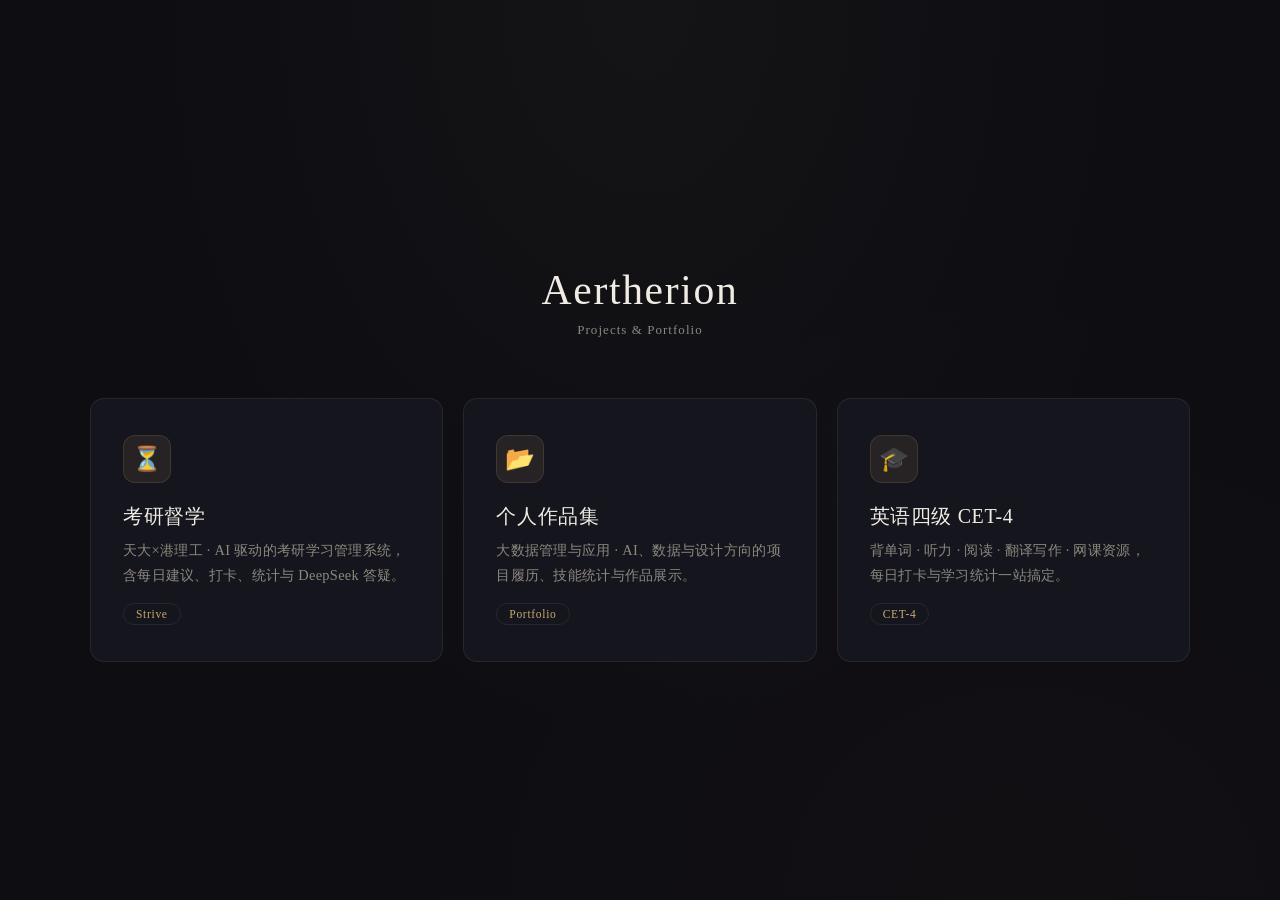
<file: index.html>
<!DOCTYPE html>
<html lang="zh-CN">
<head>
<meta charset="UTF-8">
<meta name="viewport" content="width=device-width, initial-scale=1.0, viewport-fit=cover">
<meta name="theme-color" content="#0d0d12">
<title>Aertherion · Projects</title>
<style>
:root {
  --ink: #f0ece4;
  --ink-dim: #8b887e;
  --paper: #0d0d12;
  --paper-lift: #15151d;
  --gold: #c9a96e;
  --gold-burn: #e8c97a;
  --line: rgba(240,236,228,0.08);
  --radius: 14px;
  --font: 'Georgia', 'Times New Roman', 'PingFang SC', 'Microsoft YaHei', 'Noto Serif SC', serif;
  --mono: 'SF Mono', 'Menlo', 'Monaco', 'Cascadia Code', monospace;
}
* { box-sizing: border-box; margin: 0; padding: 0; }

body {
  background: var(--paper);
  color: var(--ink);
  font-family: var(--font);
  min-height: 100vh;
  display: flex;
  flex-direction: column;
  align-items: center;
  justify-content: center;
  padding: 32px 24px;
  background-image:
    radial-gradient(ellipse at 50% 0%, rgba(201,169,110,0.04) 0%, transparent 60%),
    radial-gradient(ellipse at 80% 100%, rgba(177,85,51,0.03) 0%, transparent 50%);
  -webkit-tap-highlight-color: transparent;
}

.header {
  text-align: center;
  margin-bottom: 60px;
}
.header h1 {
  font-size: clamp(1.6rem, 5vw, 2.6rem);
  font-weight: 400;
  letter-spacing: 0.04em;
  color: var(--ink);
  margin-bottom: 8px;
}
.header .tagline {
  font-size: 13px;
  color: var(--ink-dim);
  letter-spacing: 0.08em;
}

.cards {
  display: grid;
  grid-template-columns: repeat(auto-fit, minmax(280px, 1fr));
  gap: 20px;
  width: min(1100px, 100%);
}

.card {
  position: relative;
  background: var(--paper-lift);
  border: 1px solid var(--line);
  border-radius: var(--radius);
  padding: 36px 32px;
  text-decoration: none;
  color: inherit;
  transition: all 0.32s cubic-bezier(0.22, 1, 0.36, 1);
  overflow: hidden;
  cursor: pointer;
  display: block;
}
.card::before {
  content: "";
  position: absolute;
  inset: 0;
  border-radius: inherit;
  background: radial-gradient(circle at 30% 20%, rgba(201,169,110,0.06), transparent 70%);
  opacity: 0;
  transition: opacity 0.4s ease;
}
.card:hover {
  transform: translateY(-4px);
  border-color: rgba(201,169,110,0.25);
  box-shadow: 0 24px 60px rgba(0,0,0,0.4);
}
.card:hover::before {
  opacity: 1;
}
.card:active {
  transform: scale(0.98);
}

.card-icon {
  width: 48px;
  height: 48px;
  display: flex;
  align-items: center;
  justify-content: center;
  border-radius: 12px;
  font-size: 1.5rem;
  margin-bottom: 20px;
  background: rgba(201,169,110,0.1);
  border: 1px solid rgba(201,169,110,0.15);
  transition: all 0.3s ease;
}
.card:hover .card-icon {
  background: rgba(201,169,110,0.18);
  border-color: rgba(201,169,110,0.35);
  transform: scale(1.05);
}

.card h2 {
  font-size: 1.25rem;
  font-weight: 400;
  letter-spacing: 0.03em;
  margin-bottom: 8px;
  color: var(--ink);
}
.card p {
  font-size: 0.9rem;
  color: var(--ink-dim);
  line-height: 1.7;
  letter-spacing: 0.02em;
}
.card .badge {
  display: inline-block;
  margin-top: 16px;
  padding: 4px 12px;
  border-radius: 999px;
  font-size: 0.72rem;
  letter-spacing: 0.06em;
  border: 1px solid var(--line);
  color: var(--gold);
  transition: all 0.3s ease;
}
.card:hover .badge {
  border-color: rgba(201,169,110,0.3);
  background: rgba(201,169,110,0.08);
}

@media (max-width: 620px) {
  body {
    justify-content: flex-start;
    padding-top: 60px;
  }
  .header {
    margin-bottom: 36px;
  }
  .cards {
    grid-template-columns: 1fr;
    width: 100%;
  }
  .card {
    padding: 28px 24px;
  }
}

@supports (padding: env(safe-area-inset-top)) {
  body {
    padding-top: calc(60px + env(safe-area-inset-top));
    padding-bottom: calc(32px + env(safe-area-inset-bottom));
  }
}

@media (prefers-reduced-motion: reduce) {
  .card, .card-icon, .card .badge {
    transition: none !important;
  }
}
</style>
</head>
<body>

<div class="header">
  <h1>Aertherion</h1>
  <p class="tagline">Projects &amp; Portfolio</p>
</div>

<div class="cards">
  <a class="card" href="./strive/">
    <div class="card-icon">⏳</div>
    <h2>考研督学</h2>
    <p>天大×港理工 · AI 驱动的考研学习管理系统，含每日建议、打卡、统计与 DeepSeek 答疑。</p>
    <span class="badge">Strive</span>
  </a>

  <a class="card" href="./portfolio/">
    <div class="card-icon">📂</div>
    <h2>个人作品集</h2>
    <p>大数据管理与应用 · AI、数据与设计方向的项目履历、技能统计与作品展示。</p>
    <span class="badge">Portfolio</span>
  </a>

  <a class="card" href="./cet4/">
    <div class="card-icon">🎓</div>
    <h2>英语四级 CET-4</h2>
    <p>背单词 · 听力 · 阅读 · 翻译写作 · 网课资源，每日打卡与学习统计一站搞定。</p>
    <span class="badge">CET-4</span>
  </a>
</div>

</body>
</html>
</file>
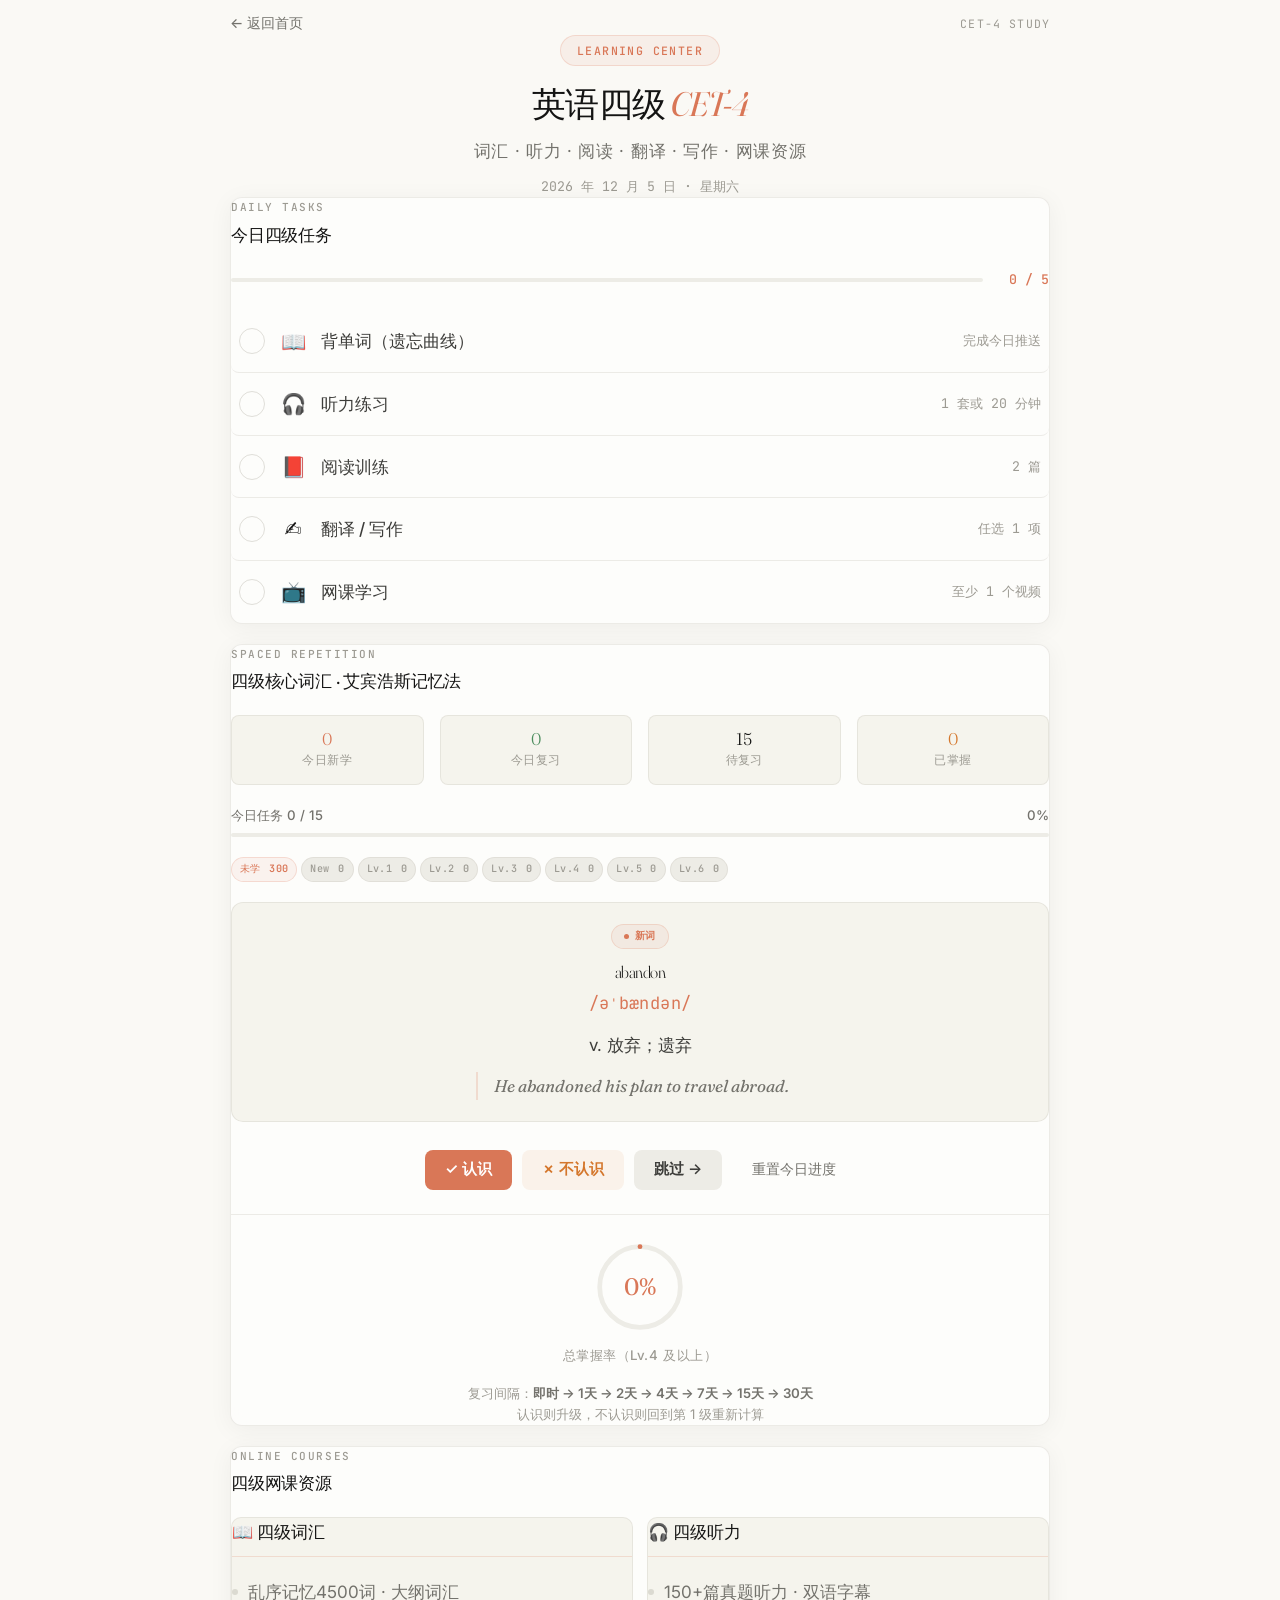
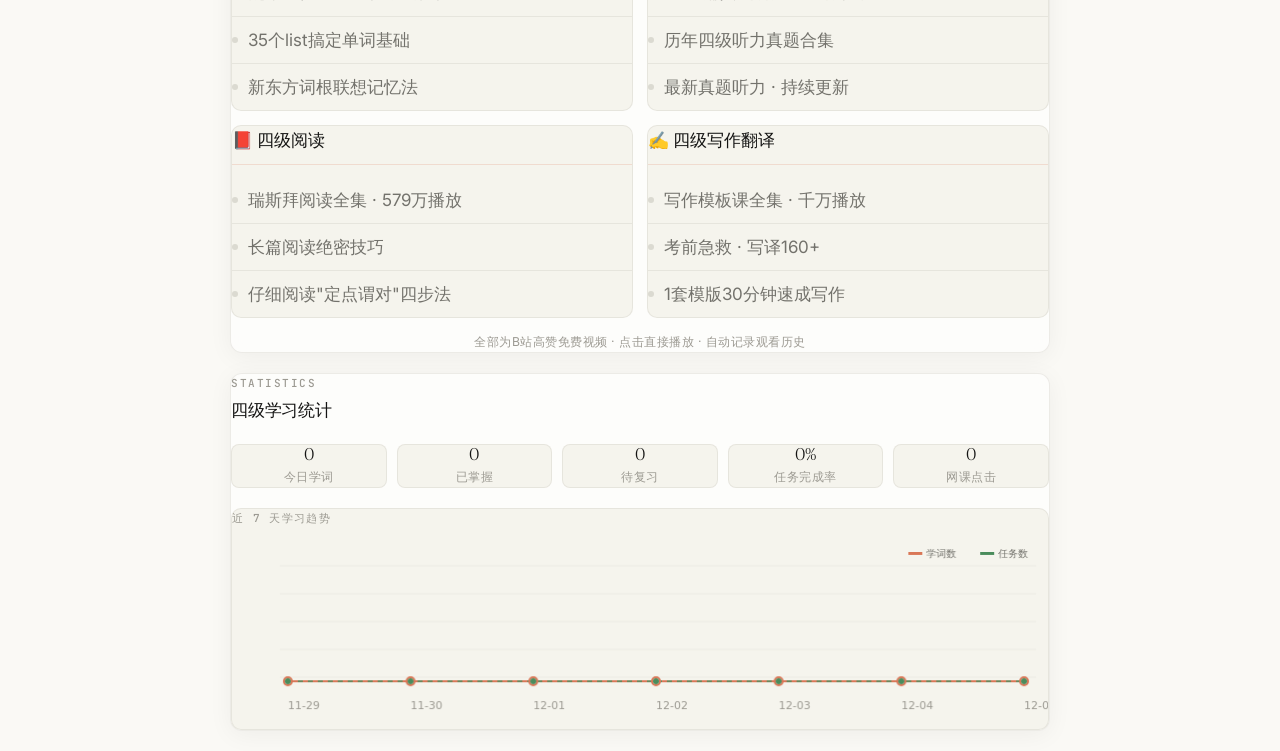
<file: cet4/index.html>
<!DOCTYPE html>
<html lang="zh-CN">
<head>
<meta charset="UTF-8">
<meta name="viewport" content="width=device-width, initial-scale=1.0, viewport-fit=cover">
<meta name="theme-color" content="#FAF9F5">
<meta name="color-scheme" content="light">
<title>英语四级 CET-4 · 学习中心</title>
<link rel="preconnect" href="https://fonts.googleapis.com">
<link rel="preconnect" href="https://fonts.gstatic.com" crossorigin>
<link href="https://fonts.googleapis.com/css2?family=Fraunces:ital,opsz,wght@0,9..144,300;0,9..144,400;0,9..144,500;0,9..144,600;1,9..144,400&family=Inter:wght@400;500;600&family=JetBrains+Mono:wght@400;500&display=swap" rel="stylesheet">
<style>
:root {
  --bg:#FAF9F5;--bg-warm:#F5F4ED;--bg-lift:#EDECE6;
  --surface:rgba(255,255,255,0.6);--ink:#141413;--ink-secondary:#3D3D3A;
  --ink-muted:#73726C;--ink-faint:#9C9A92;
  --accent:#d97757;--accent-hover:#c46849;
  --accent-light:rgba(217,119,87,0.08);--accent-border:rgba(217,119,87,0.2);
  --success:#4a8c5c;--success-light:rgba(74,140,92,0.08);
  --warn:#d4772c;--warn-light:rgba(212,119,44,0.08);
  --border:rgba(194,192,182,0.3);--border-strong:rgba(194,192,182,0.5);
  --radius-lg:12px;--radius:10px;--radius-sm:8px;--radius-xs:4px;--radius-pill:9999px;
  --shadow-card:0 4px 24px rgba(0,0,0,0.05);--shadow-hover:0 8px 32px rgba(0,0,0,0.08);
  --font-display:'Fraunces','Noto Serif SC','PingFang SC',Georgia,serif;
  --font-body:'Inter',-apple-system,'PingFang SC','Microsoft YaHei','Noto Sans SC',system-ui,sans-serif;
  --font-mono:'JetBrains Mono','SF Mono','Menlo',monospace;
  --ease:cubic-bezier(0.22,1,0.36,1);--duration:180ms;
}
*,*::before,*::after{box-sizing:border-box;margin:0;padding:0}
html{font-size:17px;-webkit-text-size-adjust:100%}
body{background:var(--bg);color:var(--ink);font-family:var(--font-body);font-size:1rem;line-height:1.65;min-height:100vh;-webkit-font-smoothing:antialiased}
.container{max-width:820px;margin:0 auto;padding:clamp(2rem,1.08rem+3.92vw,3.5rem) clamp(1.25rem,0.8rem+2vw,2.5rem) clamp(4rem,3rem+4vw,6rem)}
.topbar{display:flex;align-items:center;justify-content:space-between;padding:12px 0 0;margin-bottom:clamp(2rem,1.5rem+2vw,3.5rem)}
.topbar-back{font-size:.82rem;font-weight:500;color:var(--ink-muted);text-decoration:none;transition:color var(--duration) var(--ease)}
.topbar-back:hover{color:var(--accent)}
.topbar-label{font-family:var(--font-mono);font-size:.68rem;color:var(--ink-faint);letter-spacing:.1em;text-transform:uppercase}
.hero{text-align:center;padding:16px 0 clamp(2rem,1.5rem+2vw,3rem)}
.hero-badge{display:inline-block;font-family:var(--font-mono);font-size:.68rem;font-weight:500;letter-spacing:.12em;text-transform:uppercase;color:var(--accent);background:var(--accent-light);border:.5px solid var(--accent-border);padding:5px 16px;border-radius:var(--radius-pill);margin-bottom:20px}
.hero h1{font-family:var(--font-display);font-size:clamp(2.4rem,1.8rem+2.5vw,3.8rem);font-weight:300;letter-spacing:-0.025em;line-height:1.1;color:var(--ink);margin-bottom:14px;font-variation-settings:'opsz' 144}
.hero h1 em{font-style:italic;font-weight:400;color:var(--accent)}
.hero-sub{font-size:clamp(.95rem,.9rem+.2vw,1.1rem);color:var(--ink-muted);letter-spacing:.04em}
.hero-date{font-family:var(--font-mono);font-size:.78rem;color:var(--ink-faint);margin-top:10px}
.card{background:var(--surface);backdrop-filter:blur(8px);-webkit-backdrop-filter:blur(8px);border:.5px solid var(--border);border-radius:var(--radius-lg);padding:clamp(1.5rem,1.2rem+1.2vw,2.25rem);margin-bottom:20px;box-shadow:var(--shadow-card);transition:box-shadow var(--duration) ease-in-out;animation:cardIn .45s ease both}
.card:nth-child(1){animation-delay:.03s}.card:nth-child(2){animation-delay:.06s}.card:nth-child(3){animation-delay:.09s}.card:nth-child(4){animation-delay:.12s}.card:nth-child(5){animation-delay:.15s}
@keyframes cardIn{from{opacity:0;transform:translateY(12px)}to{opacity:1;transform:translateY(0)}}
.card:hover{box-shadow:var(--shadow-hover)}
.card-label{font-family:var(--font-mono);font-size:.65rem;font-weight:500;letter-spacing:.14em;text-transform:uppercase;color:var(--ink-faint);margin-bottom:4px}
.card-title{font-family:var(--font-display);font-size:clamp(1.3rem,1.15rem+.6vw,1.7rem);font-weight:400;color:var(--ink);letter-spacing:-.01em;margin-bottom:20px;font-variation-settings:'opsz' 48}
.task-progress{display:flex;align-items:center;gap:14px;margin-bottom:20px}
.task-progress-track{flex:1;height:4px;background:var(--bg-lift);border-radius:2px;overflow:hidden}
.task-progress-fill{height:100%;background:var(--accent);border-radius:2px;transition:width .5s var(--ease)}
.task-progress-text{font-family:var(--font-mono);font-size:.78rem;font-weight:500;color:var(--accent);min-width:52px;text-align:right;white-space:nowrap}
.task-row{display:flex;align-items:center;gap:14px;padding:14px 8px;border-bottom:.5px solid var(--border);cursor:pointer;transition:background var(--duration) var(--ease);border-radius:var(--radius-sm)}
.task-row:last-child{border-bottom:none}
.task-row:hover{background:rgba(245,244,237,.5)}
.task-row.done{opacity:.4}
.task-row.done .task-check{background:var(--accent);border-color:var(--accent);color:#fff}
.task-check{width:26px;height:26px;border-radius:50%;border:1.5px solid var(--border-strong);display:flex;align-items:center;justify-content:center;font-size:12px;flex-shrink:0;transition:all var(--duration) var(--ease)}
.task-icon{font-size:1.2rem;width:28px;text-align:center;flex-shrink:0}
.task-label{flex:1;font-size:clamp(.95rem,.9rem+.2vw,1.05rem);color:var(--ink-secondary);font-weight:500}
.task-target{font-size:.78rem;color:var(--ink-faint);font-family:var(--font-mono);white-space:nowrap}

/* ---- 单词卡 + 遗忘曲线 ---- */
.sr-summary{display:flex;gap:16px;margin-bottom:20px;flex-wrap:wrap}
.sr-stat{flex:1;min-width:80px;text-align:center;padding:14px 8px;background:var(--bg-warm);border:.5px solid var(--border);border-radius:var(--radius-sm)}
.sr-stat-num{font-family:var(--font-display);font-size:clamp(1.5rem,1.2rem+.8vw,2rem);font-weight:300;color:var(--ink);line-height:1;font-variation-settings:'opsz' 48}
.sr-stat-num.terra{color:var(--accent)}
.sr-stat-num.green{color:var(--success)}
.sr-stat-num.orange{color:var(--warn)}
.sr-stat-label{font-size:.68rem;font-weight:500;color:var(--ink-faint);letter-spacing:.04em;margin-top:4px}

.sr-progress{margin-bottom:20px}
.sr-progress-label{display:flex;justify-content:space-between;font-size:.78rem;color:var(--ink-muted);margin-bottom:6px;font-weight:500}
.sr-progress-track{height:4px;background:var(--bg-lift);border-radius:2px;overflow:hidden}
.sr-progress-fill{height:100%;background:var(--accent);border-radius:2px;transition:width .5s var(--ease)}

.sr-levels{display:flex;gap:4px;margin-bottom:20px;flex-wrap:wrap}
.sr-level-chip{font-family:var(--font-mono);font-size:.6rem;font-weight:500;letter-spacing:.04em;padding:3px 8px;border-radius:var(--radius-pill);background:var(--bg-lift);color:var(--ink-faint);border:.5px solid var(--border);white-space:nowrap}
.sr-level-chip.active{background:var(--accent-light);color:var(--accent);border-color:var(--accent-border)}
.sr-level-chip .chip-count{font-weight:600;margin-left:2px}

.vocab-wrapper{background:var(--bg-warm);border:.5px solid var(--border);border-radius:var(--radius-lg);padding:clamp(2rem,1.5rem+2vw,3rem) clamp(1.5rem,1rem+2vw,2.5rem);text-align:center;min-height:220px;display:flex;flex-direction:column;align-items:center;justify-content:center;position:relative;overflow:hidden;transition:box-shadow var(--duration) ease-in-out}
.vocab-wrapper:hover{box-shadow:var(--shadow-card)}
.vocab-badge{display:inline-flex;align-items:center;gap:6px;font-family:var(--font-mono);font-size:.6rem;font-weight:600;letter-spacing:.08em;text-transform:uppercase;color:var(--accent);background:var(--accent-light);border:.5px solid var(--accent-border);padding:3px 12px;border-radius:var(--radius-pill);margin-bottom:14px}
.vocab-badge .badge-dot{width:5px;height:5px;border-radius:50%;background:var(--accent)}
.vocab-word{font-family:var(--font-display);font-size:clamp(2.8rem,2.2rem+2.5vw,4rem);font-weight:300;color:var(--ink);letter-spacing:-.03em;line-height:1.05;margin-bottom:8px;font-variation-settings:'opsz' 144;transition:opacity .15s}
.vocab-phonetic{font-family:var(--font-mono);font-size:clamp(.85rem,.8rem+.2vw,1rem);color:var(--accent);margin-bottom:16px;letter-spacing:.02em}
.vocab-meaning{font-size:clamp(1.05rem,1rem+.2vw,1.2rem);color:var(--ink-secondary);margin-bottom:14px;line-height:1.5}
.vocab-example{font-family:var(--font-display);font-size:clamp(.9rem,.85rem+.2vw,1.05rem);font-style:italic;color:var(--ink-muted);line-height:1.6;max-width:440px;padding:0 16px;border-left:2px solid var(--accent-border);margin:0 auto;text-align:left}
.vocab-actions{display:flex;gap:10px;justify-content:center;flex-wrap:wrap;margin-top:28px}
.btn{padding:10px 20px;border-radius:var(--radius-sm);border:none;background:var(--bg-lift);color:var(--ink-secondary);font-size:.88rem;font-family:var(--font-body);font-weight:600;cursor:pointer;transition:box-shadow var(--duration) ease-in-out,background var(--duration) ease-in-out,color var(--duration) ease-in-out;white-space:nowrap;user-select:none;-webkit-user-select:none;min-height:40px}
.btn:hover{background:var(--bg-warm);color:var(--ink)}
.btn:active{transform:scale(.98)}
.btn-primary{background:var(--ink);color:var(--bg)}
.btn-primary:hover{background:#2a2a27;color:var(--bg);box-shadow:0 2px 8px rgba(0,0,0,.12)}
.btn-ghost{background:transparent;color:var(--ink-muted);font-size:.82rem;font-weight:500}
.btn-ghost:hover{background:var(--accent-light);color:var(--accent)}
.btn-success{background:var(--accent);color:#fff}
.btn-success:hover{background:var(--accent-hover);color:#fff;box-shadow:0 2px 12px rgba(217,119,87,.2)}
.btn-warn{background:var(--warn-light);color:var(--warn)}
.btn-warn:hover{background:rgba(212,119,44,.15);color:var(--warn)}

.vocab-mastery{text-align:center;margin-top:24px;padding-top:24px;border-top:.5px solid var(--border)}
.mastery-ring{width:96px;height:96px;margin:0 auto 10px;position:relative}
.mastery-ring svg{width:100%;height:100%;transform:rotate(-90deg)}
.mastery-ring-bg{fill:none;stroke:var(--bg-lift);stroke-width:5}
.mastery-ring-fill{fill:none;stroke:var(--accent);stroke-width:5;stroke-linecap:round;transition:stroke-dashoffset .8s var(--ease)}
.mastery-ring-text{position:absolute;inset:0;display:flex;align-items:center;justify-content:center;font-family:var(--font-display);font-size:1.4rem;font-weight:400;color:var(--accent)}
.mastery-label{font-size:.78rem;font-weight:500;color:var(--ink-faint);letter-spacing:.04em}

.sr-hint{text-align:center;margin-top:16px;font-size:.78rem;color:var(--ink-faint);line-height:1.6}
.sr-hint strong{color:var(--ink-muted);font-weight:600}

/* ---- 网课 ---- */
.course-grid{display:grid;grid-template-columns:1fr 1fr;gap:14px}
.course-cat{background:var(--bg-warm);border:.5px solid var(--border);border-radius:var(--radius);padding:clamp(1.2rem,1rem+.8vw,1.6rem);transition:box-shadow var(--duration) ease-in-out}
.course-cat:hover{box-shadow:var(--shadow-card)}
.course-cat-title{font-family:var(--font-display);font-size:clamp(.95rem,.9rem+.2vw,1.1rem);font-weight:400;color:var(--ink);margin-bottom:12px;padding-bottom:10px;border-bottom:1px solid var(--accent-border);font-variation-settings:'opsz' 24}
.course-link{display:flex;align-items:center;gap:10px;padding:9px 0;font-size:clamp(.85rem,.82rem+.12vw,.95rem);color:var(--ink-muted);text-decoration:none;border-bottom:.5px solid var(--border);transition:color var(--duration) ease-in-out;cursor:pointer}
.course-link:last-child{border-bottom:none}
.course-link:hover{color:var(--accent)}
.course-dot{width:6px;height:6px;border-radius:50%;background:var(--border-strong);flex-shrink:0;transition:background var(--duration) ease-in-out}
.course-link:hover .course-dot{background:var(--accent)}
.course-views{font-size:.68rem;color:var(--ink-faint);margin-left:auto;font-family:var(--font-mono);white-space:nowrap}
.course-footer{text-align:center;margin-top:14px;font-size:.72rem;color:var(--ink-faint);letter-spacing:.04em}

/* ---- 统计 ---- */
.stat-grid{display:grid;grid-template-columns:repeat(5,1fr);gap:10px;margin-bottom:20px}
.stat-item{background:var(--bg-warm);border:.5px solid var(--border);border-radius:var(--radius-sm);padding:clamp(1rem,.8rem+.8vw,1.4rem) 10px;text-align:center;transition:box-shadow var(--duration) ease-in-out}
.stat-item:hover{box-shadow:var(--shadow-card)}
.stat-num{font-family:var(--font-display);font-size:clamp(1.4rem,1.2rem+.8vw,2rem);font-weight:300;color:var(--ink);line-height:1;font-variation-settings:'opsz' 48}
.stat-label{font-size:.68rem;font-weight:500;color:var(--ink-faint);letter-spacing:.04em;margin-top:6px}
.chart-box{background:var(--bg-warm);border:.5px solid var(--border);border-radius:var(--radius);padding:clamp(1.2rem,1rem+.8vw,1.6rem)}
.chart-title{font-family:var(--font-mono);font-size:.65rem;font-weight:500;letter-spacing:.12em;text-transform:uppercase;color:var(--ink-faint);margin-bottom:14px}
.chart-box canvas{width:100%!important;height:auto!important}

.toast{position:fixed;top:24px;left:50%;transform:translateX(-50%);background:var(--ink);color:var(--bg);padding:10px 24px;border-radius:var(--radius-pill);font-size:.82rem;font-weight:500;z-index:999;animation:toastAnim 2.2s forwards;pointer-events:none}
@keyframes toastAnim{0%{opacity:0;transform:translateX(-50%) translateY(-8px)}12%{opacity:1;transform:translateX(-50%) translateY(0)}80%{opacity:1}100%{opacity:0;transform:translateX(-50%) translateY(-4px)}}

@media(max-width:640px){html{font-size:16px}.topbar{margin-bottom:28px}.hero{padding:8px 0 28px}.course-grid{grid-template-columns:1fr}.stat-grid{grid-template-columns:repeat(3,1fr)}.btn{padding:9px 16px;font-size:.82rem;min-height:44px}.task-row{min-height:48px}.course-link{min-height:44px}.sr-summary{gap:8px}.sr-levels{gap:3px}}
@media(pointer:coarse){.btn{min-height:44px}.task-row{min-height:48px}.course-link{min-height:44px}.card:hover{box-shadow:var(--shadow-card)}}
@media(prefers-reduced-motion:reduce){*,*::before,*::after{animation-duration:.01ms!important;transition-duration:.01ms!important}}
@media print{body{background:#fff}.topbar,.btn,.vocab-actions{display:none}.card{box-shadow:none;border:1px solid #ddd;break-inside:avoid}}
::-webkit-scrollbar{width:6px}::-webkit-scrollbar-track{background:transparent}::-webkit-scrollbar-thumb{background:rgba(194,192,182,.4);border-radius:3px}
</style>
</head>
<body>
<div class="container">
  <nav class="topbar"><a class="topbar-back" href="../">← 返回首页</a><span class="topbar-label">CET-4 Study</span></nav>
  <header class="hero">
    <div class="hero-badge">Learning Center</div>
    <h1>英语四级 <em>CET-4</em></h1>
    <div class="hero-sub">词汇 · 听力 · 阅读 · 翻译 · 写作 · 网课资源</div>
    <div class="hero-date" id="hero-date"></div>
  </header>

  <!-- 今日任务 -->
  <div class="card">
    <div class="card-label">Daily Tasks</div>
    <div class="card-title">今日四级任务</div>
    <div class="task-progress"><div class="task-progress-track"><div class="task-progress-fill" id="task-progress-fill" style="width:0%"></div></div><div class="task-progress-text" id="task-progress-text">0 / 5</div></div>
    <div id="task-checklist"></div>
  </div>

  <!-- 背单词 · 遗忘曲线 -->
  <div class="card">
    <div class="card-label">Spaced Repetition</div>
    <div class="card-title">四级核心词汇 · 艾宾浩斯记忆法</div>

    <!-- 每日统计 -->
    <div class="sr-summary">
      <div class="sr-stat"><div class="sr-stat-num terra" id="sr-new">0</div><div class="sr-stat-label">今日新学</div></div>
      <div class="sr-stat"><div class="sr-stat-num green" id="sr-reviewed">0</div><div class="sr-stat-label">今日复习</div></div>
      <div class="sr-stat"><div class="sr-stat-num" id="sr-due">0</div><div class="sr-stat-label">待复习</div></div>
      <div class="sr-stat"><div class="sr-stat-num orange" id="sr-mastered">0</div><div class="sr-stat-label">已掌握</div></div>
    </div>

    <!-- 今日进度 -->
    <div class="sr-progress">
      <div class="sr-progress-label"><span id="sr-progress-text">今日任务 0 / 0</span><span id="sr-progress-pct">0%</span></div>
      <div class="sr-progress-track"><div class="sr-progress-fill" id="sr-progress-fill" style="width:0%"></div></div>
    </div>

    <!-- 等级分布 -->
    <div class="sr-levels" id="sr-levels"></div>

    <!-- 单词卡 -->
    <div class="vocab-wrapper" id="vocab-wrapper">
      <div class="vocab-badge" id="vocab-badge"><span class="badge-dot"></span>新词</div>
      <div class="vocab-word" id="vocab-word">--</div>
      <div class="vocab-phonetic" id="vocab-phonetic"></div>
      <div class="vocab-meaning" id="vocab-meaning"></div>
      <div class="vocab-example" id="vocab-example"></div>
    </div>

    <div class="vocab-actions">
      <button class="btn btn-success" onclick="srReview(true)">✓ 认识</button>
      <button class="btn btn-warn" onclick="srReview(false)">✗ 不认识</button>
      <button class="btn" onclick="srSkip()">跳过 →</button>
      <button class="btn btn-ghost" onclick="srReset()">重置今日进度</button>
    </div>

    <div class="vocab-mastery">
      <div class="mastery-ring">
        <svg viewBox="0 0 100 100"><circle class="mastery-ring-bg" cx="50" cy="50" r="42"/><circle class="mastery-ring-fill" id="mastery-ring-fill" cx="50" cy="50" r="42" stroke-dasharray="263.9" stroke-dashoffset="263.9"/></svg>
        <div class="mastery-ring-text" id="mastery-rate">0%</div>
      </div>
      <div class="mastery-label">总掌握率（Lv.4 及以上）</div>
    </div>

    <div class="sr-hint">
      复习间隔：<strong>即时 → 1天 → 2天 → 4天 → 7天 → 15天 → 30天</strong><br>
      认识则升级，不认识则回到第 1 级重新计算
    </div>
  </div>

  <!-- 网课资源 -->
  <div class="card">
    <div class="card-label">Online Courses</div>
    <div class="card-title">四级网课资源</div>
    <div class="course-grid">
      <div class="course-cat">
        <div class="course-cat-title">📖 四级词汇</div>
        <a class="course-link" href="https://www.bilibili.com/video/BV1kq4y1V7gm" target="_blank" data-res="cet4_vocab_high" onclick="trackCourse(this)"><span class="course-dot"></span>乱序记忆4500词 · 大纲词汇<span class="course-views" id="cv-cet4_vocab_high"></span></a>
        <a class="course-link" href="https://www.bilibili.com/video/BV1La2mYnEzu" target="_blank" data-res="cet4_vocab_root" onclick="trackCourse(this)"><span class="course-dot"></span>35个list搞定单词基础<span class="course-views" id="cv-cet4_vocab_root"></span></a>
        <a class="course-link" href="https://www.bilibili.com/video/BV1Tm4y1z79i" target="_blank" data-res="cet4_vocab_quick" onclick="trackCourse(this)"><span class="course-dot"></span>新东方词根联想记忆法<span class="course-views" id="cv-cet4_vocab_quick"></span></a>
      </div>
      <div class="course-cat">
        <div class="course-cat-title">🎧 四级听力</div>
        <a class="course-link" href="https://www.bilibili.com/video/BV1oP4y1V7U6" target="_blank" data-res="cet4_listen_skill" onclick="trackCourse(this)"><span class="course-dot"></span>150+篇真题听力 · 双语字幕<span class="course-views" id="cv-cet4_listen_skill"></span></a>
        <a class="course-link" href="https://www.bilibili.com/video/BV1kdz3YkEET" target="_blank" data-res="cet4_listen_real" onclick="trackCourse(this)"><span class="course-dot"></span>历年四级听力真题合集<span class="course-views" id="cv-cet4_listen_real"></span></a>
        <a class="course-link" href="https://www.bilibili.com/video/BV1N2RDBxE14" target="_blank" data-res="cet4_listen_news" onclick="trackCourse(this)"><span class="course-dot"></span>最新真题听力 · 持续更新<span class="course-views" id="cv-cet4_listen_news"></span></a>
      </div>
      <div class="course-cat">
        <div class="course-cat-title">📕 四级阅读</div>
        <a class="course-link" href="https://www.bilibili.com/video/BV1yr4y1n7cU" target="_blank" data-res="cet4_read_method" onclick="trackCourse(this)"><span class="course-dot"></span>瑞斯拜阅读全集 · 579万播放<span class="course-views" id="cv-cet4_read_method"></span></a>
        <a class="course-link" href="https://www.bilibili.com/video/BV1KiVtz6EMr" target="_blank" data-res="cet4_read_careful" onclick="trackCourse(this)"><span class="course-dot"></span>长篇阅读绝密技巧<span class="course-views" id="cv-cet4_read_careful"></span></a>
        <a class="course-link" href="https://www.bilibili.com/video/BV1HkVA6EEvy" target="_blank" data-res="cet4_read_match" onclick="trackCourse(this)"><span class="course-dot"></span>仔细阅读"定点谓对"四步法<span class="course-views" id="cv-cet4_read_match"></span></a>
      </div>
      <div class="course-cat">
        <div class="course-cat-title">✍️ 四级写作翻译</div>
        <a class="course-link" href="https://www.bilibili.com/video/BV1vK4y1e7A6" target="_blank" data-res="cet4_write_template" onclick="trackCourse(this)"><span class="course-dot"></span>写作模板课全集 · 千万播放<span class="course-views" id="cv-cet4_write_template"></span></a>
        <a class="course-link" href="https://www.bilibili.com/video/BV1coVu6AEA9" target="_blank" data-res="cet4_trans_expr" onclick="trackCourse(this)"><span class="course-dot"></span>考前急救 · 写译160+<span class="course-views" id="cv-cet4_trans_expr"></span></a>
        <a class="course-link" href="https://www.bilibili.com/video/BV1Y8Gv6XEdA" target="_blank" data-res="cet4_write_sprint" onclick="trackCourse(this)"><span class="course-dot"></span>1套模版30分钟速成写作<span class="course-views" id="cv-cet4_write_sprint"></span></a>
      </div>
    </div>
    <div class="course-footer">全部为B站高赞免费视频 · 点击直接播放 · 自动记录观看历史</div>
  </div>

  <!-- 学习统计 -->
  <div class="card">
    <div class="card-label">Statistics</div>
    <div class="card-title">四级学习统计</div>
    <div class="stat-grid">
      <div class="stat-item"><div class="stat-num" id="st-today">0</div><div class="stat-label">今日学词</div></div>
      <div class="stat-item"><div class="stat-num" id="st-mastered">0</div><div class="stat-label">已掌握</div></div>
      <div class="stat-item"><div class="stat-num" id="st-review">0</div><div class="stat-label">待复习</div></div>
      <div class="stat-item"><div class="stat-num" id="st-task-rate">0%</div><div class="stat-label">任务完成率</div></div>
      <div class="stat-item"><div class="stat-num" id="st-clicks">0</div><div class="stat-label">网课点击</div></div>
    </div>
    <div class="chart-box"><div class="chart-title">近 7 天学习趋势</div><canvas id="chart-weekly" height="180"></canvas></div>
  </div>
</div>
<div id="toasts"></div>

<script>
// ═══════════════════════════════════════════
// CET-4 四级常用词库 (200 高频词)
// ═══════════════════════════════════════════
const WORDS=[
{w:'abandon',p:'/əˈbændən/',m:'v. 放弃；遗弃',e:'He abandoned his plan to travel abroad.'},
{w:'ability',p:'/əˈbɪləti/',m:'n. 能力；才能',e:'She has the ability to solve complex problems.'},
{w:'able',p:'/ˈeɪbl/',m:'adj. 能够的；有能力的',e:'Will you be able to come tomorrow?'},
{w:'abnormal',p:'/æbˈnɔːrml/',m:'adj. 不正常的；反常的',e:'The doctor found nothing abnormal in the test results.'},
{w:'abolish',p:'/əˈbɒlɪʃ/',m:'v. 废除；废止',e:'The government voted to abolish the old law.'},
{w:'absorb',p:'/əbˈzɔːrb/',m:'v. 吸收；使全神贯注',e:'Plants absorb water through their roots.'},
{w:'abstract',p:'/ˈæbstrækt/',m:'adj. 抽象的',e:'The painting is very abstract and hard to understand.'},
{w:'abundant',p:'/əˈbʌndənt/',m:'adj. 丰富的；充裕的',e:'The region has abundant natural resources.'},
{w:'abuse',p:'/əˈbjuːz/',m:'v./n. 滥用；虐待',e:'Don\'t abuse your power as a manager.'},
{w:'academic',p:'/ˌækəˈdemɪk/',m:'adj. 学术的；学业的',e:'Her academic performance has improved greatly.'},
{w:'accelerate',p:'/əkˈseləreɪt/',m:'v. 加速；促进',e:'The car accelerated to 100 mph.'},
{w:'access',p:'/ˈækses/',m:'n./v. 通道；访问；获取',e:'Students have access to the library 24 hours a day.'},
{w:'accident',p:'/ˈæksɪdənt/',m:'n. 事故；意外',e:'There was a serious traffic accident this morning.'},
{w:'accommodate',p:'/əˈkɒmədeɪt/',m:'v. 容纳；适应',e:'The hotel can accommodate up to 500 guests.'},
{w:'accompany',p:'/əˈkʌmpəni/',m:'v. 陪伴；伴随',e:'She accompanied her mother to the hospital.'},
{w:'accomplish',p:'/əˈkʌmplɪʃ/',m:'v. 完成；实现',e:'She accomplished all her goals this year.'},
{w:'account',p:'/əˈkaʊnt/',m:'n. 账户；描述',e:'Please deposit money into my bank account.'},
{w:'accumulate',p:'/əˈkjuːmjəleɪt/',m:'v. 积累；积聚',e:'He accumulated wealth over many years.'},
{w:'accurate',p:'/ˈækjərət/',m:'adj. 精确的；准确的',e:'The report is not entirely accurate.'},
{w:'achieve',p:'/əˈtʃiːv/',m:'v. 达到；取得',e:'She achieved her dream of becoming a doctor.'},
{w:'acknowledge',p:'/əkˈnɒlɪdʒ/',m:'v. 承认；确认',e:'He acknowledged his mistake immediately.'},
{w:'acquire',p:'/əˈkwaɪər/',m:'v. 获得；学到',e:'She acquired a taste for classical music.'},
{w:'adapt',p:'/əˈdæpt/',m:'v. 适应；改编',e:'It took him a while to adapt to the new environment.'},
{w:'adequate',p:'/ˈædɪkwət/',m:'adj. 足够的；适当的',e:'We need adequate preparation for the exam.'},
{w:'adjust',p:'/əˈdʒʌst/',m:'v. 调整；适应',e:'Please adjust the volume of the TV.'},
{w:'administration',p:'/ədˌmɪnɪˈstreɪʃn/',m:'n. 管理；行政',e:'The administration announced new policies.'},
{w:'admire',p:'/ədˈmaɪər/',m:'v. 钦佩；赞赏',e:'I really admire your courage.'},
{w:'adopt',p:'/əˈdɒpt/',m:'v. 采纳；收养',e:'They decided to adopt a child.'},
{w:'advance',p:'/ədˈvɑːns/',m:'v./n. 前进；进步',e:'Technology continues to advance rapidly.'},
{w:'advantage',p:'/ədˈvɑːntɪdʒ/',m:'n. 优势；有利条件',e:'What is the main advantage of this plan?'},
{w:'advertise',p:'/ˈædvərtaɪz/',m:'v. 做广告；宣传',e:'They advertised the product on TV.'},
{w:'advocate',p:'/ˈædvəkeɪt/',m:'v./n. 提倡；拥护者',e:'She advocates for environmental protection.'},
{w:'affair',p:'/əˈfeər/',m:'n. 事件；事务',e:'Foreign affairs are handled carefully.'},
{w:'affect',p:'/əˈfekt/',m:'v. 影响；感动',e:'Smoking can seriously affect your health.'},
{w:'afford',p:'/əˈfɔːrd/',m:'v. 负担得起；提供',e:'I can\'t afford to buy a new car.'},
{w:'agency',p:'/ˈeɪdʒənsi/',m:'n. 代理机构；机构',e:'The travel agency arranged our trip.'},
{w:'aggressive',p:'/əˈɡresɪv/',m:'adj. 好斗的；积极的',e:'His aggressive attitude made people uncomfortable.'},
{w:'agriculture',p:'/ˈæɡrɪkʌltʃər/',m:'n. 农业',e:'Agriculture is the main industry in this region.'},
{w:'aircraft',p:'/ˈeəkrɑːft/',m:'n. 飞机；飞行器',e:'The aircraft landed safely at the airport.'},
{w:'alcohol',p:'/ˈælkəhɒl/',m:'n. 酒精；酒',e:'He doesn\'t drink alcohol at all.'},
{w:'alternative',p:'/ɔːlˈtɜːrnətɪv/',m:'n./adj. 替代选择；替代的',e:'We need to find an alternative solution.'},
{w:'amaze',p:'/əˈmeɪz/',m:'v. 使惊奇；使惊叹',e:'The magic show amazed the audience.'},
{w:'ambition',p:'/æmˈbɪʃn/',m:'n. 抱负；野心',e:'His ambition is to become a scientist.'},
{w:'ambitious',p:'/æmˈbɪʃəs/',m:'adj. 有抱负的；有野心的',e:'She is very ambitious about her career.'},
{w:'analyze',p:'/ˈænəlaɪz/',m:'v. 分析',e:'We need to analyze the data carefully.'},
{w:'ancient',p:'/ˈeɪnʃənt/',m:'adj. 古代的；古老的',e:'They visited an ancient temple in the mountains.'},
{w:'annual',p:'/ˈænjuəl/',m:'adj. 每年的；年度的',e:'The company holds an annual meeting every December.'},
{w:'anxiety',p:'/æŋˈzaɪəti/',m:'n. 焦虑；不安',e:'She felt a lot of anxiety before the interview.'},
{w:'apparent',p:'/əˈpærənt/',m:'adj. 明显的；表面上的',e:'It was apparent that she was unhappy.'},
{w:'appeal',p:'/əˈpiːl/',m:'v./n. 呼吁；吸引力',e:'The idea doesn\'t appeal to me at all.'},
{w:'appetite',p:'/ˈæpɪtaɪt/',m:'n. 食欲；欲望',e:'Exercise gives you a good appetite.'},
{w:'apply',p:'/əˈplaɪ/',m:'v. 申请；应用',e:'She applied for the job last week.'},
{w:'appoint',p:'/əˈpɔɪnt/',m:'v. 任命；指定',e:'They appointed her as the new director.'},
{w:'appreciate',p:'/əˈpriːʃieɪt/',m:'v. 欣赏；感激',e:'I really appreciate your help.'},
{w:'approach',p:'/əˈprəʊtʃ/',m:'v./n. 接近；方法',e:'We need a different approach to this problem.'},
{w:'appropriate',p:'/əˈprəʊpriət/',m:'adj. 适当的',e:'Choose an appropriate time to discuss this.'},
{w:'approve',p:'/əˈpruːv/',m:'v. 批准；赞成',e:'The committee approved the new plan.'},
{w:'arise',p:'/əˈraɪz/',m:'v. 出现；产生',e:'A new problem has arisen during the project.'},
{w:'arrange',p:'/əˈreɪndʒ/',m:'v. 安排；整理',e:'I\'ll arrange a meeting for next week.'},
{w:'artificial',p:'/ˌɑːrtɪˈfɪʃl/',m:'adj. 人工的；人造的',e:'Artificial intelligence is changing our world.'},
{w:'assemble',p:'/əˈsembl/',m:'v. 集合；组装',e:'The students assembled in the hall.'},
{w:'assess',p:'/əˈses/',m:'v. 评估；评价',e:'The teacher assessed the students\' progress.'},
{w:'assign',p:'/əˈsaɪn/',m:'v. 分配；指派',e:'The manager assigned the task to her team.'},
{w:'assist',p:'/əˈsɪst/',m:'v. 协助；帮助',e:'Can you assist me with this project?'},
{w:'associate',p:'/əˈsəʊʃieɪt/',m:'v. 联系；联想',e:'Most people associate summer with vacation.'},
{w:'assume',p:'/əˈsjuːm/',m:'v. 假设；承担',e:'Don\'t assume anything without evidence.'},
{w:'atmosphere',p:'/ˈætməsfɪər/',m:'n. 气氛；大气层',e:'The atmosphere in the room was very tense.'},
{w:'attach',p:'/əˈtætʃ/',m:'v. 附上；附上；依附',e:'Please attach your resume to the email.'},
{w:'attempt',p:'/əˈtempt/',m:'v./n. 尝试；企图',e:'He attempted to climb the mountain.'},
{w:'attend',p:'/əˈtend/',m:'v. 参加；出席；照料',e:'All students must attend the meeting.'},
{w:'attitude',p:'/ˈætɪtjuːd/',m:'n. 态度；看法',e:'Your attitude determines your success.'},
{w:'attract',p:'/əˈtrækt/',m:'v. 吸引',e:'The park attracts thousands of visitors each year.'},
{w:'audience',p:'/ˈɔːdiəns/',m:'n. 观众；听众',e:'The audience gave a standing ovation.'},
{w:'authority',p:'/ɔːˈθɒrəti/',m:'n. 权威；当局',e:'The local authorities launched an investigation.'},
{w:'automatic',p:'/ˌɔːtəˈmætɪk/',m:'adj. 自动的',e:'The door opens automatically.'},
{w:'available',p:'/əˈveɪləbl/',m:'adj. 可获得的；有空的',e:'Is this seat available?'},
{w:'average',p:'/ˈævərɪdʒ/',m:'n./adj. 平均；平均的',e:'The average age of the students is 20.'},
{w:'avoid',p:'/əˈvɔɪd/',m:'v. 避免；回避',e:'Try to avoid making the same mistake twice.'},
{w:'award',p:'/əˈwɔːrd/',m:'n./v. 奖；授予',e:'She was awarded a scholarship.'},
{w:'aware',p:'/əˈweər/',m:'adj. 意识到的；知道的',e:'Are you aware of the risks involved?'},
{w:'barrier',p:'/ˈbæriər/',m:'n. 障碍；屏障',e:'Language can be a barrier to communication.'},
{w:'benefit',p:'/ˈbenɪfɪt/',m:'n./v. 利益；受益',e:'Exercise benefits both body and mind.'},
{w:'blame',p:'/bleɪm/',m:'v./n. 责备；归咎于',e:'Don\'t blame others for your mistakes.'},
{w:'budget',p:'/ˈbʌdʒɪt/',m:'n./v. 预算',e:'We need to plan our monthly budget carefully.'},
{w:'burden',p:'/ˈbɜːrdn/',m:'n./v. 负担；重担',e:'The tax burden is heavy on small businesses.'},
{w:'campaign',p:'/kæmˈpeɪn/',m:'n. 运动；活动',e:'The government launched a health awareness campaign.'},
{w:'capable',p:'/ˈkeɪpəbl/',m:'adj. 有能力的；能干的',e:'She is capable of handling any challenge.'},
{w:'capture',p:'/ˈkæptʃər/',m:'v. 捕获；俘获',e:'The photographer captured a beautiful sunset.'},
{w:'career',p:'/kəˈrɪər/',m:'n. 职业；事业',e:'She has a successful career in marketing.'},
{w:'celebrate',p:'/ˈselɪbreɪt/',m:'v. 庆祝',e:'We celebrated her birthday with a big party.'},
{w:'challenge',p:'/ˈtʃælɪndʒ/',m:'n./v. 挑战',e:'Learning a new language is always a challenge.'},
{w:'character',p:'/ˈkærəktər/',m:'n. 性格；角色；特征',e:'He has a very strong character.'},
{w:'circumstance',p:'/ˈsɜːrkəmstæns/',m:'n. 环境；情况',e:'Under no circumstances should you give up.'},
{w:'collapse',p:'/kəˈlæps/',m:'v./n. 倒塌；崩溃',e:'The old building could collapse at any time.'},
{w:'colleague',p:'/ˈkɒliːɡ/',m:'n. 同事',e:'My colleague helped me finish the report.'},
{w:'commercial',p:'/kəˈmɜːʃl/',m:'adj./n. 商业的；广告',e:'The commercial district is very busy on weekends.'},
{w:'commit',p:'/kəˈmɪt/',m:'v. 承诺；犯（罪）',e:'He committed himself to the project.'},
{w:'communicate',p:'/kəˈmjuːnɪkeɪt/',m:'v. 沟通；传达',e:'It is important to communicate clearly.'},
{w:'community',p:'/kəˈmjuːnəti/',m:'n. 社区；共同体',e:'The local community organized a charity event.'},
{w:'companion',p:'/kəmˈpæniən/',m:'n. 同伴；伙伴',e:'The dog was her loyal companion for years.'},
{w:'compare',p:'/kəmˈpeər/',m:'v. 比较；对比',e:'Compare the two products before buying.'},
{w:'compensate',p:'/ˈkɒmpenseɪt/',m:'v. 补偿；赔偿',e:'Nothing can compensate for the loss of health.'},
{w:'compete',p:'/kəmˈpiːt/',m:'v. 竞争；比赛',e:'Several companies compete for the contract.'},
{w:'complex',p:'/ˈkɒmpleks/',m:'adj./n. 复杂的；综合体',e:'The situation is more complex than it seems.'},
{w:'component',p:'/kəmˈpəʊnənt/',m:'n. 组成部分；元件',e:'Each component of the machine has a function.'},
{w:'comprehension',p:'/ˌkɒmprɪˈhenʃn/',m:'n. 理解；理解力',e:'Reading comprehension is an important skill.'},
{w:'compromise',p:'/ˈkɒmprəmaɪz/',m:'n./v. 妥协；折中',e:'Both sides need to compromise to reach an agreement.'},
{w:'concentrate',p:'/ˈkɒnsntreɪt/',m:'v. 集中；专注',e:'I can\'t concentrate with all this noise.'},
{w:'concept',p:'/ˈkɒnsept/',m:'n. 概念；观念',e:'This is a new concept in education.'},
{w:'concern',p:'/kənˈsɜːrn/',m:'v./n. 涉及；关心；担忧',e:'This issue concerns everyone in the company.'},
{w:'conclude',p:'/kənˈkluːd/',m:'v. 得出结论；结束',e:'The meeting concluded at 5 p.m.'},
{w:'concrete',p:'/ˈkɒnkriːt/',m:'adj./n. 具体的；混凝土',e:'Can you give me a concrete example?'},
{w:'conduct',p:'/kənˈdʌkt/',m:'v./n. 进行；行为',e:'The scientist conducted several experiments.'},
{w:'confident',p:'/ˈkɒnfɪdənt/',m:'adj. 自信的；确信的',e:'She feels confident about the exam.'},
{w:'confirm',p:'/kənˈfɜːrm/',m:'v. 确认；证实',e:'Please confirm your reservation by email.'},
{w:'conflict',p:'/ˈkɒnflɪkt/',m:'n./v. 冲突；矛盾',e:'There was a conflict between the two groups.'},
{w:'confuse',p:'/kənˈfjuːz/',m:'v. 使困惑；混淆',e:'The instructions confused everyone.'},
{w:'conscious',p:'/ˈkɒnʃəs/',m:'adj. 有意识的；自觉的',e:'He was conscious of the danger.'},
{w:'consequence',p:'/ˈkɒnsɪkwəns/',m:'n. 结果；后果',e:'Every action has its consequences.'},
{w:'conservation',p:'/ˌkɒnsərˈveɪʃn/',m:'n. 保护；保存',e:'Wildlife conservation is very important.'},
{w:'consider',p:'/kənˈsɪdər/',m:'v. 考虑；认为',e:'Please consider my suggestion carefully.'},
{w:'considerable',p:'/kənˈsɪdərəbl/',m:'adj. 相当大的；重要的',e:'There has been a considerable improvement.'},
{w:'consist',p:'/kənˈsɪst/',m:'v. 由…组成',e:'The team consists of ten members.'},
{w:'constant',p:'/ˈkɒnstənt/',m:'adj./n. 恒定的；常数',e:'The temperature remained constant throughout the day.'},
{w:'construct',p:'/kənˈstrʌkt/',m:'v. 建造；构建',e:'They constructed a new bridge across the river.'},
{w:'consult',p:'/kənˈsʌlt/',m:'v. 咨询；查阅',e:'You should consult a doctor about this problem.'},
{w:'consume',p:'/kənˈsjuːm/',m:'v. 消耗；消费',e:'The factory consumes a lot of energy.'},
{w:'contact',p:'/ˈkɒntækt/',m:'n./v. 接触；联系',e:'Please contact me if you have any questions.'},
{w:'contain',p:'/kənˈteɪn/',m:'v. 包含；容纳',e:'This box contains 50 items.'},
{w:'contemporary',p:'/kənˈtemprəri/',m:'adj./n. 当代的；同时代的人',e:'Contemporary art is displayed in the gallery.'},
{w:'content',p:'/ˈkɒntent/',m:'n./adj. 内容；满足的',e:'Are you content with the results?'},
{w:'context',p:'/ˈkɒntekst/',m:'n. 语境；背景',e:'You need to understand the word in context.'},
{w:'contract',p:'/ˈkɒntrækt/',m:'n./v. 合同；收缩',e:'They signed a three-year contract.'},
{w:'contribute',p:'/kənˈtrɪbjuːt/',m:'v. 贡献；导致',e:'Everyone should contribute to the team effort.'},
{w:'controversial',p:'/ˌkɒntrəˈvɜːʃl/',m:'adj. 有争议的',e:'The new policy is highly controversial.'},
{w:'conventional',p:'/kənˈvenʃənl/',m:'adj. 传统的；常规的',e:'They prefer conventional teaching methods.'},
{w:'convince',p:'/kənˈvɪns/',m:'v. 说服；使确信',e:'I convinced her to join the team.'},
{w:'cooperate',p:'/kəʊˈɒpəreɪt/',m:'v. 合作；协作',e:'The two companies decided to cooperate on the project.'},
{w:'cope',p:'/kəʊp/',m:'v. 应付；处理',e:'How do you cope with stress at work?'},
{w:'correspond',p:'/ˌkɒrɪˈspɒnd/',m:'v. 相符；通信',e:'The results correspond with our predictions.'},
{w:'creative',p:'/kriˈeɪtɪv/',m:'adj. 有创造力的',e:'She has a very creative approach to teaching.'},
{w:'critical',p:'/ˈkrɪtɪkl/',m:'adj. 批评的；关键的；危急的',e:'Critical thinking is an essential skill.'},
{w:'cultivate',p:'/ˈkʌltɪveɪt/',m:'v. 培养；耕种',e:'We should cultivate good habits early.'},
{w:'curiosity',p:'/ˌkjʊəriˈɒsəti/',m:'n. 好奇心',e:'Children are full of curiosity about the world.'},
{w:'current',p:'/ˈkʌrənt/',m:'adj./n. 当前的；水流；电流',e:'The current situation is quite serious.'},
{w:'debate',p:'/dɪˈbeɪt/',m:'n./v. 辩论；争论',e:'There was a heated debate about the new law.'},
{w:'decade',p:'/ˈdekeɪd/',m:'n. 十年',e:'Great changes have taken place in the last decade.'},
{w:'decline',p:'/dɪˈklaɪn/',m:'v./n. 下降；拒绝',e:'Sales have declined by 10% this year.'},
{w:'definite',p:'/ˈdefɪnət/',m:'adj. 明确的；确定的',e:'We need a definite answer by Friday.'},
{w:'deliberate',p:'/dɪˈlɪbərət/',m:'adj. 故意的；深思熟虑的',e:'It was a deliberate decision, not an accident.'},
{w:'deliver',p:'/dɪˈlɪvər/',m:'v. 递送；发表',e:'The package was delivered yesterday.'},
{w:'demand',p:'/dɪˈmɑːnd/',m:'v./n. 要求；需求',e:'The workers demanded higher wages.'},
{w:'demonstrate',p:'/ˈdemənstreɪt/',m:'v. 展示；证明；示威',e:'The experiment demonstrates the theory.'},
{w:'depart',p:'/dɪˈpɑːrt/',m:'v. 出发；离开',e:'The train departs at 9 a.m.'},
{w:'deserve',p:'/dɪˈzɜːrv/',m:'v. 值得；应得',e:'You deserve a rest after all that hard work.'},
{w:'desperate',p:'/ˈdespərət/',m:'adj. 绝望的；拼命的',e:'She was desperate for help.'},
{w:'despite',p:'/dɪˈspaɪt/',m:'prep. 尽管；不管',e:'Despite the rain, we went for a walk.'},
{w:'destruction',p:'/dɪˈstrʌkʃn/',m:'n. 破坏；毁灭',e:'The earthquake caused massive destruction.'},
{w:'detect',p:'/dɪˈtekt/',m:'v. 探测；察觉',e:'The sensor can detect even the smallest changes.'},
{w:'determine',p:'/dɪˈtɜːrmɪn/',m:'v. 决定；确定',e:'We need to determine the cause of the problem.'},
{w:'device',p:'/dɪˈvaɪs/',m:'n. 设备；装置',e:'This device can measure temperature accurately.'},
{w:'devote',p:'/dɪˈvəʊt/',m:'v. 奉献；致力于',e:'She devoted her life to education.'},
{w:'dignity',p:'/ˈdɪɡnəti/',m:'n. 尊严；庄重',e:'Everyone should be treated with dignity.'},
{w:'diminish',p:'/dɪˈmɪnɪʃ/',m:'v. 减少；降低',e:'The pain gradually diminished over time.'},
{w:'discipline',p:'/ˈdɪsɪplɪn/',m:'n./v. 纪律；学科；惩罚',e:'Self-discipline is the key to success.'},
{w:'distinguish',p:'/dɪˈstɪŋɡwɪʃ/',m:'v. 区分；辨别',e:'Can you distinguish between the two colors?'},
{w:'domestic',p:'/dəˈmestɪk/',m:'adj. 国内的；家庭的',e:'Domestic flights are cheaper than international ones.'},
{w:'dominate',p:'/ˈdɒmɪneɪt/',m:'v. 支配；占优势',e:'One company dominates the market.'},
{w:'dramatic',p:'/drəˈmætɪk/',m:'adj. 戏剧性的；显著的',e:'There has been a dramatic increase in prices.'},
{w:'efficient',p:'/ɪˈfɪʃnt/',m:'adj. 高效的；有效率的',e:'She is a very efficient worker.'},
{w:'elaborate',p:'/ɪˈlæbərət/',m:'adj./v. 精心的；详细阐述',e:'Could you elaborate on your idea?'},
{w:'eliminate',p:'/ɪˈlɪmɪneɪt/',m:'v. 消除；淘汰',e:'We must eliminate all errors in the report.'},
{w:'embrace',p:'/ɪmˈbreɪs/',m:'v./n. 拥抱；接受',e:'We should embrace new technology.'},
{w:'emerge',p:'/ɪˈmɜːrdʒ/',m:'v. 出现；浮现',e:'New evidence emerged during the trial.'},
{w:'emphasis',p:'/ˈemfəsɪs/',m:'n. 强调；重点',e:'The emphasis is on quality, not quantity.'},
{w:'encounter',p:'/ɪnˈkaʊntər/',m:'v./n. 遭遇；邂逅',e:'We encountered many difficulties along the way.'},
{w:'encourage',p:'/ɪnˈkʌrɪdʒ/',m:'v. 鼓励；激励',e:'My teacher encouraged me to study harder.'},
{w:'endure',p:'/ɪnˈdjʊər/',m:'v. 忍受；持续',e:'She endured the pain without complaining.'},
{w:'enormous',p:'/ɪˈnɔːrməs/',m:'adj. 巨大的；庞大的',e:'The project requires an enormous amount of work.'},
{w:'ensure',p:'/ɪnˈʃʊər/',m:'v. 确保；保证',e:'Please ensure that all doors are locked.'},
{w:'enthusiasm',p:'/ɪnˈθjuːziæzəm/',m:'n. 热情；热忱',e:'She shows great enthusiasm for her work.'},
{w:'environment',p:'/ɪnˈvaɪrənmənt/',m:'n. 环境',e:'We must protect the environment.'},
{w:'essential',p:'/ɪˈsenʃl/',m:'adj. 必要的；本质的',e:'Sleep is essential for good health.'},
{w:'establish',p:'/ɪˈstæblɪʃ/',m:'v. 建立；确立',e:'The company was established in 1990.'},
{w:'evaluate',p:'/ɪˈvæljueɪt/',m:'v. 评估；评价',e:'We need to evaluate the risks carefully.'},
{w:'evident',p:'/ˈevɪdənt/',m:'adj. 明显的；明白的',e:'It is evident that the plan is working.'},
{w:'evolve',p:'/ɪˈvɒlv/',m:'v. 进化；演变',e:'The company has evolved over the years.'},
{w:'exaggerate',p:'/ɪɡˈzædʒəreɪt/',m:'v. 夸张；夸大',e:'Don\'t exaggerate the problem.'},
{w:'exceed',p:'/ɪkˈsiːd/',m:'v. 超过；超出',e:'Sales exceeded our expectations.'},
{w:'exclude',p:'/ɪkˈskluːd/',m:'v. 排除；排斥',e:'We cannot exclude the possibility of error.'},
{w:'exhibit',p:'/ɪɡˈzɪbɪt/',m:'v./n. 展览；展示',e:'The museum exhibits artifacts from ancient times.'},
{w:'expand',p:'/ɪkˈspænd/',m:'v. 扩展；膨胀',e:'The company plans to expand into new markets.'},
{w:'exploit',p:'/ɪkˈsplɔɪt/',m:'v. 利用；开发；剥削',e:'We should exploit renewable energy sources.'},
{w:'expose',p:'/ɪkˈspəʊz/',m:'v. 暴露；揭露',e:'The report exposed widespread corruption.'},
{w:'extend',p:'/ɪkˈstend/',m:'v. 延伸；扩展；延长',e:'They extended the deadline by one week.'},
{w:'extreme',p:'/ɪkˈstriːm/',m:'adj./n. 极端的；极端',e:'The weather has been extremely hot this summer.'},
{w:'facilitate',p:'/fəˈsɪlɪteɪt/',m:'v. 促进；使便利',e:'Technology can facilitate communication.'},
{w:'fascinate',p:'/ˈfæsɪneɪt/',m:'v. 迷住；使着迷',e:'The story fascinated me from beginning to end.'},
{w:'feature',p:'/ˈfiːtʃər/',m:'n./v. 特征；以…为特色',e:'The phone has many useful features.'},
{w:'flexible',p:'/ˈfleksəbl/',m:'adj. 灵活的；柔韧的',e:'We need a more flexible approach.'},
{w:'fluent',p:'/ˈfluːənt/',m:'adj. 流利的；流畅的',e:'She is fluent in three languages.'},
{w:'fundamental',p:'/ˌfʌndəˈmentl/',m:'adj. 基本的；根本的',e:'Reading is a fundamental skill.'},
{w:'generate',p:'/ˈdʒenəreɪt/',m:'v. 产生；生成',e:'Solar panels generate electricity from sunlight.'},
{w:'genuine',p:'/ˈdʒenjuɪn/',m:'adj. 真正的；真诚的',e:'Is this a genuine diamond?'},
{w:'guarantee',p:'/ˌɡærənˈtiː/',m:'v./n. 保证；担保',e:'We guarantee the quality of our products.'},
{w:'harmony',p:'/ˈhɑːrməni/',m:'n. 和谐；协调',e:'They lived in harmony with nature.'},
{w:'harsh',p:'/hɑːrʃ/',m:'adj. 严酷的；刺耳的',e:'The harsh winter made survival difficult.'},
{w:'hesitate',p:'/ˈhezɪteɪt/',m:'v. 犹豫；迟疑',e:'Don\'t hesitate to ask for help.'},
{w:'highlight',p:'/ˈhaɪlaɪt/',m:'v./n. 强调；亮点',e:'Let me highlight the main points of the report.'},
{w:'horizon',p:'/həˈraɪzn/',m:'n. 地平线；视野',e:'The sun disappeared below the horizon.'},
{w:'identical',p:'/aɪˈdentɪkl/',m:'adj. 相同的；同一的',e:'The twins look almost identical.'},
{w:'identify',p:'/aɪˈdentɪfaɪ/',m:'v. 识别；确认',e:'Can you identify the problem?'},
{w:'ignore',p:'/ɪɡˈnɔːr/',m:'v. 忽视；不理',e:'You shouldn\'t ignore the warning signs.'},
{w:'illustrate',p:'/ˈɪləstreɪt/',m:'v. 说明；举例',e:'Let me illustrate my point with an example.'},
{w:'impact',p:'/ˈɪmpækt/',m:'n./v. 影响；冲击',e:'Climate change has a huge impact on agriculture.'},
{w:'implement',p:'/ˈɪmplɪment/',m:'v./n. 实施；工具',e:'We need to implement the new policy soon.'},
{w:'implication',p:'/ˌɪmplɪˈkeɪʃn/',m:'n. 含义；暗示；牵连',e:'The findings have important implications for policy.'},
{w:'impose',p:'/ɪmˈpəʊz/',m:'v. 强加；征收',e:'The government imposed a new tax on imports.'},
{w:'inevitable',p:'/ɪnˈevɪtəbl/',m:'adj. 不可避免的',e:'Change is inevitable in life.'},
{w:'influence',p:'/ˈɪnfluəns/',m:'n./v. 影响',e:'Social media has a great influence on young people.'},
{w:'initial',p:'/ɪˈnɪʃl/',m:'adj./n. 最初的；首字母',e:'The initial results were very promising.'},
{w:'insight',p:'/ˈɪnsaɪt/',m:'n. 洞察力；见解',e:'The research provides valuable insights into consumer behavior.'},
{w:'inspect',p:'/ɪnˈspekt/',m:'v. 检查；视察',e:'The officer inspected the building for safety violations.'},
{w:'instance',p:'/ˈɪnstəns/',m:'n. 例子；实例',e:'For instance, you could try studying in the library.'},
{w:'institute',p:'/ˈɪnstɪtjuːt/',m:'n./v. 机构；建立',e:'The research institute published a new report.'},
{w:'integrate',p:'/ˈɪntɪɡreɪt/',m:'v. 整合；融合',e:'We need to integrate technology into the classroom.'},
{w:'intellectual',p:'/ˌɪntəˈlektʃuəl/',m:'adj./n. 智力的；知识分子',e:'She enjoys intellectual discussions about philosophy.'},
{w:'intense',p:'/ɪnˈtens/',m:'adj. 强烈的；紧张的',e:'The competition was very intense this year.'},
{w:'interact',p:'/ˌɪntərˈækt/',m:'v. 互动；相互作用',e:'Students should interact more in class.'},
{w:'interpret',p:'/ɪnˈtɜːrprɪt/',m:'v. 解释；口译',e:'How do you interpret this data?'},
{w:'invest',p:'/ɪnˈvest/',m:'v. 投资',e:'He invested all his savings in the stock market.'},
{w:'involve',p:'/ɪnˈvɒlv/',m:'v. 涉及；包含',e:'The project involves a lot of teamwork.'},
{w:'isolate',p:'/ˈaɪsəleɪt/',m:'v. 隔离；孤立',e:'The patient was isolated to prevent infection.'},
{w:'justify',p:'/ˈdʒʌstɪfaɪ/',m:'v. 证明…正当',e:'How can you justify such behavior?'},
{w:'maintain',p:'/meɪnˈteɪn/',m:'v. 维持；保养',e:'It is important to maintain good health.'},
{w:'majority',p:'/məˈdʒɒrəti/',m:'n. 多数；大多数',e:'The majority of students passed the exam.'},
{w:'massive',p:'/ˈmæsɪv/',m:'adj. 大量的；巨大的',e:'There was a massive increase in sales.'},
{w:'mature',p:'/məˈtjʊər/',m:'adj./v. 成熟的；使成熟',e:'She is very mature for her age.'},
{w:'mechanism',p:'/ˈmekənɪzəm/',m:'n. 机制；机械装置',e:'We need to understand the mechanism behind this.'},
{w:'moderate',p:'/ˈmɒdərət/',m:'adj./v. 适度的；缓和',e:'Moderate exercise is good for your health.'},
{w:'motivate',p:'/ˈməʊtɪveɪt/',m:'v. 激励；激发',e:'Good teachers know how to motivate their students.'},
{w:'negotiate',p:'/nɪˈɡəʊʃieɪt/',m:'v. 谈判；协商',e:'They negotiated a better deal.'},
{w:'obstacle',p:'/ˈɒbstəkl/',m:'n. 障碍；阻碍',e:'Lack of funding is the main obstacle.'},
{w:'obtain',p:'/əbˈteɪn/',m:'v. 获得；取得',e:'She obtained her degree last year.'},
{w:'obvious',p:'/ˈɒbviəs/',m:'adj. 明显的；显而易见的',e:'The answer is obvious to everyone.'},
{w:'occasion',p:'/əˈkeɪʒn/',m:'n. 场合；时机',e:'This is a very special occasion.'},
{w:'occupy',p:'/ˈɒkjupaɪ/',m:'v. 占用；占据',e:'The meeting occupied the entire afternoon.'},
{w:'offend',p:'/əˈfend/',m:'v. 冒犯；得罪',e:'I didn\'t mean to offend anyone.'},
{w:'operate',p:'/ˈɒpəreɪt/',m:'v. 操作；运营；手术',e:'She operates her own business.'},
{w:'oppose',p:'/əˈpəʊz/',m:'v. 反对；抵抗',e:'Many people oppose the new highway project.'},
{w:'overwhelm',p:'/ˌəʊvərˈwelm/',m:'v. 压倒；使不知所措',e:'She was overwhelmed by the workload.'},
{w:'permanent',p:'/ˈpɜːrmənənt/',m:'adj. 永久的；持久的',e:'This is not a permanent solution.'},
{w:'perspective',p:'/pərˈspektɪv/',m:'n. 观点；视角',e:'Try to see things from a different perspective.'},
{w:'phenomenon',p:'/fɪˈnɒmɪnən/',m:'n. 现象',e:'Global warming is a serious phenomenon.'},
{w:'potential',p:'/pəˈtenʃl/',m:'adj./n. 潜在的；潜力',e:'She has great potential as a leader.'},
{w:'preserve',p:'/prɪˈzɜːrv/',m:'v. 保存；保护',e:'We must preserve the environment.'},
{w:'previous',p:'/ˈpriːviəs/',m:'adj. 以前的；先前的',e:'She had no previous experience in this field.'},
{w:'primitive',p:'/ˈprɪmɪtɪv/',m:'adj. 原始的；简陋的',e:'The tools used by early humans were quite primitive.'},
{w:'priority',p:'/praɪˈɒrəti/',m:'n. 优先权；优先事项',e:'Education should be a top priority.'},
{w:'privilege',p:'/ˈprɪvəlɪdʒ/',m:'n. 特权；荣幸',e:'Education is a privilege, not a right.'},
{w:'prohibit',p:'/prəˈhɪbɪt/',m:'v. 禁止；阻止',e:'Smoking is prohibited in public places.'},
{w:'promote',p:'/prəˈməʊt/',m:'v. 促进；晋升；宣传',e:'The company promoted her to manager.'},
{w:'proportion',p:'/prəˈpɔːrʃn/',m:'n. 比例；部分',e:'A large proportion of students come from rural areas.'},
{w:'propose',p:'/prəˈpəʊz/',m:'v. 提议；求婚',e:'He proposed a new plan at the meeting.'},
{w:'prospect',p:'/ˈprɒspekt/',m:'n. 前景；可能性',e:'The job prospects for graduates are improving.'},
{w:'prosper',p:'/ˈprɒspər/',m:'v. 繁荣；兴旺',e:'The local economy began to prosper.'},
{w:'pursue',p:'/pərˈsjuː/',m:'v. 追求；追赶',e:'She decided to pursue a career in medicine.'},
{w:'radical',p:'/ˈrædɪkl/',m:'adj./n. 根本的；激进的',e:'We need radical changes in our education system.'},
{w:'random',p:'/ˈrændəm/',m:'adj./n. 随机的；任意的',e:'The samples were selected at random.'},
{w:'rational',p:'/ˈræʃnəl/',m:'adj. 理性的；合理的',e:'We need to make a rational decision.'},
{w:'recognize',p:'/ˈrekəɡnaɪz/',m:'v. 认出；承认',e:'I didn\'t recognize her at first.'},
{w:'recommend',p:'/ˌrekəˈmend/',m:'v. 推荐；建议',e:'I highly recommend this book.'},
{w:'reform',p:'/rɪˈfɔːrm/',m:'n./v. 改革；改良',e:'The government introduced education reforms.'},
{w:'relevant',p:'/ˈreləvənt/',m:'adj. 相关的；切题的',e:'Only include relevant information in the essay.'},
{w:'reluctant',p:'/rɪˈlʌktənt/',m:'adj. 不情愿的；勉强的',e:'She was reluctant to leave her hometown.'},
{w:'remark',p:'/rɪˈmɑːrk/',m:'v./n. 评论； remark',e:'He made a rude remark about her appearance.'},
{w:'resolve',p:'/rɪˈzɒlv/',m:'v. 解决；决心',e:'We must resolve this conflict quickly.'},
{w:'resist',p:'/rɪˈzɪst/',m:'v. 抵抗；抵制',e:'It is hard to resist temptation.'},
{w:'restore',p:'/rɪˈstɔːr/',m:'v. 恢复；修复',e:'They restored the old building to its original state.'},
{w:'restrict',p:'/rɪˈstrɪkt/',m:'v. 限制；约束',e:'Access to the website is restricted.'},
{w:'retain',p:'/rɪˈteɪn/',m:'v. 保留；保持',e:'It\'s hard to retain information without practice.'},
{w:'reveal',p:'/rɪˈviːl/',m:'v. 揭示；显示',e:'The study revealed some surprising findings.'},
{w:'sacrifice',p:'/ˈsækrɪfaɪs/',m:'n./v. 牺牲；献祭',e:'Parents often sacrifice for their children.'},
{w:'schedule',p:'/ˈʃedjuːl/',m:'n./v. 日程；安排',e:'The meeting is scheduled for Monday.'},
{w:'secure',p:'/sɪˈkjʊər/',m:'adj./v. 安全的；获得',e:'She secured a good job after graduation.'},
{w:'significant',p:'/sɪɡˈnɪfɪkənt/',m:'adj. 重要的；显著的',e:'There has been a significant improvement.'},
{w:'sufficient',p:'/səˈfɪʃnt/',m:'adj. 足够的；充分的',e:'Is there sufficient evidence to support this claim?'},
{w:'supplement',p:'/ˈsʌplɪmənt/',m:'n./v. 补充；增补',e:'Many people take vitamin supplements.'},
{w:'sustain',p:'/səˈsteɪn/',m:'v. 维持；支撑',e:'It is hard to sustain economic growth.'},
{w:'temporary',p:'/ˈtemprəri/',m:'adj. 临时的；暂时的',e:'This is only a temporary solution.'},
{w:'transfer',p:'/trænsˈfɜːr/',m:'v./n. 转移；调动',e:'She transferred to a different department.'},
{w:'transmit',p:'/trænsˈmɪt/',m:'v. 传送；传播',e:'The disease is transmitted through water.'},
{w:'ultimate',p:'/ˈʌltɪmət/',m:'adj. 最终的；根本的',e:'Our ultimate goal is world peace.'},
{w:'undertake',p:'/ˌʌndərˈteɪk/',m:'v. 承担；从事',e:'She undertook the responsibility of organizing the event.'},
{w:'unique',p:'/juˈniːk/',m:'adj. 独特的；唯一的',e:'Every snowflake is unique.'},
{w:'vital',p:'/ˈvaɪtl/',m:'adj. 至关重要的；生命的',e:'Water is vital for survival.'},
{w:'vivid',p:'/ˈvɪvɪd/',m:'adj. 生动的；鲜明的',e:'She gave a vivid description of her travels.'},
{w:'vulnerable',p:'/ˈvʌlnərəbl/',m:'adj. 脆弱的；易受伤的',e:'Children are vulnerable to infections.'},
{w:'welfare',p:'/ˈwelfeər/',m:'n. 福利；幸福',e:'The government provides welfare for low-income families.'},
{w:'yield',p:'/jiːld/',m:'v./n. 产出；屈服；收益',e:'The investment yielded good returns.'}
];

// ═══════════════════════════════════════════
// 遗忘曲线 · Leitner Spaced Repetition
// ═══════════════════════════════════════════
const SR_INTERVALS = [0, 1, 2, 4, 7, 15, 30]; // days per level (0-6)
const SR_LEVEL_NAMES = ['新词','第1级','第2级','第3级','第4级','第5级','第6级'];
const SR_LEVEL_SHORT = ['New','Lv.1','Lv.2','Lv.3','Lv.4','Lv.5','Lv.6'];
const SR_LEVEL_HINTS = ['即时复习','1 天后','2 天后','4 天后','7 天后','15 天后','30 天后'];
const DAILY_NEW_LIMIT = 15; // 每日最多推荐新词数

function S(k,v){const key='cet4_'+k;if(v!==undefined){localStorage.setItem(key,JSON.stringify(v));return v}try{return JSON.parse(localStorage.getItem(key))}catch{return undefined}}
function today(){return new Date().toISOString().slice(0,10)}
function addDays(dateStr,n){const d=new Date(dateStr);d.setDate(d.getDate()+n);return d.toISOString().slice(0,10)}
function toast(msg){const el=document.createElement('div');el.className='toast';el.textContent=msg;document.getElementById('toasts').appendChild(el);setTimeout(()=>el.remove(),2300)}

// 获取所有单词的 SR 状态
function getSRAll(){return S('sr_all')||{}}
function saveSRAll(all){S('sr_all',all)}
function getSRState(wordKey){const all=getSRAll();return all[wordKey]||{level:0,nextReview:today(),lastReview:null,seenCount:0,correctCount:0}}
function saveSRState(wordKey,state){const all=getSRAll();all[wordKey]=state;saveSRAll(all)}

// 获取今日学习记录
function getTodayLog(){return S('sr_log_'+today())||{newWords:[],reviewed:[],skipped:[]}}
function saveTodayLog(log){S('sr_log_'+today(),log)}

// 判断单词今日是否已处理
function isProcessedToday(wordKey){
  const log=getTodayLog();
  return log.newWords.includes(wordKey)||log.reviewed.includes(wordKey)||log.skipped.includes(wordKey);
}

// 获取当前队列：到期复习的 + 新词
function getReviewQueue(){
  const all=getSRAll();
  const log=getTodayLog();
  const t=today();
  const due=[],newWords=[];

  // 到期复习的词（level > 0 且 nextReview <= today 且今日未处理）
  for(const[key,state] of Object.entries(all)){
    if(state.level>0 && state.nextReview<=t && !isProcessedToday(key)){
      due.push({key,state,isNew:false});
    }
  }
  // 按 nextReview 升序排（最紧急的先复习）
  due.sort((a,b)=>a.state.nextReview.localeCompare(b.state.nextReview));

  // 新词（还没进入 SR 系统的词）
  const newLimit=DAILY_NEW_LIMIT-log.newWords.length;
  if(newLimit>0){
    const unlearned=WORDS.filter(w=>!all[w.w] && !isProcessedToday(w.w));
    for(let i=0;i<Math.min(newLimit,unlearned.length);i++){
      newWords.push({key:unlearned[i].w,state:{level:0,nextReview:t,lastReview:null,seenCount:0,correctCount:0},isNew:true});
    }
  }

  // 到期词优先，然后新词
  return [...due,...newWords];
}

// 当前队列和索引
let srQueue=[];
let srIdx=0;

function refreshQueue(){
  srQueue=getReviewQueue();
  srIdx=0;
}

// 复习操作：认识 / 不认识
function srReview(known){
  if(srIdx>=srQueue.length){toast('今日任务已完成！');return}
  const item=srQueue[srIdx];
  const state={...item.state};
  const wordKey=item.key;
  const log=getTodayLog();

  state.seenCount=(state.seenCount||0)+1;

  if(known){
    state.correctCount=(state.correctCount||0)+1;
    state.level=Math.min((state.level||0)+1, SR_INTERVALS.length-1);
    state.lastReview=today();
    state.nextReview=addDays(today(),SR_INTERVALS[state.level]);
  } else {
    state.level=0;
    state.lastReview=today();
    state.nextReview=addDays(today(),SR_INTERVALS[0]); // 明天重新来
  }

  saveSRState(wordKey,state);

  if(item.isNew){
    if(!log.newWords.includes(wordKey)) log.newWords.push(wordKey);
  } else {
    if(!log.reviewed.includes(wordKey)) log.reviewed.push(wordKey);
  }
  saveTodayLog(log);

  srIdx++;
  renderVocab();
  renderSRSummary();
  renderStats();
  saveSnapshot();
}

function srSkip(){
  if(srIdx>=srQueue.length){toast('今日任务已完成！');return}
  const item=srQueue[srIdx];
  const log=getTodayLog();
  if(!log.skipped.includes(item.key)) log.skipped.push(item.key);
  saveTodayLog(log);
  srIdx++;
  renderVocab();
  renderSRSummary();
}

function srReset(){
  S('sr_log_'+today(),null);
  refreshQueue();
  renderVocab();
  renderSRSummary();
  renderStats();
  toast('今日进度已重置');
}

// ═══════════════════════════════════════════
// 渲染
// ═══════════════════════════════════════════
function renderVocab(){
  const badge=document.getElementById('vocab-badge');
  const wordEl=document.getElementById('vocab-word');
  const phonEl=document.getElementById('vocab-phonetic');
  const meanEl=document.getElementById('vocab-meaning');
  const exEl=document.getElementById('vocab-example');

  if(srIdx>=srQueue.length){
    badge.innerHTML='<span class="badge-dot"></span>完成';
    wordEl.textContent='🎉';
    phonEl.textContent='';
    meanEl.textContent='今日学习任务已全部完成！';
    exEl.textContent='明天再来复习吧，坚持就是胜利';
    return;
  }

  const item=srQueue[srIdx];
  const w=WORDS.find(x=>x.w===item.key);
  if(!w){srIdx++;renderVocab();return}

  const lvl=item.state.level||0;
  const isNew=item.isNew;
  const levelLabel=isNew?'新词':SR_LEVEL_NAMES[lvl]+' · '+SR_LEVEL_HINTS[lvl]+'复习';
  badge.innerHTML='<span class="badge-dot"></span>'+levelLabel;

  wordEl.textContent=w.w;
  phonEl.textContent=w.p;
  meanEl.textContent=w.m;
  exEl.textContent=w.e;
}

function renderSRSummary(){
  const log=getTodayLog();
  const all=getSRAll();
  const queue=getReviewQueue();
  const mastered=Object.values(all).filter(s=>s.level>=4).length;

  document.getElementById('sr-new').textContent=log.newWords.length;
  document.getElementById('sr-reviewed').textContent=log.reviewed.length;
  document.getElementById('sr-due').textContent=queue.length;
  document.getElementById('sr-mastered').textContent=mastered;

  // 进度条
  const totalDone=log.newWords.length+log.reviewed.length;
  const totalPlan=DAILY_NEW_LIMIT+Object.values(all).filter(s=>s.level>0&&s.nextReview<=today()).length;
  const pct=totalPlan>0?Math.min(100,Math.round(totalDone/totalPlan*100)):0;
  document.getElementById('sr-progress-text').textContent='今日任务 '+totalDone+' / '+totalPlan;
  document.getElementById('sr-progress-pct').textContent=pct+'%';
  document.getElementById('sr-progress-fill').style.width=pct+'%';

  // 等级分布
  const levels=document.getElementById('sr-levels');
  const counts=[0,0,0,0,0,0,0];
  Object.values(all).forEach(s=>{const l=Math.min(s.level||0,6);counts[l]++});
  const unlearned=WORDS.length-Object.keys(all).length;
  levels.innerHTML=
    '<div class="sr-level-chip'+(unlearned>0?' active':'')+'">未学 <span class="chip-count">'+unlearned+'</span></div>'+
    counts.map((c,i)=>'<div class="sr-level-chip'+(c>0?' active':'')+'">'+SR_LEVEL_SHORT[i]+' <span class="chip-count">'+c+'</span></div>').join('');

  // 掌握率环
  const rate=WORDS.length>0?Math.round(mastered/WORDS.length*100):0;
  document.getElementById('mastery-rate').textContent=rate+'%';
  const circ=2*Math.PI*42;
  document.getElementById('mastery-ring-fill').setAttribute('stroke-dashoffset',circ-(rate/100)*circ);
}

// ═══════════════════════════════════════════
// 每日任务
// ═══════════════════════════════════════════
const TASKS=[
  {id:'vocab',icon:'📖',label:'背单词（遗忘曲线）',target:'完成今日推送'},
  {id:'listen',icon:'🎧',label:'听力练习',target:'1 套或 20 分钟'},
  {id:'read',icon:'📕',label:'阅读训练',target:'2 篇'},
  {id:'write',icon:'✍️',label:'翻译 / 写作',target:'任选 1 项'},
  {id:'course',icon:'📺',label:'网课学习',target:'至少 1 个视频'},
];
function getTasks(){return S('tasks_'+today())||{}}
function saveTask(id,v){const c=getTasks();c[id]=v;S('tasks_'+today(),c)}
function toggleTask(id){saveTask(id,!getTasks()[id]);renderTasks();renderStats();saveSnapshot()}
function renderTasks(){
  const checks=getTasks();const done=TASKS.filter(t=>checks[t.id]).length;
  document.getElementById('task-checklist').innerHTML=TASKS.map(item=>{
    const d=checks[item.id];
    return `<div class="task-row ${d?'done':''}" onclick="toggleTask('${item.id}')"><div class="task-check">${d?'✓':''}</div><div class="task-icon">${item.icon}</div><div class="task-label">${item.label}</div><div class="task-target">${item.target}</div></div>`;
  }).join('');
  const pct=Math.round(done/TASKS.length*100);
  document.getElementById('task-progress-fill').style.width=pct+'%';
  document.getElementById('task-progress-text').textContent=done+' / '+TASKS.length;
}

// ═══════════════════════════════════════════
// 网课追踪
// ═══════════════════════════════════════════
function trackCourse(el){
  const id=el.getAttribute('data-res');if(!id)return;
  const clicks=S('course_clicks')||{};
  clicks[id]={count:(clicks[id]?.count||0)+1,last:today()};
  S('course_clicks',clicks);renderCourseViews();renderStats();saveSnapshot();
}
function renderCourseViews(){
  const clicks=S('course_clicks')||{};
  document.querySelectorAll('[id^="cv-"]').forEach(el=>{
    const id=el.id.replace('cv-','');const d=clicks[id];
    if(d)el.textContent=d.count+'次 · '+d.last;
  });
}

// ═══════════════════════════════════════════
// 快照 & 统计
// ═══════════════════════════════════════════
function saveSnapshot(){
  const log=getTodayLog();
  const all=getSRAll();
  const tasks=getTasks();const done=TASKS.filter(t=>tasks[t.id]).length;
  const clicks=S('course_clicks')||{};let tc=0;Object.values(clicks).forEach(v=>{tc+=v.count});
  const mastered=Object.values(all).filter(s=>s.level>=4).length;
  const due=Object.values(all).filter(s=>s.level>0&&s.nextReview<=today()).length;
  const snaps=S('daily_snaps')||{};
  snaps[today()]={
    vocabNew:log.newWords.length,vocabReviewed:log.reviewed.length,
    mastered,due,taskDone:done,taskTotal:TASKS.length,courseClicks:tc
  };
  S('daily_snaps',snaps);
}

function renderStats(){
  const log=getTodayLog();const all=getSRAll();
  const tasks=getTasks();const done=TASKS.filter(t=>tasks[t.id]).length;
  const clicks=S('course_clicks')||{};let tc=0;Object.values(clicks).forEach(v=>{tc+=v.count});
  const mastered=Object.values(all).filter(s=>s.level>=4).length;
  const due=Object.values(all).filter(s=>s.level>0&&s.nextReview<=today()).length;
  const $=id=>document.getElementById(id);
  $('st-today').textContent=log.newWords.length+log.reviewed.length;
  $('st-mastered').textContent=mastered;
  $('st-review').textContent=due;
  $('st-task-rate').textContent=Math.round(done/TASKS.length*100)+'%';
  $('st-clicks').textContent=tc;
  drawChart();
}

function drawChart(){
  const canvas=document.getElementById('chart-weekly');if(!canvas)return;
  const ctx=canvas.getContext('2d');const dpr=window.devicePixelRatio||1;
  const rect=canvas.parentElement.getBoundingClientRect();
  canvas.width=rect.width*dpr;canvas.height=180*dpr;ctx.scale(dpr,dpr);
  const w=rect.width,h=180;ctx.clearRect(0,0,w,h);
  const snaps=S('daily_snaps')||{};const days=[];
  for(let i=6;i>=0;i--){const d=new Date();d.setDate(d.getDate()-i);days.push(d.toISOString().slice(0,10))}
  const vocabData=days.map(d=>(snaps[d]?.vocabNew||0)+(snaps[d]?.vocabReviewed||0));
  const taskData=days.map(d=>snaps[d]?.taskDone||0);

  ctx.strokeStyle='rgba(194,192,182,0.3)';ctx.lineWidth=0.5;
  for(let i=0;i<=4;i++){const y=24+i*28;ctx.beginPath();ctx.moveTo(48,y);ctx.lineTo(w-12,y);ctx.stroke()}

  const px=i=>56+(w-80)*i/6;
  const maxV=Math.max(30,...vocabData,1);
  const py1=v=>140-(v/maxV)*108;

  const grad=ctx.createLinearGradient(0,24,0,140);
  grad.addColorStop(0,'rgba(217,119,87,0.12)');grad.addColorStop(1,'rgba(217,119,87,0)');
  ctx.fillStyle=grad;ctx.beginPath();ctx.moveTo(px(0),140);
  vocabData.forEach((v,i)=>ctx.lineTo(px(i),py1(v)));
  ctx.lineTo(px(6),140);ctx.closePath();ctx.fill();

  ctx.strokeStyle='#d97757';ctx.lineWidth=2;ctx.lineJoin='round';ctx.beginPath();
  vocabData.forEach((v,i)=>{i===0?ctx.moveTo(px(i),py1(v)):ctx.lineTo(px(i),py1(v))});ctx.stroke();

  const maxT=Math.max(5,...taskData,1);
  const py2=v=>140-(v/maxT)*108;
  ctx.strokeStyle='#4a8c5c';ctx.lineWidth=1.5;ctx.setLineDash([5,5]);ctx.beginPath();
  taskData.forEach((v,i)=>{i===0?ctx.moveTo(px(i),py2(v)):ctx.lineTo(px(i),py2(v))});ctx.stroke();ctx.setLineDash([]);

  vocabData.forEach((v,i)=>{
    const x=px(i),y=py1(v);
    ctx.fillStyle='#FAF9F5';ctx.beginPath();ctx.arc(x,y,4,0,Math.PI*2);ctx.fill();
    ctx.strokeStyle='#d97757';ctx.lineWidth=2;ctx.stroke();
    if(v>0){ctx.fillStyle='#d97757';ctx.font='500 10px "JetBrains Mono",monospace';ctx.textAlign='center';ctx.fillText(v+'词',x,y-12)}
  });
  taskData.forEach((v,i)=>{
    const x=px(i),y=py2(v);
    ctx.fillStyle='#4a8c5c';ctx.beginPath();ctx.arc(x,y,3,0,Math.PI*2);ctx.fill();
    if(v>0){ctx.fillStyle='#4a8c5c';ctx.font='500 9px "JetBrains Mono",monospace';ctx.textAlign='center';ctx.fillText(v+'/5',x,y-9)}
  });
  ctx.fillStyle='#9C9A92';ctx.font='11px "Inter",system-ui,sans-serif';
  days.forEach((d,i)=>ctx.fillText(d.slice(5),px(i),168));
  ctx.fillStyle='#d97757';ctx.fillRect(w-140,10,14,3);
  ctx.fillStyle='#73726C';ctx.font='10px "Inter",system-ui,sans-serif';ctx.textAlign='left';ctx.fillText('学词数',w-122,15);
  ctx.fillStyle='#4a8c5c';ctx.fillRect(w-68,10,14,3);
  ctx.fillStyle='#73726C';ctx.fillText('任务数',w-50,15);
}

// ═══════════════════════════════════════════
// 初始化
// ═══════════════════════════════════════════
function init(){
  const d=new Date();const days=['日','一','二','三','四','五','六'];
  document.getElementById('hero-date').textContent=d.getFullYear()+' 年 '+(d.getMonth()+1)+' 月 '+d.getDate()+' 日 · 星期'+days[d.getDay()];
  renderTasks();
  refreshQueue();
  renderVocab();
  renderSRSummary();
  renderCourseViews();
  renderStats();
  saveSnapshot();
}
init();
</script>
</body>
</html>
</file>
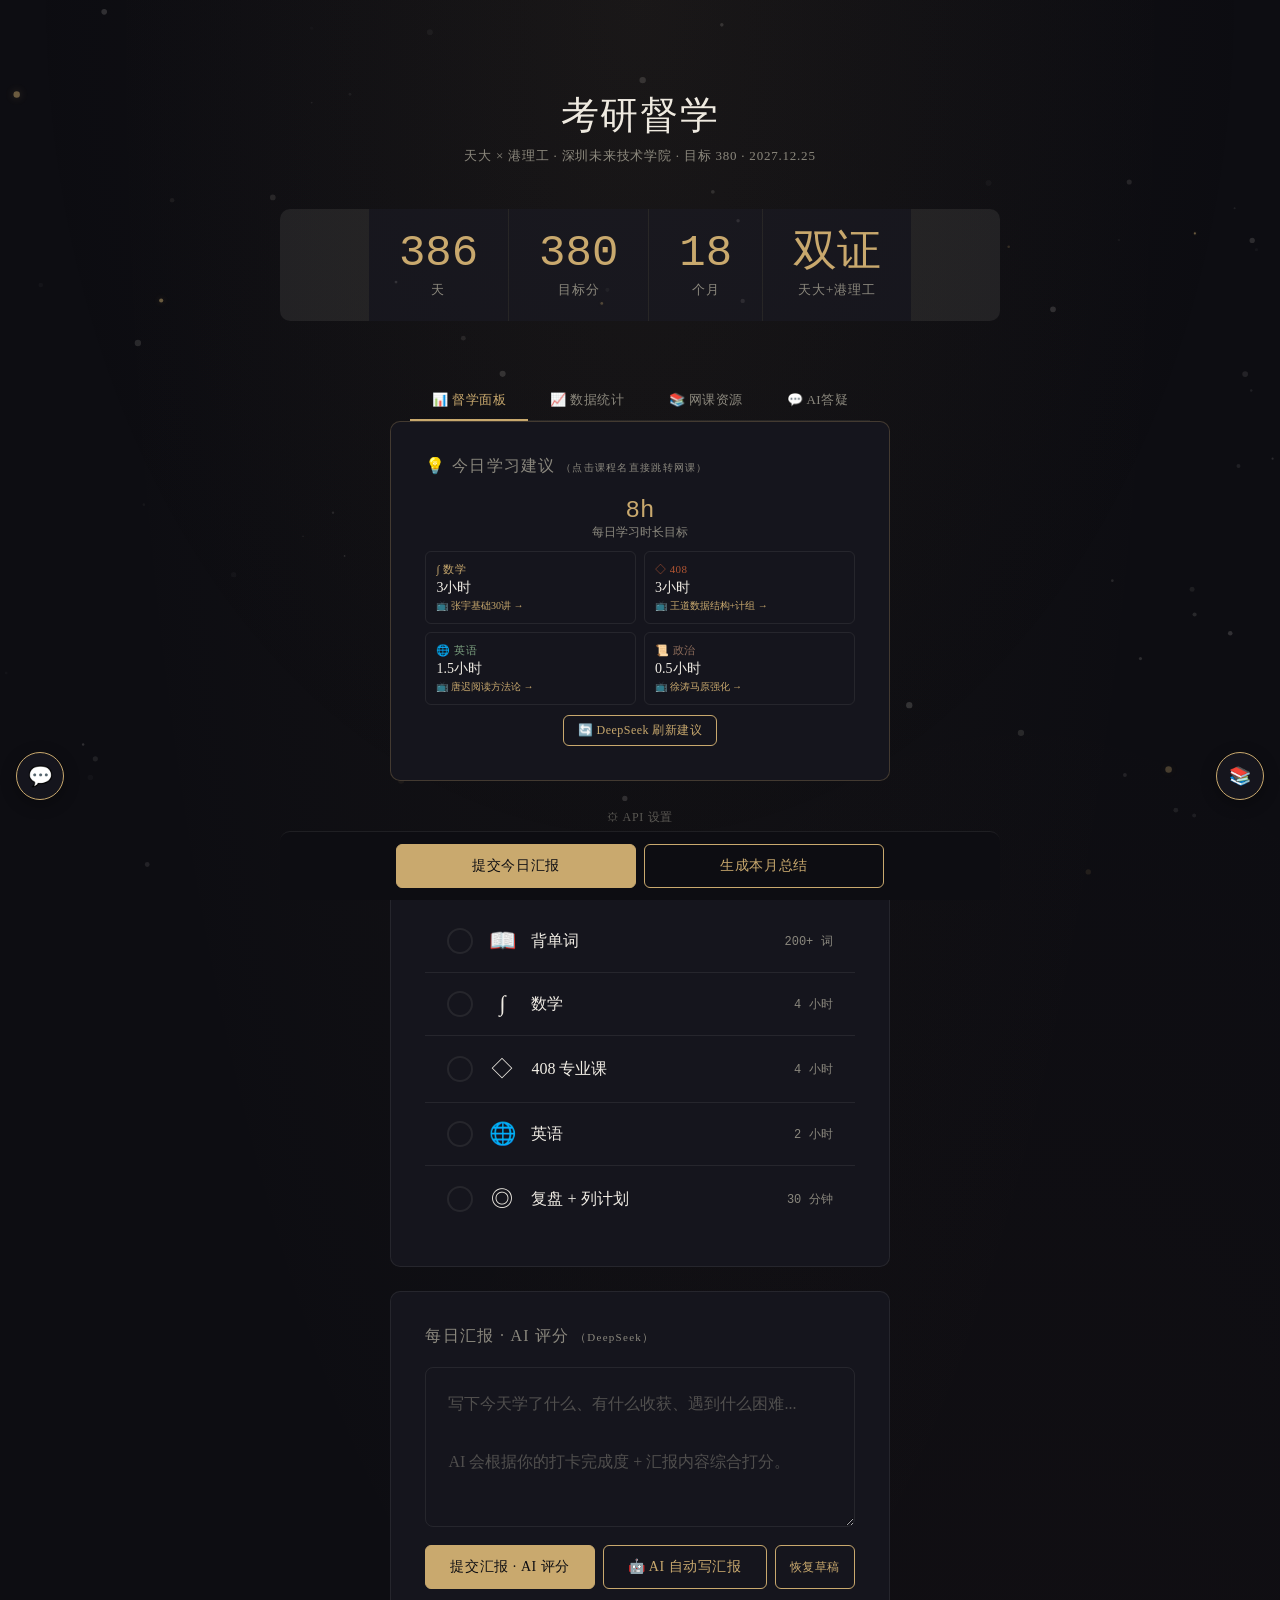
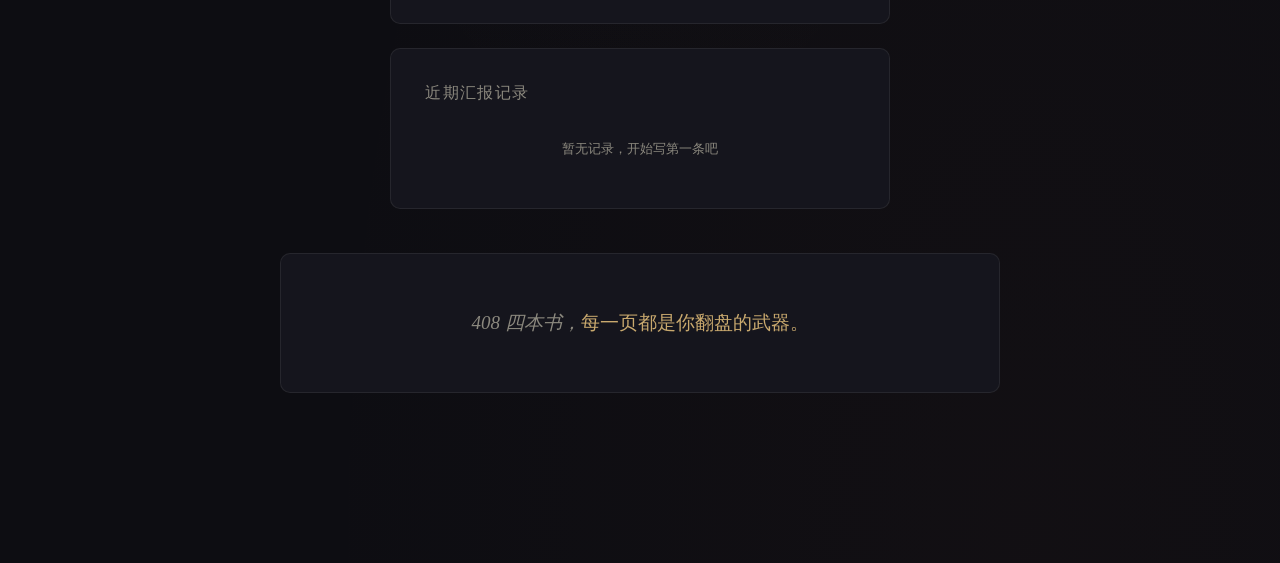
<file: strive/index.html>
<!DOCTYPE html>
<html lang="zh-CN">
<head>
<meta charset="UTF-8">
<meta name="viewport" content="width=device-width, initial-scale=1.0, viewport-fit=cover, maximum-scale=5.0, user-scalable=yes">
<meta name="apple-mobile-web-app-capable" content="yes">
<meta name="apple-mobile-web-app-status-bar-style" content="black-translucent">
<meta name="apple-mobile-web-app-title" content="考研督学">
<meta name="mobile-web-app-capable" content="yes">
<meta name="theme-color" content="#0d0d12">
<meta name="color-scheme" content="dark">
<link rel="apple-touch-icon" href="data:image/svg+xml,<svg xmlns='http://www.w3.org/2000/svg' viewBox='0 0 100 100'><rect width='100' height='100' rx='22' fill='%230a0a0f'/><text x='50' y='68' font-size='58' text-anchor='middle'>⏳</text></svg>">
<link rel="icon" type="image/svg+xml" href="data:image/svg+xml,<svg xmlns='http://www.w3.org/2000/svg' viewBox='0 0 100 100'><rect width='100' height='100' rx='22' fill='%230a0a0f'/><text x='50' y='68' font-size='58' text-anchor='middle'>⏳</text></svg>">
<title>考研督学 · 天大×港理工 · 380+</title>
<style>
/* ============================================================
   Strive · Art Direction · 暗金墨色
   后续所有网页设计按此风格执行（永久锁定）
   ============================================================ */
:root {
  --ink: #f0ece4;
  --ink-dim: #8b887e;
  --paper: #0d0d12;
  --paper-lift: #15151d;
  --gold: #c9a96e;
  --gold-burn: #e8c97a;
  --rust: #b15533;
  --line: rgba(240,236,228,0.08);
  --radius: 10px;
  --font: 'Georgia', 'Times New Roman', 'PingFang SC', 'Microsoft YaHei', 'Noto Serif SC', 'Hiragino Sans GB', 'WenQuanYi Micro Hei', serif;
  --mono: 'SF Mono', 'Menlo', 'Monaco', 'Cascadia Code', 'Consolas', 'Courier New', monospace;
}
* { box-sizing: border-box; margin: 0; padding: 0; }

/* ---- 粒子画布 ---- */
#particles {
  position: fixed; inset: 0; z-index: 0; pointer-events: none;
  opacity: 0.7;
}

body {
  background: var(--paper);
  color: var(--ink);
  font-family: var(--font);
  min-height: 100vh;
  padding: 32px 24px 140px;
  -webkit-tap-highlight-color: transparent;
  user-select: none; -webkit-user-select: none;
  background-image:
    radial-gradient(ellipse at 50% 0%, rgba(201,169,110,0.04) 0%, transparent 60%),
    radial-gradient(ellipse at 80% 100%, rgba(177,85,51,0.03) 0%, transparent 50%);
}

h1 { font-size: 34px; font-weight: 400; letter-spacing: 0.04em; color: var(--ink); }
h2 { font-size: 15px; font-weight: 400; letter-spacing: 0.08em; color: var(--ink-dim); margin-bottom: 20px; }
.numeral { font-family: var(--mono); font-feature-settings: "tnum"; }

.header { text-align: center; padding: 50px 0 16px; }
.header h1 { margin-bottom: 6px; }
.header .tagline { font-size: 13px; color: var(--ink-dim); letter-spacing: 0.06em; }

.countdown-strip {
  display: flex; gap: 1px; justify-content: center; margin: 28px 0 36px;
  background: var(--line); border-radius: var(--radius); overflow: hidden;
}
.countdown-strip .cell {
  background: var(--paper-lift); padding: 20px 24px; text-align: center; min-width: 76px;
}
.countdown-strip .num { font-size: 40px; font-weight: 400; color: var(--gold); font-family: var(--mono); line-height: 1; }
.countdown-strip .lbl { font-size: 12px; color: var(--ink-dim); letter-spacing: 0.08em; margin-top: 6px; }

.card {
  background: var(--paper-lift); border: 1px solid var(--line); border-radius: var(--radius);
  padding: 28px; margin-bottom: 20px;
}

/* ---- 打卡 ---- */
.check-row {
  display: flex; align-items: center; gap: 14px; padding: 16px 18px;
  border-bottom: 1px solid var(--line); cursor: pointer; transition: all 0.2s;
}
.check-row:last-child { border-bottom: none; }
.check-row.done { opacity: 0.4; }
.check-row.done .check-mark { border-color: var(--gold); background: var(--gold); }
.check-mark {
  width: 26px; height: 26px; border-radius: 50%; border: 2px solid var(--line);
  flex-shrink: 0; display: flex; align-items: center; justify-content: center;
  font-size: 12px; transition: all 0.2s;
}
.check-icon { font-size: 22px; width: 30px; text-align: center; flex-shrink: 0; }
.check-label { flex: 1; font-size: 15px; }
.check-target { font-size: 12px; color: var(--ink-dim); font-family: var(--mono); }

/* ---- 汇报 + 评分 ---- */
.report-area {
  width: 100%; min-height: 140px; background: transparent;
  border: 1px solid var(--line); border-radius: 8px;
  padding: 18px; color: var(--ink); font-size: 15px;
  font-family: var(--font); resize: vertical; outline: none;
  line-height: 1.8; margin-bottom: 14px;
}
.report-area:focus { border-color: var(--gold); }
.report-area::placeholder { color: var(--ink-dim); opacity: 0.5; }

.score-card {
  margin-top: 18px; padding: 24px; border-radius: 8px;
  border: 1px solid var(--line); display: none;
}
.score-card.show { display: block; animation: fadeUp 0.4s ease; }
@keyframes fadeUp { from { opacity: 0; transform: translateY(8px); } }

.score-header {
  display: flex; align-items: center; gap: 18px; margin-bottom: 16px;
}
.score-circle {
  width: 64px; height: 64px; border-radius: 50%; border: 2px solid var(--gold);
  display: flex; align-items: center; justify-content: center;
  font-size: 26px; font-family: var(--mono); color: var(--gold); flex-shrink: 0;
}
.score-circle.high { border-color: #7a9e7e; color: #7a9e7e; }
.score-circle.mid { border-color: var(--gold); color: var(--gold); }
.score-circle.low { border-color: var(--rust); color: var(--rust); }
.score-meta { flex: 1; }
.score-grade { font-size: 18px; font-family: var(--mono); }
.score-comment { font-size: 14px; color: var(--ink-dim); margin-top: 4px; line-height: 1.6; }

.score-detail { font-size: 13px; color: var(--ink-dim); line-height: 1.8; }
.score-detail .hl { color: #7a9e7e; }
.score-detail .prob { color: var(--rust); }
.score-detail .prio { color: var(--gold-burn); }
.score-detail .subject-tag {
  display: inline-block; padding: 2px 8px; border-radius: 4px;
  font-size: 12px; margin: 3px 6px 3px 0;
  border: 1px solid var(--line); color: var(--ink-dim);
}

/* ---- 按钮 ---- */
.btn {
  padding: 10px 20px; border: 1px solid var(--gold); border-radius: 6px;
  background: transparent; color: var(--gold); font-size: 13px;
  font-family: var(--font); cursor: pointer; letter-spacing: 0.04em;
  transition: all 0.2s; white-space: nowrap;
}
.btn:hover, .btn:active { background: var(--gold); color: var(--paper); }
.btn.primary { background: var(--gold); color: var(--paper); border-color: var(--gold); }
.btn.primary:hover { background: var(--gold-burn); }
.btn.small { padding: 6px 14px; font-size: 12px; }
.btn:disabled { opacity: 0.4; pointer-events: none; }
.btn.loading {
  position: relative; color: transparent;
}
.btn.loading::after {
  content: ''; position: absolute; inset: 0;
  margin: auto; width: 14px; height: 14px;
  border: 2px solid var(--gold); border-top-color: transparent;
  border-radius: 50%; animation: spin 0.6s linear infinite;
}
@keyframes spin { to { transform: rotate(360deg); } }

/* ---- 月度总结 ---- */
.monthly-summary {
  display: none; margin-top: 12px; padding: 16px;
  border-radius: 8px; border: 1px solid var(--line);
  animation: fadeUp 0.4s ease;
}
.monthly-summary.show { display: block; }
.monthly-summary h3 {
  font-size: 15px; font-weight: 400; color: var(--gold);
  letter-spacing: 0.04em; margin-bottom: 14px;
}
.monthly-summary .summary-text {
  font-size: 14px; line-height: 1.9; color: var(--ink-dim);
}
.monthly-summary .stat-grid {
  display: grid; grid-template-columns: 1fr 1fr; gap: 8px; margin: 12px 0;
}
.monthly-summary .stat-item {
  padding: 10px; border: 1px solid var(--line); border-radius: 6px; text-align: center;
}
.monthly-summary .stat-num { font-size: 26px; font-family: var(--mono); color: var(--gold); }
.monthly-summary .stat-lbl { font-size: 11px; color: var(--ink-dim); letter-spacing: 0.06em; margin-top: 4px; }

/* ---- 历史 ---- */
/* ---- 学习资源抽屉 ---- */
.drawer-overlay {
  position: fixed; inset: 0; background: rgba(0,0,0,0.55); z-index: 500;
  opacity: 0; pointer-events: none; transition: opacity 0.3s;
}
.drawer-overlay.open { opacity: 1; pointer-events: auto; }
.drawer {
  position: fixed; top: 0; right: 0; bottom: 0; width: 380px; max-width: 92vw;
  background: var(--paper); z-index: 501;
  transform: translateX(100%); transition: transform 0.3s cubic-bezier(0.25, 0.1, 0.25, 1);
  display: flex; flex-direction: column;
  border-left: 1px solid var(--line);
}
.drawer.open { transform: translateX(0); }
.drawer-header {
  display: flex; align-items: center; justify-content: space-between;
  padding: 18px 20px; border-bottom: 1px solid var(--line); flex-shrink: 0;
}
.drawer-header h2 { margin-bottom: 0; font-size: 15px; color: var(--gold); }
.drawer-close {
  background: none; border: 1px solid var(--line); color: var(--ink-dim);
  width: 30px; height: 30px; border-radius: 50%; cursor: pointer;
  font-size: 14px; display: flex; align-items: center; justify-content: center;
  transition: all 0.2s;
}
.drawer-close:hover { border-color: var(--gold); color: var(--gold); }
.drawer-body { flex: 1; overflow-y: auto; padding: 16px 20px; -webkit-overflow-scrolling: touch; }
.drawer-footer {
  padding: 10px 20px; border-top: 1px solid var(--line);
  text-align: center; flex-shrink: 0;
}

/* 抽屉触发按钮 */
.drawer-toggle {
  position: fixed; right: 16px; bottom: 100px; z-index: 499;
  width: 48px; height: 48px; border-radius: 50%;
  background: var(--paper-lift); border: 1px solid var(--gold);
  color: var(--gold); font-size: 18px; cursor: pointer;
  display: flex; align-items: center; justify-content: center;
  box-shadow: 0 4px 16px rgba(0,0,0,0.3);
  transition: all 0.25s cubic-bezier(0.25, 0.1, 0.25, 1);
}
.drawer-toggle:hover { background: var(--gold); color: var(--paper); transform: scale(1.05); }
.drawer-toggle:active { transform: scale(0.94); }
.drawer-badge {
  position: absolute; top: -4px; right: -4px;
  width: 18px; height: 18px; border-radius: 50%;
  background: var(--rust); color: #fff; font-size: 10px;
  display: flex; align-items: center; justify-content: center;
  font-family: var(--mono);
}

/* 资源链接 (抽屉内) */
.resource-subject { margin-bottom: 16px; }
.resource-subject-label {
  font-size: 14px; font-weight: 400; letter-spacing: 0.04em;
  color: var(--gold); padding: 8px 0 6px;
  border-bottom: 1px solid var(--line); margin-bottom: 4px;
}
.resource-link {
  display: flex; align-items: center; gap: 8px; padding: 8px 0 8px 10px;
  font-size: 12px; color: var(--ink-dim); text-decoration: none;
  border-bottom: 1px solid rgba(240,236,228,0.03); transition: all 0.2s;
  cursor: pointer;
}
.resource-link:hover { color: var(--gold); transform: translateX(3px); }
.resource-link.stale { opacity: 0.45; }
.resource-link.stale::after {
  content: '久未观看'; font-size: 9px; color: var(--rust);
  margin-left: auto; padding: 1px 5px; border: 1px solid var(--rust);
  border-radius: 3px; opacity: 0.7;
}
.resource-link .r-num {
  width: 18px; height: 18px; border-radius: 50%; border: 1px solid var(--line);
  display: flex; align-items: center; justify-content: center;
  font-size: 10px; flex-shrink: 0; font-family: var(--mono);
}
.resource-link:hover .r-num { border-color: var(--gold); color: var(--gold); }
.resource-link .r-tag {
  font-size: 9px; padding: 1px 5px; border-radius: 3px;
  border: 1px solid var(--line); flex-shrink: 0;
}
.resource-link .r-tag.bilibili { border-color: #fb7299; color: #fb7299; }
.resource-link .r-tag.mooc { border-color: #5cb85c; color: #5cb85c; }
.resource-link .r-views {
  font-size: 9px; color: var(--ink-dim); margin-left: auto; opacity: 0.6;
  white-space: nowrap;
}

/* 抽屉响应式 */
@media (max-width: 479px) {
  .drawer { width: 100vw; max-width: 100vw; }
  .drawer-toggle { right: 10px; bottom: 90px; width: 42px; height: 42px; font-size: 16px; }
  .resource-link { font-size: 11px; padding: 6px 0 6px 6px; }
  .resource-subject-label { font-size: 13px; }
}
@media (min-width: 480px) and (max-width: 768px) {
  .drawer { width: 340px; }
  .resource-link { font-size: 11px; }
}

.history-list { max-height: 200px; overflow-y: auto; }
.history-row {
  display: flex; align-items: center; gap: 12px; padding: 10px 0;
  border-bottom: 1px solid var(--line); font-size: 13px; cursor: pointer;
}
.history-row:last-child { border-bottom: none; }
.history-row .h-date { color: var(--ink-dim); font-family: var(--mono); min-width: 90px; }
.history-row .h-score { font-family: var(--mono); color: var(--gold); min-width: 40px; }
.history-row .h-preview { flex: 1; color: var(--ink-dim); overflow: hidden; text-overflow: ellipsis; white-space: nowrap; }

/* ---- 设置 ---- */
.settings-toggle {
  font-size: 12px; color: var(--ink-dim); cursor: pointer;
  text-align: center; padding: 8px; letter-spacing: 0.06em; opacity: 0.6;
  transition: opacity 0.2s;
}
.settings-toggle:hover { opacity: 1; }
.settings-panel {
  display: none; padding: 14px; border: 1px solid var(--line);
  border-radius: var(--radius); margin-bottom: 10px;
}
.settings-panel.show { display: block; }
.settings-panel input {
  width: 100%; background: transparent; border: 1px solid var(--line);
  border-radius: 6px; padding: 10px 14px; color: var(--ink); font-size: 14px;
  font-family: var(--mono); outline: none; margin-bottom: 10px;
}
.settings-panel input:focus { border-color: var(--gold); }

/* ---- 进度条 ---- */
.progress-row { display: flex; align-items: center; gap: 10px; padding: 8px 0; }
.progress-label { font-size: 12px; min-width: 80px; letter-spacing: 0.06em; color: var(--ink-dim); }
.progress-track { flex: 1; height: 2px; background: var(--line); position: relative; }
.progress-fill { height: 100%; position: absolute; left: 0; top: 0; transition: width 0.5s; }
.progress-fill.math { background: var(--gold); }
.progress-fill.cs { background: var(--rust); }
.progress-fill.eng { background: #7a9e7e; }
.progress-fill.pol { background: #8b6b5a; }
.progress-val { font-size: 12px; font-family: var(--mono); color: var(--ink-dim); min-width: 36px; text-align: right; }

/* ---- 底部 ---- */
.bottom-bar {
  position: fixed; bottom: 0; left: 0; right: 0;
  background: var(--paper); border-top: 1px solid var(--line);
  padding: 12px 20px calc(12px + env(safe-area-inset-bottom, 12px));
  display: flex; gap: 8px; justify-content: center; z-index: 100;
}
.bottom-bar .btn { flex: 1; max-width: 240px; text-align: center; }

/* ---- Toast ---- */
.toast {
  position: fixed; top: 20px; left: 50%; transform: translateX(-50%);
  background: var(--gold); color: var(--paper); padding: 8px 18px;
  border-radius: 20px; font-size: 13px; letter-spacing: 0.04em; z-index: 999;
  animation: toastAnim 2s forwards; pointer-events: none;
}
@keyframes toastAnim {
  0% { opacity: 0; transform: translateX(-50%) translateY(-8px); }
  15% { opacity: 1; transform: translateX(-50%) translateY(0); }
  75% { opacity: 1; }
  100% { opacity: 0; }
}

/* ---- 页面入场 ---- */
.card {
  animation: cardIn 0.5s ease both;
}
.card:nth-child(1) { animation-delay: 0.05s; }
.card:nth-child(2) { animation-delay: 0.10s; }
.card:nth-child(3) { animation-delay: 0.15s; }
.card:nth-child(4) { animation-delay: 0.20s; }
.card:nth-child(5) { animation-delay: 0.25s; }
.card:nth-child(6) { animation-delay: 0.30s; }
.card:nth-child(7) { animation-delay: 0.35s; }
.card:nth-child(8) { animation-delay: 0.40s; }
@keyframes cardIn {
  from { opacity: 0; transform: translateY(12px); }
  to   { opacity: 1; transform: translateY(0); }
}

/* ---- 卡片悬浮 ---- */
@media (hover: hover) {
  .card:hover {
    transform: translateY(-1px);
    box-shadow: 0 2px 20px rgba(201,169,110,0.04);
  }
}

/* ---- 倒计时微动 ---- */
.countdown-strip .num {
  animation: numPulse 3s ease-in-out infinite;
}
@keyframes numPulse {
  0%, 100% { opacity: 1; }
  50% { opacity: 0.78; }
}

/* ---- 按钮触感 ---- */
.btn {
  transition: all 0.2s cubic-bezier(0.25, 0.1, 0.25, 1);
}
.btn:active { transform: scale(0.96); }

/* ---- 资源链接滑入 ---- */
.resource-link {
  transition: all 0.2s ease;
}
.resource-link:hover {
  transform: translateX(4px);
}

/* ---- 评分圈弹入 ---- */
.score-card.show {
  animation: scoreReveal 0.5s cubic-bezier(0.25, 0.1, 0.25, 1);
}
@keyframes scoreReveal {
  from { opacity: 0; transform: translateY(16px) scale(0.97); }
  to   { opacity: 1; transform: translateY(0) scale(1); }
}

/* ---- 月度总结淡入 ---- */
.monthly-summary.show {
  animation: fadeIn 0.5s ease;
}
@keyframes fadeIn {
  from { opacity: 0; transform: translateY(10px); }
  to   { opacity: 1; transform: translateY(0); }
}

/* ---- 进度条缓动 ---- */
.progress-fill {
  transition: width 0.6s cubic-bezier(0.25, 0.1, 0.25, 1);
}

/* ---- 背景呼吸 ---- */
body::before {
  content: ''; position: fixed; inset: 0; pointer-events: none; z-index: 0;
  background: radial-gradient(ellipse at 50% 0%, rgba(201,169,110,0.03) 0%, transparent 70%);
  animation: bgBreathe 8s ease-in-out infinite;
}
@keyframes bgBreathe {
  0%, 100% { opacity: 0.6; }
  50% { opacity: 1; }
}

.quote-block { text-align: center; padding: 16px 0; }
.quote-block .quote { font-size: 17px; font-style: italic; color: var(--ink-dim); line-height: 2.0; }
.quote-block .quote em { color: var(--gold); font-style: normal; }

/* ---- AI答疑聊天 ---- */
.chat-container {
  display: flex; flex-direction: column; height: calc(100vh - 280px); min-height: 400px;
}
.chat-messages {
  flex: 1; overflow-y: auto; padding: 8px 0; -webkit-overflow-scrolling: touch;
}
.chat-msg {
  margin-bottom: 12px; max-width: 88%; animation: fadeUp 0.3s ease;
}
.chat-msg.user { margin-left: auto; }
.chat-msg.user .chat-bubble {
  background: rgba(201,169,110,0.15); border: 1px solid rgba(201,169,110,0.25);
  border-radius: 14px 14px 4px 14px; padding: 10px 14px;
  color: var(--ink); font-size: 13px; line-height: 1.6;
}
.chat-msg.ai .chat-bubble {
  background: var(--paper-lift); border: 1px solid var(--line);
  border-radius: 14px 14px 14px 4px; padding: 10px 14px;
  color: var(--ink-dim); font-size: 13px; line-height: 1.7;
}
.chat-msg.ai .chat-bubble code {
  background: rgba(0,0,0,0.3); padding: 1px 5px; border-radius: 3px;
  font-family: var(--mono); font-size: 11px; color: var(--gold);
}
.chat-msg.ai .chat-bubble pre {
  background: rgba(0,0,0,0.3); padding: 8px 12px; border-radius: 6px;
  overflow-x: auto; font-size: 11px; margin: 6px 0;
}
.chat-msg-label {
  font-size: 10px; color: var(--ink-dim); margin-bottom: 3px; letter-spacing: 0.06em;
}
.chat-msg.user .chat-msg-label { text-align: right; }
.chat-input-row {
  display: flex; gap: 8px; padding: 10px 0; border-top: 1px solid var(--line);
  flex-shrink: 0;
}
.chat-input {
  flex: 1; background: transparent; border: 1px solid var(--line);
  border-radius: 8px; padding: 10px 14px; color: var(--ink);
  font-size: 13px; font-family: var(--font); outline: none; resize: none;
  min-height: 42px; max-height: 100px; line-height: 1.5;
}
.chat-input:focus { border-color: var(--gold); }
.chat-input::placeholder { color: var(--ink-dim); opacity: 0.4; }
.chat-send {
  padding: 10px 16px; background: var(--gold); color: var(--paper);
  border: none; border-radius: 8px; font-size: 13px; font-family: var(--font);
  cursor: pointer; transition: all 0.2s; flex-shrink: 0;
}
.chat-send:hover { background: var(--gold-burn); }
.chat-send:disabled { opacity: 0.4; pointer-events: none; }
.chat-send.loading {
  position: relative; color: transparent;
}
.chat-send.loading::after {
  content: ''; position: absolute; inset: 0; margin: auto;
  width: 14px; height: 14px; border: 2px solid var(--paper);
  border-top-color: transparent; border-radius: 50%;
  animation: spin 0.6s linear infinite;
}
.chat-typing {
  display: none; padding: 8px 14px; color: var(--ink-dim); font-size: 11px;
}
.chat-typing.show { display: block; animation: fadeUp 0.3s ease; }
.chat-clear {
  text-align: center; padding: 6px;
}
.chat-clear button {
  background: none; border: none; color: var(--ink-dim); font-size: 10px;
  cursor: pointer; opacity: 0.5; letter-spacing: 0.04em;
}
.chat-clear button:hover { opacity: 1; color: var(--rust); }

@media (max-width: 479px) {
  .chat-container { height: calc(100vh - 240px); min-height: 300px; }
  .chat-msg { max-width: 94%; }
  .chat-msg .chat-bubble { font-size: 12px; padding: 8px 12px; }
}

/* ---- AI答疑浮动窗口 ---- */
.chat-float-btn {
  position: fixed; left: 16px; bottom: 100px; z-index: 498;
  width: 48px; height: 48px; border-radius: 50%;
  background: var(--paper-lift); border: 1px solid var(--gold);
  color: var(--gold); font-size: 20px; cursor: pointer;
  display: flex; align-items: center; justify-content: center;
  box-shadow: 0 4px 16px rgba(0,0,0,0.3);
  transition: all 0.25s cubic-bezier(0.25, 0.1, 0.25, 1);
}
.chat-float-btn:hover { background: var(--gold); color: var(--paper); transform: scale(1.05); }
.chat-float-btn:active { transform: scale(0.94); }

.chat-popup {
  position: fixed; left: 20px; bottom: 160px; z-index: 502;
  width: 380px; max-width: calc(100vw - 32px); height: 480px; max-height: 60vh;
  background: var(--paper); border: 1px solid var(--line); border-radius: 14px;
  display: none; flex-direction: column;
  box-shadow: 0 8px 40px rgba(0,0,0,0.5);
  animation: fadeUp 0.25s ease;
}
.chat-popup.open { display: flex; }
.chat-popup-header {
  display: flex; align-items: center; justify-content: space-between;
  padding: 12px 16px; border-bottom: 1px solid var(--line); flex-shrink: 0;
}
.chat-popup-header span { font-size: 13px; color: var(--gold); letter-spacing: 0.04em; }
.chat-popup-close {
  background: none; border: 1px solid var(--line); color: var(--ink-dim);
  width: 26px; height: 26px; border-radius: 50%; cursor: pointer;
  font-size: 12px; display: flex; align-items: center; justify-content: center;
}
.chat-popup-close:hover { border-color: var(--gold); color: var(--gold); }
.chat-popup .chat-messages { flex: 1; overflow-y: auto; padding: 12px 14px; }
.chat-popup .chat-msg { max-width: 95%; margin-bottom: 8px; }
.chat-popup .chat-bubble { font-size: 12px; padding: 8px 12px; }
.chat-popup .chat-input-row { padding: 8px 12px; }
.chat-popup .chat-input { font-size: 12px; padding: 8px 10px; }
.chat-popup .chat-send { font-size: 12px; padding: 8px 12px; }
.chat-popup .chat-typing { padding: 4px 14px; font-size: 10px; }
.chat-popup .chat-clear { padding: 4px; }
.chat-popup .chat-clear button { font-size: 9px; }

@media (max-width: 479px) {
  .chat-popup { left: 8px; right: 8px; bottom: 140px; width: auto; max-width: none; height: 400px; }
  .chat-float-btn { left: 10px; bottom: 90px; width: 42px; height: 42px; font-size: 18px; }
}

.section { margin-top: 20px; }

/* ---- 顶部标签导航 ---- */
.tab-nav {
  display: flex; gap: 0; justify-content: center; margin: 24px 0 0;
  border-bottom: 1px solid var(--line);
}
.tab-btn {
  padding: 10px 22px; font-size: 13px; font-family: var(--font);
  background: none; border: none; color: var(--ink-dim);
  cursor: pointer; letter-spacing: 0.04em;
  border-bottom: 2px solid transparent; margin-bottom: -1px;
  transition: all 0.2s; white-space: nowrap;
}
.tab-btn:hover { color: var(--ink); }
.tab-btn.active { color: var(--gold); border-bottom-color: var(--gold); }

.tab-panel { display: none; }
.tab-panel.active { display: block; }

/* ---- 统计图表 ---- */
.chart-row { display: flex; gap: 16px; flex-wrap: wrap; margin-bottom: 16px; }
.chart-box {
  flex: 1; min-width: 200px; background: var(--paper-lift);
  border: 1px solid var(--line); border-radius: var(--radius); padding: 18px;
}
.chart-box h3 { font-size: 13px; color: var(--ink-dim); letter-spacing: 0.06em; margin-bottom: 12px; font-weight: 400; }
.chart-box canvas { width: 100% !important; height: auto !important; }
.stat-big-num { font-size: 42px; font-family: var(--mono); color: var(--gold); text-align: center; }
.stat-big-label { font-size: 11px; color: var(--ink-dim); text-align: center; letter-spacing: 0.06em; margin-top: 4px; }
.stat-line { display: flex; justify-content: space-between; padding: 6px 0; font-size: 12px; border-bottom: 1px solid rgba(240,236,228,0.03); }
.stat-line .sl-label { color: var(--ink-dim); }
.stat-line .sl-val { font-family: var(--mono); color: var(--ink); }

@media (max-width: 479px) {
  .tab-btn { padding: 8px 14px; font-size: 12px; }
  .chart-row { flex-direction: column; gap: 10px; }
  .chart-box { min-width: auto; }
  .stat-big-num { font-size: 34px; }
}

/* ═══════════════════════════════════════════
   响应式 · 自动适配设备
   ═══════════════════════════════════════════ */

/* ── 手机竖屏 < 480px ── */
@media (max-width: 479px) {
  body { padding: 16px 12px 110px; }
  h1 { font-size: 24px; }
  h2 { font-size: 13px; margin-bottom: 14px; }
  .header { padding: 30px 0 10px; }
  .header .tagline { font-size: 11px; }
  .card { padding: 16px; margin-bottom: 12px; }
  .countdown-strip {
    display: grid; grid-template-columns: 1fr 1fr; gap: 1px;
    margin: 16px 0 20px;
  }
  .countdown-strip .cell { padding: 12px 10px; min-width: auto; }
  .countdown-strip .num { font-size: 28px; }
  .countdown-strip .lbl { font-size: 10px; }
  .check-row { padding: 12px 10px; gap: 10px; }
  .check-mark { width: 22px; height: 22px; font-size: 10px; }
  .check-icon { font-size: 18px; width: 24px; }
  .check-label { font-size: 13px; }
  .check-target { font-size: 10px; }
  .report-area { min-height: 110px; padding: 12px; font-size: 13px; line-height: 1.7; }
  .btn { padding: 8px 14px; font-size: 11px; }
  .btn.small { padding: 5px 10px; font-size: 10px; }
  .score-header { gap: 12px; }
  .score-circle { width: 48px; height: 48px; font-size: 20px; }
  .score-grade { font-size: 15px; }
  .score-comment { font-size: 12px; }
  .score-detail { font-size: 11px; }
  .score-card { padding: 16px; margin-top: 12px; }
  .monthly-summary .stat-grid { grid-template-columns: 1fr 1fr; gap: 6px; }
  .monthly-summary .stat-num { font-size: 22px; }
  .monthly-summary .stat-lbl { font-size: 10px; }
  .resource-subject-label { font-size: 13px; }
  .resource-link { font-size: 11px; padding: 7px 0 7px 8px; }
  .resource-link .r-num { width: 18px; height: 18px; font-size: 9px; }
  .resource-link .r-tag { font-size: 9px; padding: 1px 4px; }
  .history-row { font-size: 11px; }
  .history-row .h-date { min-width: 70px; }
  .bottom-bar {
    padding: 8px 12px calc(8px + env(safe-area-inset-bottom, 10px));
    gap: 6px;
  }
  .bottom-bar .btn { max-width: none; font-size: 11px; padding: 8px 12px; }
  .quote-block .quote { font-size: 14px; line-height: 1.8; }
  .progress-label { font-size: 10px; min-width: 60px; }
  .progress-val { font-size: 10px; min-width: 28px; }
  .settings-panel { padding: 10px; }
  .settings-panel input { padding: 8px 10px; font-size: 12px; }
  .section { margin-top: 12px; }
  /* 减少粒子数 */
  #particles { opacity: 0.4; }
}

/* ── 平板 480px-768px ── */
@media (min-width: 480px) and (max-width: 768px) {
  body { padding: 24px 20px 130px; }
  h1 { font-size: 30px; }
  h2 { font-size: 14px; }
  .header { padding: 40px 0 12px; }
  .card { padding: 22px; margin-bottom: 16px; }
  .countdown-strip { margin: 22px 0 28px; }
  .countdown-strip .cell { padding: 16px 18px; min-width: 68px; }
  .countdown-strip .num { font-size: 34px; }
  .countdown-strip .lbl { font-size: 11px; }
  .report-area { min-height: 120px; padding: 15px; font-size: 14px; }
  .btn { padding: 9px 17px; font-size: 12px; }
  .score-circle { width: 56px; height: 56px; font-size: 23px; }
  .score-grade { font-size: 16px; }
  .score-comment { font-size: 13px; }
  .score-detail { font-size: 12px; }
  .quote-block .quote { font-size: 16px; }
  .resource-link { font-size: 12px; }
  .resource-link .r-num { width: 20px; height: 20px; font-size: 10px; }
  .section { margin-top: 16px; }
}

/* ── 小屏笔记本 768px-1024px ── */
@media (min-width: 769px) and (max-width: 1024px) {
  body { padding: 28px 40px 140px; }
  .card { padding: 26px; }
}

/* ── 桌面大屏 > 1024px ── */
@media (min-width: 1025px) {
  body {
    padding: 40px 0 150px;
    display: flex; flex-direction: column; align-items: center;
  }
  .header, .countdown-strip, .card, .settings-panel, .bottom-bar {
    width: 100%; max-width: 720px;
  }
  .card { padding: 34px; }
  h1 { font-size: 38px; }
  h2 { font-size: 16px; }
  .report-area { min-height: 160px; font-size: 16px; padding: 22px; }
  .countdown-strip .cell { padding: 22px 30px; min-width: 84px; }
  .countdown-strip .num { font-size: 44px; }
  .countdown-strip .lbl { font-size: 13px; }
  .check-row { padding: 18px 22px; }
  .check-label { font-size: 16px; }
  .btn { padding: 12px 24px; font-size: 14px; }
  .score-circle { width: 72px; height: 72px; font-size: 30px; }
  .score-grade { font-size: 20px; }
  .score-comment { font-size: 15px; }
  .score-detail { font-size: 14px; }
  .quote-block .quote { font-size: 19px; }
  .resource-link { font-size: 14px; padding: 10px 0 10px 14px; }
  .resource-link .r-num { width: 24px; height: 24px; font-size: 12px; }
  .resource-subject-label { font-size: 16px; }
  .history-row { font-size: 14px; }
  .monthly-summary .stat-num { font-size: 30px; }
  .monthly-summary .stat-lbl { font-size: 12px; }
  .monthly-summary .summary-text { font-size: 15px; }
  .progress-label { font-size: 13px; }
  .progress-val { font-size: 13px; }
  .settings-panel input { font-size: 15px; padding: 12px 16px; }
  .section { margin-top: 24px; }
  /* 底部栏跟随居中 */
  .bottom-bar {
    left: 50%; transform: translateX(-50%);
    max-width: 720px; border-radius: var(--radius) var(--radius) 0 0;
  }
}

/* ── 横屏手机 / 短屏幕 ── */
@media (max-height: 500px) and (orientation: landscape) {
  body { padding: 10px 20px 80px; }
  .header { padding: 10px 0; }
  .header h1 { font-size: 22px; }
  .countdown-strip { margin: 8px 0 12px; }
  .countdown-strip .cell { padding: 8px 12px; }
  .countdown-strip .num { font-size: 24px; }
  .card { padding: 12px 16px; margin-bottom: 8px; }
  .section { margin-top: 6px; }
  .bottom-bar { padding: 6px 12px; }
}

/* ── 触屏设备（手机/平板）── */
@media (pointer: coarse) {
  .btn { min-height: 44px; }
  .check-row { min-height: 48px; }
  .resource-link { min-height: 40px; padding: 10px 0 10px 12px; }
  .history-row { min-height: 40px; }
  .toggle { min-width: 44px; min-height: 26px; }
  /* 触屏禁止 hover 粘滞 */
  .card:hover { transform: none; box-shadow: none; }
  .resource-link:hover { transform: none; }
}

/* ── 鼠标设备 ── */
@media (pointer: fine) {
  .check-row:hover { background: rgba(201,169,110,0.03); }
  .history-row:hover { background: rgba(201,169,110,0.03); }
}

/* ── Retina / 高分屏 ── */
@media (-webkit-min-device-pixel-ratio: 2), (min-resolution: 192dpi) {
  body {
    -webkit-font-smoothing: antialiased;
    -moz-osx-font-smoothing: grayscale;
  }
  .card { border-width: 0.5px; }
  .countdown-strip { -webkit-font-smoothing: antialiased; }
}

/* ── 系统暗色模式（确保一致）── */
@media (prefers-color-scheme: dark) {
  /* 页面已为暗色，无需调整 */
}
@media (prefers-color-scheme: light) {
  /* 页面强制暗色，不跟随亮色模式 */
  :root {
    --paper: #0d0d12;
    --paper-lift: #15151d;
    --ink: #f0ece4;
  }
}

/* ── 减少动画偏好 ── */
@media (prefers-reduced-motion: reduce) {
  *, *::before, *::after {
    animation-duration: 0.001ms !important;
    transition-duration: 0.001ms !important;
  }
  #particles { display: none; }
}

</style>
</head>
<body>
<canvas id="particles"></canvas>

<div class="header">
  <h1>考研督学</h1>
  <div class="tagline">天大 × 港理工 · 深圳未来技术学院 · 目标 380 · 2027.12.25</div>
</div>

<div class="countdown-strip" id="countdown"></div>

<!-- 顶部标签导航 -->
<div class="tab-nav">
  <button class="tab-btn active" onclick="switchTab('dashboard')">📊 督学面板</button>
  <button class="tab-btn" onclick="switchTab('stats')">📈 数据统计</button>
  <button class="tab-btn" onclick="switchTab('resources')">📚 网课资源</button>
  <button class="tab-btn" onclick="switchTab('qa')">💬 AI答疑</button>
</div>

<!-- Tab 1: 督学面板 -->
<div class="tab-panel active" id="tab-dashboard">

<!-- 今日建议 · 快速反馈（置顶） -->
<div class="card" id="advice-card" style="border-color:rgba(201,169,110,0.25);">
  <h2>💡 今日学习建议 <span style="font-size:10px;color:var(--ink-dim);">（点击课程名直接跳转网课）</span></h2>
  <div id="advice-content">
    <div style="text-align:center;padding:20px;color:var(--ink-dim);font-size:12px;">
      提交每日汇报后，AI 将自动生成个性化建议
    </div>
  </div>
</div>

<!-- API 设置 -->
<div class="settings-toggle" onclick="toggleSettings()">⚙ API 设置</div>
<div class="settings-panel" id="settings-panel">
  <input type="password" id="api-key" placeholder="DeepSeek API Key（sk-...）" oninput="saveApiKey()">
  <input type="text" id="api-model" placeholder="模型名称（默认 deepseek-chat）" value="deepseek-chat" oninput="saveApiKey()">
  <div style="font-size:12px;color:var(--ink-dim);margin-top:6px;">Key 仅存储在浏览器本地，不会上传到任何第三方。</div>
</div>

<!-- 每日打卡 -->
<div class="card">
  <h2>今日打卡 · <span id="today-str" style="font-weight:400;letter-spacing:0.02em;"></span></h2>
  <div id="checklist"></div>
</div>

<!-- 每日汇报 + AI 评分 -->
<div class="card section">
  <h2>每日汇报 · AI 评分 <span style="font-size:11px;color:var(--ink-dim);">（DeepSeek）</span></h2>
  <textarea class="report-area" id="report-input"
    placeholder="写下今天学了什么、有什么收获、遇到什么困难...&#10;&#10;AI 会根据你的打卡完成度 + 汇报内容综合打分。"></textarea>
  <div style="display:flex;gap:8px;">
    <button class="btn primary" id="submit-btn" onclick="submitReport()">提交汇报 · AI 评分</button>
    <button class="btn" id="auto-report-btn" onclick="autoGenerateReport()">🤖 AI 自动写汇报</button>
    <button class="btn small" onclick="loadTodayDraft()">恢复草稿</button>
  </div>

  <!-- 评分结果 -->
  <div class="score-card" id="score-card">
    <div class="score-header">
      <div class="score-circle" id="score-circle">--</div>
      <div class="score-meta">
        <div class="score-grade" id="score-grade"></div>
        <div class="score-comment" id="score-comment"></div>
      </div>
    </div>
    <div class="score-detail" id="score-detail"></div>
  </div>
</div>

<!-- 历史记录 -->
<div class="card section">
  <h2>近期汇报记录</h2>
  <div class="history-list" id="history-list">
    <div style="font-size:13px;color:var(--ink-dim);text-align:center;padding:16px;">暂无记录，开始写第一条吧</div>
  </div>
</div>

<!-- 学习资源 - 抽屉式 -->
<div id="drawer-overlay" class="drawer-overlay" onclick="closeDrawer()"></div>
<div id="drawer" class="drawer">
  <div class="drawer-header">
    <h2>📚 免费网课资源</h2>
    <button class="drawer-close" onclick="closeDrawer()">✕</button>
  </div>
  <div class="drawer-body">
    <div id="drawer-stale-alert" style="display:none;padding:10px 14px;margin-bottom:10px;border:1px solid var(--rust);border-radius:6px;font-size:12px;color:var(--rust);line-height:1.6;"></div>

    <!-- 数学一 -->
    <div class="resource-subject">
      <div class="resource-subject-label">∫ 数学一</div>
      <a class="resource-link" href="https://search.bilibili.com/all?keyword=武忠祥 高等数学 0基础" target="_blank" data-res="math_wu" onclick="trackClick(this)"><span class="r-num">1</span> 武忠祥 · 高数0基础<span class="r-views">2454万播放</span><span class="r-tag bilibili">B站</span></a>
      <a class="resource-link" href="https://www.bilibili.com/video/BV1Zvw5eAExX/" target="_blank" data-res="math_zhang30" onclick="trackClick(this)"><span class="r-num">2</span> 张宇 · 2027基础30讲<span class="r-tag bilibili">B站</span></a>
      <a class="resource-link" href="https://search.bilibili.com/all?keyword=汤家凤 考研数学 零基础 完整版" target="_blank" data-res="math_tang" onclick="trackClick(this)"><span class="r-num">3</span> 汤家凤 · 零基础完整版<span class="r-views">2195万播放</span><span class="r-tag bilibili">B站</span></a>
      <a class="resource-link" href="https://www.bilibili.com/video/BV1Yx4y197kp/" target="_blank" data-res="math_li" onclick="trackClick(this)"><span class="r-num">4</span> 李永乐 · 线代全程班<span class="r-tag bilibili">B站</span></a>
      <a class="resource-link" href="https://search.bilibili.com/all?keyword=周洋鑫 2027 考研数学" target="_blank" data-res="math_zhou" onclick="trackClick(this)"><span class="r-num">5</span> 周洋鑫 · 笑过全程班<span class="r-tag bilibili">B站</span></a>
      <a class="resource-link" href="https://search.bilibili.com/all?keyword=宋浩 线性代数 完整版" target="_blank" data-res="math_song_linear" onclick="trackClick(this)"><span class="r-num">6</span> 宋浩 · 线性代数精讲<span class="r-views">千万播放</span><span class="r-tag bilibili">B站</span></a>
      <a class="resource-link" href="https://search.bilibili.com/all?keyword=方浩 概率统计 基础班" target="_blank" data-res="math_fang_prob" onclick="trackClick(this)"><span class="r-num">7</span> 方浩 · 概率统计基础+强化<span class="r-tag bilibili">B站</span></a>
      <a class="resource-link" href="https://search.bilibili.com/all?keyword=余炳森 概率论 考研" target="_blank" data-res="math_yu_prob" onclick="trackClick(this)"><span class="r-num">8</span> 余炳森 · 概率论精讲<span class="r-tag bilibili">B站</span></a>
      <a class="resource-link" href="https://search.bilibili.com/all?keyword=张宇 1000题 逐题精讲" target="_blank" data-res="math_zhang1000" onclick="trackClick(this)"><span class="r-num">9</span> 张宇 · 1000题逐题精讲<span class="r-tag bilibili">B站</span></a>
      <a class="resource-link" href="https://search.bilibili.com/all?keyword=宋浩 概率论 完整版" target="_blank" data-res="math_song_prob" onclick="trackClick(this)"><span class="r-num">10</span> 宋浩 · 概率论精讲<span class="r-views">千万播放</span><span class="r-tag bilibili">B站</span></a>
    </div>

    <!-- 408专业课 -->
    <div class="resource-subject">
      <div class="resource-subject-label">◇ 408 计算机专业课</div>
      <a class="resource-link" href="https://www.bilibili.com/video/BV1RoSRBiETj/" target="_blank" data-res="cs_wd_all" onclick="trackClick(this)"><span class="r-num">1</span> 王道 · 408领学班 四科全<span class="r-tag bilibili">B站</span></a>
      <a class="resource-link" href="https://www.bilibili.com/video/BV1nh411U71K/" target="_blank" data-res="cs_hkd_net" onclick="trackClick(this)"><span class="r-num">2</span> 湖科大教书匠 · 计算机网络<span class="r-tag bilibili">B站</span></a>
      <a class="resource-link" href="https://www.icourse163.org/course/HIT-1001527001" target="_blank" data-res="cs_hit_cpu" onclick="trackClick(this)"><span class="r-num">3</span> 哈工大刘宏伟 · 计组原理<span class="r-tag mooc">Mooc</span></a>
      <a class="resource-link" href="https://www.bilibili.com/video/BV1bAF6zCEUG/" target="_blank" data-res="cs_wd_ds" onclick="trackClick(this)"><span class="r-num">4</span> 王道 · 数据结构精讲<span class="r-tag bilibili">B站</span></a>
      <a class="resource-link" href="https://search.bilibili.com/all?keyword=王道 操作系统 2027" target="_blank" data-res="cs_wd_os" onclick="trackClick(this)"><span class="r-num">5</span> 王道 · 操作系统完整课程<span class="r-tag bilibili">B站</span></a>
      <a class="resource-link" href="https://search.bilibili.com/all?keyword=B姐 bok 408 计算机 强化" target="_blank" data-res="cs_bok" onclick="trackClick(this)"><span class="r-num">6</span> B姐(bok) · 408思维导图强化<span class="r-tag bilibili">B站</span></a>
      <a class="resource-link" href="https://www.icourse163.org/course/USTC-1002531006" target="_blank" data-res="cs_ustc_os" onclick="trackClick(this)"><span class="r-num">7</span> 中国科大 · 操作系统原理<span class="r-tag mooc">Mooc</span></a>
      <a class="resource-link" href="https://search.bilibili.com/all?keyword=率辉 天勤 数据结构 2027" target="_blank" data-res="cs_tianqin" onclick="trackClick(this)"><span class="r-num">8</span> 天勤率辉 · 数据结构精讲<span class="r-tag bilibili">B站</span></a>
      <a class="resource-link" href="https://search.bilibili.com/all?keyword=青岛大学 王卓 数据结构" target="_blank" data-res="cs_wangzhuo" onclick="trackClick(this)"><span class="r-num">9</span> 青岛大学王卓 · 数据结构<span class="r-tag bilibili">B站</span></a>
      <a class="resource-link" href="https://search.bilibili.com/all?keyword=408 计组 王道 咸鱼 2027" target="_blank" data-res="cs_wd_cpu" onclick="trackClick(this)"><span class="r-num">10</span> 王道咸鱼 · 计组精讲<span class="r-tag bilibili">B站</span></a>
    </div>

    <!-- 英语一 -->
    <div class="resource-subject">
      <div class="resource-subject-label">🌐 英语一</div>
      <a class="resource-link" href="https://www.bilibili.com/video/BV1aT411n7wG/" target="_blank" data-res="eng_tangchi" onclick="trackClick(this)"><span class="r-num">1</span> 唐迟 · 阅读方法论<span class="r-tag bilibili">B站</span></a>
      <a class="resource-link" href="https://search.bilibili.com/all?keyword=颉斌斌 66句 长难句 完整版" target="_blank" data-res="eng_jie66" onclick="trackClick(this)"><span class="r-num">2</span> 颉斌斌 · 66句长难句精讲<span class="r-tag bilibili">B站</span></a>
      <a class="resource-link" href="https://www.bilibili.com/video/BV1ShSoBwEAL/" target="_blank" data-res="eng_grammar3" onclick="trackClick(this)"><span class="r-num">3</span> 田静+刘晓艳+颉斌斌 语法课<span class="r-tag bilibili">B站</span></a>
      <a class="resource-link" href="https://search.bilibili.com/all?keyword=Monkey老师 百句实战 长难句" target="_blank" data-res="eng_monkey" onclick="trackClick(this)"><span class="r-num">4</span> Monkey · 长难句百句实战<span class="r-tag bilibili">B站</span></a>
      <a class="resource-link" href="https://search.bilibili.com/all?keyword=石雷鹏 考研作文 免费" target="_blank" data-res="eng_shilei" onclick="trackClick(this)"><span class="r-num">5</span> 石雷鹏 · 作文功能句<span class="r-tag bilibili">B站</span></a>
      <a class="resource-link" href="https://search.bilibili.com/all?keyword=唐静 考研翻译 免费课" target="_blank" data-res="eng_tangjing" onclick="trackClick(this)"><span class="r-num">6</span> 唐静 · 翻译精讲课<span class="r-tag bilibili">B站</span></a>
      <a class="resource-link" href="https://search.bilibili.com/all?keyword=易熙人 完形填空 真题讲解" target="_blank" data-res="eng_yixiren" onclick="trackClick(this)"><span class="r-num">7</span> 易熙人 · 完形真题精讲<span class="r-tag bilibili">B站</span></a>
      <a class="resource-link" href="https://search.bilibili.com/all?keyword=刘琦 新题型 英一" target="_blank" data-res="eng_liuqi" onclick="trackClick(this)"><span class="r-num">8</span> 刘琦 · 新题型方法论<span class="r-tag bilibili">B站</span></a>
      <a class="resource-link" href="https://search.bilibili.com/all?keyword=潘赟 作文 九宫格" target="_blank" data-res="eng_panyun" onclick="trackClick(this)"><span class="r-num">9</span> 潘赟 · 九宫格作文法<span class="r-tag bilibili">B站</span></a>
      <a class="resource-link" href="https://search.bilibili.com/all?keyword=柴荣 考研英语 阅读 真题" target="_blank" data-res="eng_chairong" onclick="trackClick(this)"><span class="r-num">10</span> 柴荣 · 阅读真题精讲<span class="r-tag bilibili">B站</span></a>
    </div>

    <!-- 政治 -->
    <div class="resource-subject">
      <div class="resource-subject-label">📜 政治</div>
      <a class="resource-link" href="https://search.bilibili.com/all?keyword=徐涛 考研政治 强化班 完整版" target="_blank" data-res="pol_xutao" onclick="trackClick(this)"><span class="r-num">1</span> 徐涛 · 强化班完整版<span class="r-tag bilibili">B站</span></a>
      <a class="resource-link" href="https://search.bilibili.com/all?keyword=腿姐 2027 考研政治 技巧班" target="_blank" data-res="pol_tuijie" onclick="trackClick(this)"><span class="r-num">2</span> 腿姐 · 选择题技巧班<span class="r-tag bilibili">B站</span></a>
      <a class="resource-link" href="https://search.bilibili.com/all?keyword=肖秀荣 1000题 精讲 逐题" target="_blank" data-res="pol_xiao1000" onclick="trackClick(this)"><span class="r-num">3</span> 肖秀荣 · 1000题逐题精讲<span class="r-tag bilibili">B站</span></a>
      <a class="resource-link" href="https://search.bilibili.com/all?keyword=苏一 肖1000 带背 2027" target="_blank" data-res="pol_suyi" onclick="trackClick(this)"><span class="r-num">4</span> 苏一 · 肖1000带刷+背诵<span class="r-tag bilibili">B站</span></a>
      <a class="resource-link" href="https://search.bilibili.com/all?keyword=张修齐 考研政治 肖1000 使用" target="_blank" data-res="pol_zhangxiu" onclick="trackClick(this)"><span class="r-num">5</span> 张修齐 · 肖1000使用指南<span class="r-tag bilibili">B站</span></a>
      <a class="resource-link" href="https://www.bilibili.com/video/BV11r5p6CEgr/" target="_blank" data-res="pol_3in1" onclick="trackClick(this)"><span class="r-num">6</span> 徐涛+腿姐+肖秀荣 三合一<span class="r-tag bilibili">B站</span></a>
      <a class="resource-link" href="https://www.bilibili.com/video/BV1ZCnfegEHX/" target="_blank" data-res="pol_80plan" onclick="trackClick(this)"><span class="r-num">7</span> 政治80+ · 全程复习规划<span class="r-tag bilibili">B站</span></a>
      <a class="resource-link" href="https://search.bilibili.com/all?keyword=米鹏 考研政治 全程班" target="_blank" data-res="pol_mipeng" onclick="trackClick(this)"><span class="r-num">8</span> 米鹏 · 有道全程班<span class="r-tag bilibili">B站</span></a>
      <a class="resource-link" href="https://search.bilibili.com/all?keyword=空卡 考研政治 带背" target="_blank" data-res="pol_kongka" onclick="trackClick(this)"><span class="r-num">9</span> 空卡 · 政治带背速记<span class="r-tag bilibili">B站</span></a>
      <a class="resource-link" href="https://search.bilibili.com/all?keyword=大牙 考研政治 选择题 技巧" target="_blank" data-res="pol_daya" onclick="trackClick(this)"><span class="r-num">10</span> 大牙 · 选择题速成技巧<span class="r-tag bilibili">B站</span></a>
    </div>
  </div>
  <div class="drawer-footer">
    <span style="font-size:10px;color:var(--ink-dim);">全部免费公开 · 点击跳转 · B站搜"最新发布"</span>
  </div>
</div>

</div><!-- /tab-dashboard -->

<!-- Tab 2: 数据统计 -->
<div class="tab-panel" id="tab-stats">
  <div class="card section">
    <h2>学习数据总览</h2>
    <div class="chart-row">
      <div class="chart-box">
        <h3>📅 本月打卡率</h3>
        <div class="stat-big-num" id="stat-checkin-rate">--%</div>
        <div class="stat-big-label">本月打卡天数 / 自然天数</div>
      </div>
      <div class="chart-box">
        <h3>⭐ 本月平均分</h3>
        <div class="stat-big-num" id="stat-avg-score">--</div>
        <div class="stat-big-label">DeepSeek AI 评分均值</div>
      </div>
    </div>
    <div class="chart-row">
      <div class="chart-box">
        <h3>📊 近7天评分趋势</h3>
        <canvas id="chart-weekly" height="160"></canvas>
      </div>
    </div>
    <div class="chart-row">
      <div class="chart-box">
        <h3>🎯 各科投入分布（本月）</h3>
        <canvas id="chart-subject" height="180"></canvas>
      </div>
      <div class="chart-box">
        <h3>📈 累计统计</h3>
        <div id="stat-totals"></div>
      </div>
    </div>
  </div>

  <div class="card section">
    <h2>网课观看统计</h2>
    <div class="chart-row">
      <div class="chart-box">
        <h3>📺 各科点击占比</h3>
        <canvas id="chart-resource" height="180"></canvas>
      </div>
      <div class="chart-box">
        <h3>⚠ 超过30天未看的资源</h3>
        <div id="stat-stale-resources" style="font-size:12px;color:var(--ink-dim);line-height:1.8;"></div>
      </div>
    </div>
  </div>

  <!-- 各科进度 · AI 自动估算 -->
  <div class="card section">
    <h2>📊 各科进度 <span style="font-size:10px;color:var(--ink-dim);">（AI 根据汇报自动估算）</span></h2>
    <div id="progress-ai">
      <div style="text-align:center;padding:16px;color:var(--ink-dim);font-size:12px;">提交汇报后 AI 自动更新进度</div>
    </div>
  </div>

  <!-- 月度总结 -->
  <div class="card section">
    <h2>📅 月度总结</h2>
    <div style="font-size:13px;color:var(--ink-dim);margin-bottom:12px;">
      选择月份，AI 自动汇总该月所有汇报，生成学习成果总结。
    </div>
    <div style="display:flex;gap:8px;align-items:center;flex-wrap:wrap;">
      <select id="month-select" style="background:transparent;border:1px solid var(--line);border-radius:6px;padding:8px 10px;color:var(--ink);font-size:13px;font-family:var(--font);outline:none;" onchange="onMonthChange()"></select>
      <button class="btn primary" id="monthly-btn" onclick="generateMonthly()">生成 AI 月度总结</button>
    </div>
    <div class="monthly-summary" id="monthly-summary"></div>
  </div>
</div><!-- /tab-stats -->

<!-- Tab 3: 网课资源（直接展示） -->
<div class="tab-panel" id="tab-resources">
  <div class="card section">
    <h2>📚 免费网课资源 · 点击直接跳转</h2>
    <div id="tab-resource-content"></div>
    <div style="font-size:11px;color:var(--ink-dim);text-align:center;padding-top:12px;">全部免费公开 · 点击跳转B站 · 播放量标注仅供参考</div>
  </div>
</div>

<!-- Tab 4: AI 答疑 -->
<div class="tab-panel" id="tab-qa">
  <div class="card section">
    <h2>💬 AI 考研答疑 <span style="font-size:10px;color:var(--ink-dim);">（DeepSeek · 数一/408/英一/政治）</span></h2>
    <div class="chat-container">
      <div class="chat-messages" id="chat-messages">
        <div class="chat-msg ai">
          <div class="chat-msg-label">🤖 AI 导师</div>
          <div class="chat-bubble">你好！我是你的考研AI导师。数学一、408专业课、英语一、政治，任何问题都可以问我。<br><br>试试问：<br>• "求极限的常用方法有哪些？"<br>• "KMP算法 next 数组怎么求？"<br>• "英语阅读理解怎么提高正确率？"<br>• "马原的剩余价值率怎么算？"</div>
        </div>
      </div>
      <div class="chat-typing" id="chat-typing">⏳ AI 正在思考...</div>
      <div class="chat-input-row">
        <textarea class="chat-input" id="chat-input" placeholder="输入你的学习问题..." rows="1" onkeydown="if(event.key==='Enter'&&!event.shiftKey){event.preventDefault();sendChat();}"></textarea>
        <button class="chat-send" id="chat-send-btn" onclick="sendChat()">发送</button>
      </div>
      <div class="chat-clear">
        <button onclick="clearChat()">清除对话</button>
      </div>
    </div>
  </div>
</div>


<!-- AI答疑浮动按钮 -->
<button class="chat-float-btn" id="chat-float-btn" onclick="toggleChatPopup()">💬</button>

<!-- AI答疑浮动窗口 -->
<div class="chat-popup" id="chat-popup">
  <div class="chat-popup-header">
    <span>💬 AI 考研答疑</span>
    <button class="chat-popup-close" onclick="toggleChatPopup()">✕</button>
  </div>
  <div class="chat-messages" id="chat-popup-messages">
    <div class="chat-msg ai">
      <div class="chat-msg-label">🤖 AI 导师</div>
      <div class="chat-bubble">有什么学习问题尽管问！<br>数学/408/英语/政治都可以。</div>
    </div>
  </div>
  <div class="chat-typing" id="chat-popup-typing">⏳ AI 思考中...</div>
  <div class="chat-input-row">
    <textarea class="chat-input" id="chat-popup-input" placeholder="输入问题，Enter 发送..." rows="1" onkeydown="if(event.key==='Enter'&&!event.shiftKey){event.preventDefault();sendChatPopup();}"></textarea>
    <button class="chat-send" id="chat-popup-send-btn" onclick="sendChatPopup()">发送</button>
  </div>
  <div class="chat-clear"><button onclick="clearChatPopup()">清除对话</button></div>
</div>

<!-- 网课抽屉触发按钮 -->
<button class="drawer-toggle" id="drawer-toggle" onclick="toggleDrawer()">
  📚<span class="drawer-badge" id="drawer-badge" style="display:none"></span>
</button>

</div>

<!-- 每日金句 -->
<div class="card section">
  <div class="quote-block">
    <div class="quote" id="quote"></div>
  </div>
</div>

<div class="bottom-bar">
  <button class="btn primary" onclick="submitReport()">提交今日汇报</button>
  <button class="btn" onclick="generateMonthly()">生成本月总结</button>
</div>

<div id="toasts"></div>

<script>
// ═══════════════════════════════════════════
// 粒子系统 · 暗金星尘
// ═══════════════════════════════════════════
const canvas = document.getElementById('particles');
const ctx = canvas.getContext('2d');
let particles = [];
let mouse = { x: -999, y: -999 };
let w, h;

function resize() {
  w = canvas.width = window.innerWidth;
  h = canvas.height = window.innerHeight;
}
let lastWidth = window.innerWidth;
window.addEventListener('resize', () => {
  resize();
  const newWidth = window.innerWidth;
  if ((lastWidth < 480 && newWidth >= 480) ||
      (lastWidth < 768 && newWidth >= 768) ||
      (lastWidth >= 768 && newWidth < 768) ||
      (lastWidth >= 480 && newWidth < 480)) {
    initParticles(newWidth < 480 ? 40 : newWidth < 768 ? 60 : 80);
  }
  lastWidth = newWidth;
});
resize();

document.addEventListener('mousemove', e => {
  mouse.x = e.clientX;
  mouse.y = e.clientY;
});

class Particle {
  constructor() {
    this.reset(true);
  }
  reset(init) {
    this.x = Math.random() * w;
    this.y = init ? Math.random() * h : h + 20;
    this.size = Math.random() * 2.5 + 0.8;
    this.speedY = -(Math.random() * 0.4 + 0.15);
    this.speedX = (Math.random() - 0.5) * 0.3;
    this.opacity = Math.random() * 0.6 + 0.1;
    this.flickerSpeed = Math.random() * 0.02 + 0.005;
    this.flickerOffset = Math.random() * Math.PI * 2;
    this.golden = Math.random() < 0.15; // 15% 金色粒子
  }
  update() {
    this.y += this.speedY;
    this.x += this.speedX;
    // 鼠标引力
    const dx = mouse.x - this.x;
    const dy = mouse.y - this.y;
    const dist = Math.sqrt(dx * dx + dy * dy);
    if (dist < 120) {
      const force = (120 - dist) / 120;
      this.x += (dx / dist) * force * 0.6;
      this.y += (dy / dist) * force * 0.6;
    }
    // 边界重置
    if (this.y < -20 || this.x < -20 || this.x > w + 20) {
      this.reset(false);
    }
    this.opacity += Math.sin(Date.now() * this.flickerSpeed + this.flickerOffset) * 0.003;
    this.opacity = Math.max(0.05, Math.min(0.7, this.opacity));
  }
  draw() {
    const alpha = this.opacity;
    if (this.golden) {
      ctx.fillStyle = `rgba(201,169,110,${alpha})`;
      ctx.shadowColor = `rgba(201,169,110,${alpha * 0.8})`;
      ctx.shadowBlur = this.size * 3;
    } else {
      ctx.fillStyle = `rgba(240,236,228,${alpha * 0.35})`;
      ctx.shadowColor = 'transparent';
      ctx.shadowBlur = 0;
    }
    ctx.beginPath();
    ctx.arc(this.x, this.y, this.size, 0, Math.PI * 2);
    ctx.fill();
    ctx.shadowBlur = 0;
  }
}

function initParticles(count) {
  particles = [];
  for (let i = 0; i < count; i++) {
    particles.push(new Particle());
  }
}
initParticles(window.innerWidth < 480 ? 40 : window.innerWidth < 768 ? 60 : 80);

function animate() {
  ctx.clearRect(0, 0, w, h);
  particles.forEach(p => { p.update(); p.draw(); });

  // 偶尔生成新粒子在鼠标附近
  if (mouse.x > 0 && Math.random() < 0.3) {
    const spark = new Particle();
    spark.x = mouse.x + (Math.random() - 0.5) * 40;
    spark.y = mouse.y + (Math.random() - 0.5) * 40;
    spark.size = Math.random() * 1.5 + 0.5;
    spark.speedY = -(Math.random() * 0.6 + 0.2);
    spark.speedX = (Math.random() - 0.5) * 0.8;
    spark.golden = true;
    spark.opacity = 0.8;
    particles.push(spark);
    if (particles.length > 150) particles.shift();
  }

  requestAnimationFrame(animate);
}
animate();

// ═══════════════════════════════════════════

const EXAM = new Date(2027, 11, 25, 8, 30, 0);

const CHECK_ITEMS = [
  { id:'words', icon:'📖', label:'背单词', target:'200+ 词' },
  { id:'math', icon:'∫', label:'数学', target:'4 小时' },
  { id:'cs', icon:'◇', label:'408 专业课', target:'4 小时' },
  { id:'eng', icon:'🌐', label:'英语', target:'2 小时' },
  { id:'review', icon:'◎', label:'复盘 + 列计划', target:'30 分钟' },
];

const PROGRESS_ITEMS = [
  { key:'math', label:'数学一', cls:'math' },
  { key:'cs', label:'408 专业课', cls:'cs' },
  { key:'eng', label:'英语一', cls:'eng' },
  { key:'pol', label:'政治', cls:'pol' },
];

const QUOTES = [
  '双非二本四级没过。<em>这是你的起点，不是终点。</em>',
  '和你竞争的人，<em>现在正在刷数学一。</em>',
  '四级没过的人考研英语一 65+，<em>你做得到吗？你敢做吗？</em>',
  '一张考研卷，两个学位。<em>机会就在那里，拿不拿得到看你自己。</em>',
  '深圳未来技术学院第一届硕士，<em>不卷你卷谁？</em>',
  '408 四本书，<em>每一页都是你翻盘的武器。</em>',
  '忍受自律的痛苦，<em>还是忍受后悔的痛苦？</em>',
  '你现在的对手是 370 分，<em>不是身边的任何人。</em>',
  '四门课，十八个月。<em>一次机会。把它攥紧。</em>',
  '别人在刷抖音，你在刷张宇。<em>一年后，差距就是 985 双证。</em>',
];

// ── 工具 ──────────────────────────────
function S(k, v) {
  const key = 'strive_' + k;
  if (v !== undefined) { localStorage.setItem(key, JSON.stringify(v)); return v; }
  try { return JSON.parse(localStorage.getItem(key)); } catch { return undefined; }
}
function today() { return new Date().toISOString().slice(0,10); }
function toast(msg) {
  const el = document.createElement('div'); el.className = 'toast'; el.textContent = msg;
  document.getElementById('toasts').appendChild(el); setTimeout(() => el.remove(), 2100);
}

// ── API Key ────────────────────────────
function getApiKey() { return S('api_key') || ''; }
function getApiModel() { return S('api_model') || 'deepseek-chat'; }
function saveApiKey() {
  S('api_key', document.getElementById('api-key').value.trim());
  S('api_model', document.getElementById('api-model').value.trim() || 'deepseek-chat');
}
function toggleSettings() {
  document.getElementById('settings-panel').classList.toggle('show');
}

// ── 倒计时 ─────────────────────────────
function renderCountdown() {
  const d = Math.max(0, Math.ceil((EXAM - new Date()) / 86400000));
  document.getElementById('countdown').innerHTML = `
    <div class="cell"><div class="num">${d}</div><div class="lbl">天</div></div>
    <div class="cell"><div class="num">380</div><div class="lbl">目标分</div></div>
    <div class="cell"><div class="num">18</div><div class="lbl">个月</div></div>
    <div class="cell"><div class="num">双证</div><div class="lbl">天大+港理工</div></div>
  `;
}

// ── 打卡 ───────────────────────────────
function getChecks() { return S('check_' + today()) || {}; }
function saveCheck(id, v) { const c = getChecks(); c[id] = v; S('check_' + today(), c); }
function renderChecklist() {
  document.getElementById('today-str').textContent = today();
  const checks = getChecks();
  document.getElementById('checklist').innerHTML = CHECK_ITEMS.map(item => {
    const done = checks[item.id];
    return `
      <div class="check-row ${done ? 'done' : ''}" onclick="toggleCheck('${item.id}')">
        <div class="check-mark">${done ? '✓' : ''}</div>
        <div class="check-icon">${item.icon}</div>
        <div class="check-label">${item.label}</div>
        <div class="check-target">${item.target}</div>
      </div>
    `;
  }).join('');
}
function toggleCheck(id) { saveCheck(id, !getChecks()[id]); renderChecklist(); }

// ── 进度 ───────────────────────────────
// AI 估算进度 + 渲染
function renderProgress() {
  const container = document.getElementById('progress-ai');
  if (!container) return;
  const cached = S('prog_ai_estimate');
  if (cached && cached.date === today()) {
    renderProgressBars(cached.data, container);
  } else {
    container.innerHTML = '<div style="text-align:center;padding:16px;color:var(--ink-dim);font-size:12px;">⏳ AI 正在估算各科进度...</div>';
    estimateProgressWithAI().then(data => {
      S('prog_ai_estimate', { date: today(), data });
      renderProgressBars(data, container);
    }).catch(() => {
      // 降级：从 localStorage 读取旧进度
      const fallback = {};
      PROGRESS_ITEMS.forEach(p => { fallback[p.key] = S('prog_' + p.key) || 0; });
      renderProgressBars(fallback, container);
    });
  }
}

function renderProgressBars(data, container) {
  const labels = { math: '数学一', cs: '408专业课', eng: '英语一', pol: '政治' };
  const colors = { math: 'var(--gold)', cs: 'var(--rust)', eng: '#7a9e7e', pol: '#8b6b5a' };
  container.innerHTML = Object.entries(data).map(([k, v]) => {
    const pct = Math.min(100, Math.max(0, parseInt(v) || 0));
    return `
      <div class="progress-row">
        <div class="progress-label">${labels[k] || k}</div>
        <div class="progress-track">
          <div class="progress-fill ${k}" style="width:${pct}%;background:${colors[k]||'var(--gold)'};"></div>
        </div>
        <div class="progress-val">${pct}%</div>
      </div>
      <div style="font-size:10px;color:var(--ink-dim);margin:-4px 0 8px 80px;">${data[k+'_note'] || ''}</div>
    `;
  }).join('');
  // 同步写入 localStorage
  Object.entries(data).forEach(([k, v]) => {
    if (!k.endsWith('_note')) S('prog_' + k, parseInt(v) || 0);
  });
}

async function estimateProgressWithAI() {
  const apiKey = getApiKey();
  if (!apiKey) throw new Error('No key');

  const reports = getReports();
  const allDates = Object.keys(reports).sort();
  const recentReports = allDates.slice(-14).map(d => ({
    date: d, score: reports[d].score, grade: reports[d].grade,
    feedback: JSON.stringify(reports[d].subject_feedback || {}),
    comment: reports[d].comment || '',
  }));

  const currentProg = {};
  PROGRESS_ITEMS.forEach(p => { currentProg[p.key] = S('prog_' + p.key) || 0; });

  const prompt = `你是考研进度分析师。学生目标380分（天大×港理工），考试2027.12.25。

当前手动记录的进度：${JSON.stringify(currentProg)}
最近14天汇报数据：${JSON.stringify(recentReports).slice(0, 2000)}

请根据汇报频率、评分趋势、各科反馈，估算当前各科真实进度(0-100%)，返回严格JSON：
{
  "math": 25, "math_note": "基础阶段，高数上册过半",
  "cs": 15, "cs_note": "数据结构刚起步，计组未开始",
  "eng": 30, "eng_note": "单词积累中，阅读刚开始",
  "pol": 0, "pol_note": "未开始，7月后启动"
}`;

  const resp = await fetch('https://api.deepseek.com/chat/completions', {
    method: 'POST',
    headers: { 'Content-Type': 'application/json', 'Authorization': 'Bearer ' + apiKey },
    body: JSON.stringify({
      model: getApiModel(),
      messages: [{ role: 'user', content: prompt }],
      temperature: 0.5, max_tokens: 400,
      response_format: { type: 'json_object' },
    }),
  });
  if (!resp.ok) throw new Error('API error');
  const data = await resp.json();
  return JSON.parse(data.choices[0].message.content);
}

// ── 金句 ───────────────────────────────
function renderQuote() {
  document.getElementById('quote').innerHTML = QUOTES[new Date().getDate() % QUOTES.length];
}

// ── 汇报草稿 ───────────────────────────
function saveDraft(text) { S('draft_' + today(), text); }
function loadTodayDraft() {
  const draft = S('draft_' + today()) || '';
  document.getElementById('report-input').value = draft;
  if (draft) toast('已恢复今日草稿'); else toast('今日暂无草稿');
}

// ── 汇报存储 ───────────────────────────
function getReports() { return S('reports') || {}; }
function saveReport(date, data) {
  const reports = getReports();
  reports[date] = data;
  S('reports', reports);
}

// ── DeepSeek API 调用 ────────────────────
async function callDeepSeek(systemPrompt, userMessage) {
  const apiKey = getApiKey();
  if (!apiKey) {
    document.getElementById('settings-panel').classList.add('show');
    toast('请先填写 DeepSeek API Key');
    throw new Error('API Key 未配置');
  }
  const model = getApiModel();
  const resp = await fetch('https://api.deepseek.com/chat/completions', {
    method: 'POST',
    headers: {
      'Content-Type': 'application/json',
      'Authorization': 'Bearer ' + apiKey,
    },
    body: JSON.stringify({
      model: model,
      messages: [
        { role: 'system', content: systemPrompt },
        { role: 'user', content: userMessage },
      ],
      temperature: 0.7,
      max_tokens: 2000,
      response_format: { type: 'json_object' },
    }),
  });
  if (!resp.ok) {
    const err = await resp.text();
    throw new Error(`API 错误 (${resp.status}): ${err}`);
  }
  const data = await resp.json();
  return JSON.parse(data.choices[0].message.content);
}

// ── 提交每日汇报 ────────────────────────
// ── AI 自动生成汇报 ────────────────────
async function autoGenerateReport() {
  const btn = document.getElementById('auto-report-btn');
  if (btn.disabled) return;
  btn.disabled = true;
  btn.classList.add('loading');
  btn.textContent = 'AI 撰写中...';
  toast('AI 正在分析今日数据...');

  try {
    // 收集数据
    const checks = getChecks();
    const checkSummary = CHECK_ITEMS.map(i => {
      const done = checks[i.id] ? '已完成' : '未完成';
      return `${i.icon} ${i.label}：${done}`;
    }).join('；');
    const doneCount = CHECK_ITEMS.filter(i => checks[i.id]).length;

    const aiProg = S('prog_ai_estimate');
    const progData = (aiProg && aiProg.data) || {};
    const progressSummary = Object.entries(progData)
      .filter(([k]) => !k.endsWith('_note'))
      .map(([k, v]) => `${k}: ${v}%`)
      .join('；') || '暂无AI进度估算';

    const resClicks = S('res_clicks') || {};
    const recentClicks = Object.entries(resClicks)
      .filter(([k, v]) => v.last && (new Date() - new Date(v.last)) / 86400000 <= 7)
      .map(([k, v]) => `${k}: ${v.count}次`)
      .join(', ') || '今日尚未观看网课';

    const genPrompt = `你是一位考研备考生。根据以下今日学习数据，用第一人称写一段200字左右的每日学习汇报。

要求：
- 语气真诚、有反思、不浮夸
- 如实描述完成情况，没完成的诚实说
- 提到具体学了什么内容、用了谁的网课
- 最后写一两句明天的改进方向

【今日打卡】${checkSummary}（共完成${doneCount}/${CHECK_ITEMS.length}项）
【各科进度】${progressSummary}
【网课观看】${recentClicks}

请直接返回汇报文本，不要JSON，不要引号包裹。`;

    const apiKey = getApiKey();
    if (!apiKey) {
      document.getElementById('settings-panel').classList.add('show');
      toast('请先填写 DeepSeek API Key');
      btn.disabled = false;
      btn.classList.remove('loading');
      btn.textContent = '🤖 AI 自动写汇报';
      return;
    }

    const resp = await fetch('https://api.deepseek.com/chat/completions', {
      method: 'POST',
      headers: {
        'Content-Type': 'application/json',
        'Authorization': 'Bearer ' + apiKey,
      },
      body: JSON.stringify({
        model: getApiModel(),
        messages: [
          { role: 'system', content: '你是一个诚实的考研学生，写每日学习汇报。用第一人称，语气真诚。' },
          { role: 'user', content: genPrompt },
        ],
        temperature: 0.8,
        max_tokens: 600,
      }),
    });

    if (!resp.ok) {
      const err = await resp.text();
      throw new Error(`API 错误 (${resp.status})`);
    }

    const data = await resp.json();
    const generatedText = data.choices[0].message.content.trim();

    // 填入文本框
    document.getElementById('report-input').value = generatedText;
    saveDraft(generatedText);
    toast('AI 汇报已生成，检查后可提交评分');
  } catch (err) {
    console.error(err);
    toast('生成失败：' + err.message);
  } finally {
    btn.disabled = false;
    btn.classList.remove('loading');
    btn.textContent = '🤖 AI 自动写汇报';
  }
}

async function submitReport() {
  const btn = document.getElementById('submit-btn');
  const reportText = document.getElementById('report-input').value.trim();
  if (!reportText) { toast('请先写今日汇报'); return; }

  // 保存草稿
  saveDraft(reportText);

  // 收集打卡数据
  const checks = getChecks();
  const checkSummary = CHECK_ITEMS.map(i => {
    const done = checks[i.id] ? '✅' : '⬜';
    return `${done} ${i.icon} ${i.label}（${i.target}）`;
  }).join('\n');
  const doneCount = CHECK_ITEMS.filter(i => checks[i.id]).length;

  btn.disabled = true;
  btn.classList.add('loading');
  btn.textContent = 'AI 评分中...';
  toast('正在提交 DeepSeek 评分...');

  try {
    const systemPrompt = `你是一位严厉但公正的考研督学导师，专门为备考"天津大学×香港理工 深圳未来技术学院"的学生提供每日评分。目标分数：380分。考试日期：2027年12月25日。学生每天学习8小时。

学生每天提交学习汇报，你需要：
1. 综合打卡完成度和汇报内容质量打分（0-100）
2. 给出等级：S(95+)/A(85-94)/B(75-84)/C(65-74)/D(<65)
3. 写一段鼓励但犀利的评语（2-3句话）
4. 指出今天做得好的1-2个点
5. 指出需要改进的1-2个点
6. 给出明天的8小时学习时间分配方案
7. 推荐明天应该看的网课老师（每科1位，结合今天的薄弱点）
8. 对各科给出简短建议

评分权重：打卡完成度 40% + 学习时长 30% + 复盘反思质量 30%

请返回严格JSON：
{
  "score": 85,
  "grade": "A",
  "comment": "评语",
  "highlights": ["亮点1", "亮点2"],
  "problems": ["问题1"],
  "tomorrow_schedule": {
    "total": "8小时",
    "math": "3小时 · 张宇基础30讲",
    "cs": "3小时 · 王道数据结构+计组",
    "eng": "1.5小时 · 唐迟阅读方法论",
    "pol": "0.5小时 · 今日不安排政治"
  },
  "tomorrow_courses": {
    "math": "张宇 · 基础30讲第7-8讲",
    "cs": "王道咸鱼 · 数据结构树与图",
    "eng": "唐迟 · 阅读方法论04-05",
    "pol": "徐涛 · 马原强化班第3讲"
  },
  "subject_feedback": {
    "math": "数学建议",
    "cs": "408建议",
    "eng": "英语建议",
    "pol": "政治建议"
  }
}`;

    // 收集网课点击历史
    const resClicks = S('res_clicks') || {};
    const recentClicks = Object.entries(resClicks)
      .filter(([k, v]) => v.last && (new Date() - new Date(v.last)) / 86400000 <= 7)
      .map(([k, v]) => `${k}: ${v.count}次点击`)
      .join(', ') || '暂无网课观看记录';

    // 收集最近答疑
    const recentQA = getChatHistory().slice(-6).map(m => `[${m.role === 'user' ? '问' : '答'}] ${m.content.slice(0, 100)}`).join('\n');

    const userMessage = `【今日打卡情况】\n${checkSummary}\n完成项：${doneCount}/${CHECK_ITEMS.length}\n\n【近7天网课观看记录】\n${recentClicks}\n\n【近期答疑记录】\n${recentQA || '无'}\n\n【学习汇报】\n${reportText}`;

    const result = await callDeepSeek(systemPrompt, userMessage);

    // 保存结果
    const reportData = {
      date: today(),
      checks: checks,
      doneCount: doneCount,
      report: reportText,
      score: result.score,
      grade: result.grade,
      comment: result.comment,
      highlights: result.highlights || [],
      problems: result.problems || [],
      tomorrow_priority: result.tomorrow_priority || '',
      tomorrow_schedule: result.tomorrow_schedule || {},
      tomorrow_courses: result.tomorrow_courses || {},
      subject_feedback: result.subject_feedback || {},
    };
    saveReport(today(), reportData);

    // 显示评分 + 动画反馈
    showScore(reportData);
    renderHistory();
    toast(`评分完成：${result.score} 分 · ${result.grade}`);

    // 自动弹出总结卡片
    const card = document.getElementById('score-card');
    card.classList.add('show');
    card.scrollIntoView({ behavior: 'smooth', block: 'center' });
    card.style.animation = 'none'; card.offsetHeight; card.style.animation = 'scoreReveal 0.5s cubic-bezier(0.25, 0.1, 0.25, 1)';

    // 清除进度缓存触发AI重估
    S('prog_ai_estimate', null);
    // 刷新建议卡片
    renderAdvice();
    // 更新统计图表
    refreshStatsIfVisible();
  } catch (err) {
    console.error(err);
    toast('评分失败：' + err.message);
  } finally {
    btn.disabled = false;
    btn.classList.remove('loading');
    btn.textContent = '提交汇报 · AI 评分';
  }
}

// ── 显示评分 ───────────────────────────
function showScore(data) {
  const card = document.getElementById('score-card');
  const circle = document.getElementById('score-circle');
  const grade = document.getElementById('score-grade');
  const comment = document.getElementById('score-comment');
  const detail = document.getElementById('score-detail');

  circle.textContent = data.score;

  // 颜色
  circle.className = 'score-circle';
  if (data.score >= 85) circle.classList.add('high');
  else if (data.score >= 65) circle.classList.add('mid');
  else circle.classList.add('low');

  grade.innerHTML = `等级 <strong>${data.grade}</strong> · ${data.date}`;
  comment.textContent = data.comment;

  let detailHTML = '';

  // 明日8小时时间表
  if (data.tomorrow_schedule) {
    detailHTML += '<div style="margin-top:4px;padding:12px 14px;border:1px solid var(--line);border-radius:6px;">';
    detailHTML += '<div style="font-size:12px;color:var(--gold);letter-spacing:0.06em;margin-bottom:8px;">⏰ 明日8小时学习计划</div>';
    const s = data.tomorrow_schedule;
    const labels = { math:'∫ 数学', cs:'◇ 408', eng:'🌐 英语', pol:'📜 政治' };
    Object.entries(s).forEach(([k, v]) => {
      if (k === 'total') return;
      if (v && v !== '0小时') detailHTML += `<div style="font-size:12px;color:var(--ink-dim);padding:3px 0;">${labels[k] || k}：<span style="color:var(--ink);">${v}</span></div>`;
    });
    detailHTML += `<div style="font-size:11px;color:var(--gold-burn);margin-top:6px;">总计：${s.total || '8小时'}</div>`;
    detailHTML += '</div>';
  }

  // 明日推荐网课
  if (data.tomorrow_courses) {
    detailHTML += '<div style="margin-top:8px;padding:12px 14px;border:1px solid var(--line);border-radius:6px;">';
    detailHTML += '<div style="font-size:12px;color:var(--gold);letter-spacing:0.06em;margin-bottom:6px;">📺 明天推荐看的网课</div>';
    const cLabels = { math:'∫ 数学', cs:'◇ 408', eng:'🌐 英语', pol:'📜 政治' };
    Object.entries(data.tomorrow_courses).forEach(([k, v]) => {
      if (v) detailHTML += `<div style="font-size:12px;color:var(--ink-dim);padding:2px 0;">${cLabels[k] || k}：<span style="color:var(--ink);">${v}</span></div>`;
    });
    detailHTML += '</div>';
  }

  if (data.highlights && data.highlights.length) {
    detailHTML += '<div style="margin-top:8px;">✨ 做得好的：</div>';
    data.highlights.forEach(h => { detailHTML += `<div class="hl">+ ${h}</div>`; });
  }
  if (data.problems && data.problems.length) {
    detailHTML += '<div style="margin-top:8px;">⚠ 需要改进：</div>';
    data.problems.forEach(p => { detailHTML += `<div class="prob">- ${p}</div>`; });
  }
  if (data.tomorrow_priority) {
    detailHTML += `<div style="margin-top:8px;">🎯 明天优先：<span class="prio">${data.tomorrow_priority}</span></div>`;
  }
  if (data.subject_feedback && Object.keys(data.subject_feedback).length) {
    detailHTML += '<div style="margin-top:8px;">📚 各科建议：</div>';
    const labels = { math:'数学', cs:'408专业课', eng:'英语', pol:'政治' };
    Object.entries(data.subject_feedback).forEach(([k, v]) => {
      if (v) detailHTML += `<span class="subject-tag">${labels[k] || k}: ${v}</span>`;
    });
  }

  detail.innerHTML = detailHTML;
  card.classList.add('show');
}

// ── 历史记录 ───────────────────────────
function renderHistory() {
  const reports = getReports();
  const dates = Object.keys(reports).sort().reverse().slice(0, 14);
  const list = document.getElementById('history-list');

  if (!dates.length) {
    list.innerHTML = '<div style="font-size:13px;color:var(--ink-dim);text-align:center;padding:16px;">暂无记录，开始写第一条吧</div>';
    return;
  }

  list.innerHTML = dates.map(d => {
    const r = reports[d];
    const score = r.score != null ? r.score : '?';
    const preview = (r.report || '').slice(0, 40) + '...';
    return `
      <div class="history-row" onclick="loadHistoryReport('${d}')">
        <span class="h-date">${d}</span>
        <span class="h-score">${score}分</span>
        <span class="h-preview">${preview}</span>
        <span style="color:var(--gold);font-size:11px;">查看→</span>
      </div>
    `;
  }).join('');

  // 更新月份选择器
  updateMonthSelect(dates);
}

function loadHistoryReport(date) {
  const reports = getReports();
  const r = reports[date];
  if (!r) { toast('无此日期记录'); return; }

  // 显示评分
  showScore(r);

  // 回填汇报内容
  if (r.report) {
    document.getElementById('report-input').value = r.report;
  }

  toast(`已加载 ${date} 的汇报`);
}

// ── 月度总结 ───────────────────────────
function updateMonthSelect(dates) {
  const months = new Set();
  (dates || Object.keys(getReports())).forEach(d => {
    months.add(d.slice(0, 7)); // YYYY-MM
  });

  const select = document.getElementById('month-select');
  const sorted = Array.from(months).sort().reverse();

  if (!sorted.length) {
    // 至少有当前月份
    const now = new Date();
    const thisMonth = now.getFullYear() + '-' + String(now.getMonth() + 1).padStart(2, '0');
    sorted.push(thisMonth);
  }

  select.innerHTML = sorted.map(m => {
    const [y, mo] = m.split('-');
    return `<option value="${m}">${y}年${mo}月</option>`;
  }).join('');

  onMonthChange();
}

function onMonthChange() {
  const month = document.getElementById('month-select').value;
  const reports = getReports();
  const daysInMonth = Object.keys(reports).filter(d => d.startsWith(month));

  const summaryDiv = document.getElementById('monthly-summary');
  if (!daysInMonth.length) {
    summaryDiv.innerHTML = '<div style="font-size:13px;color:var(--ink-dim);text-align:center;padding:16px;">该月暂无汇报记录</div>';
    summaryDiv.classList.add('show');
    return;
  }

  // 显示本地统计
  const scores = daysInMonth.map(d => reports[d].score).filter(s => s != null);
  const avgScore = scores.length ? Math.round(scores.reduce((a, b) => a + b, 0) / scores.length) : 0;

  summaryDiv.innerHTML = `
    <div class="stat-grid">
      <div class="stat-item">
        <div class="stat-num">${daysInMonth.length}</div>
        <div class="stat-lbl">汇报天数</div>
      </div>
      <div class="stat-item">
        <div class="stat-num">${avgScore}</div>
        <div class="stat-lbl">平均分</div>
      </div>
      <div class="stat-item">
        <div class="stat-num">${scores.filter(s => s >= 85).length}</div>
        <div class="stat-lbl">优秀天数</div>
      </div>
      <div class="stat-item">
        <div class="stat-num">${scores.filter(s => s < 65).length}</div>
        <div class="stat-lbl">需改进天数</div>
      </div>
    </div>
    <div style="font-size:11px;color:var(--ink-dim);text-align:center;margin-top:8px;">点击"生成 AI 月度总结"获取深度分析</div>
  `;
  summaryDiv.classList.add('show');
}

async function generateMonthly() {
  const month = document.getElementById('month-select').value;
  const btn = document.getElementById('monthly-btn');
  const reports = getReports();
  const monthReports = Object.keys(reports)
    .filter(d => d.startsWith(month))
    .sort()
    .map(d => reports[d]);

  if (!monthReports.length) {
    toast('该月暂无汇报记录，无法生成总结');
    return;
  }

  btn.disabled = true;
  btn.classList.add('loading');
  btn.textContent = 'AI 分析中...';
  toast('正在生成月度总结...');

  try {
    const systemPrompt = `你是一位考研战略分析师，专门为备考"天津大学×香港理工 深圳未来技术学院"的学生提供月度分析。目标分数：380分（数学一+英语一+408计算机专业基础+政治）。考试日期：2027年12月25日。

请根据学生一个月的每日学习数据，生成深度月度总结报告。

分析维度：
1. 本月总体完成率、学习趋势（上升/下降/波动）
2. 各科投入时间分布是否合理（数学40% + 408 35% + 英语15% + 政治10%为理想比例）
3. 学习习惯分析：是否有规律？是否有明显断档？
4. 与目标380分的距离评估和学习节奏建议
5. 下月具体战略：哪科加码、哪科调整方法
6. 写一段有煽动力的月度总评（2-3句）

请返回严格JSON：
{
  "overall_score": 82,
  "total_days_reported": 25,
  "avg_daily_score": 82,
  "trend": "稳中有升",
  "subject_analysis": {
    "math": "数学一分析...",
    "cs": "408专业课分析...",
    "eng": "英语一分析...",
    "pol": "政治分析..."
  },
  "strengths": ["优势1", "优势2"],
  "weaknesses": ["短板1", "短板2"],
  "next_month_strategy": "下月核心策略...",
  "summary": "完整月度总结（200字左右，有煽动力）"
}`;

    const userMessage = monthReports.map((r, i) => {
      return `【第${i+1}天 · ${r.date}】\n打卡完成：${r.doneCount}/${CHECK_ITEMS.length}\n评分：${r.score}分 · ${r.grade}\n汇报：${r.report}\n评语：${r.comment}`;
    }).join('\n\n---\n\n');

    const result = await callDeepSeek(systemPrompt, userMessage);

    // 保存月度总结
    const monthlyData = {
      month: month,
      generatedAt: today(),
      ...result,
    };
    S('monthly_' + month, monthlyData);

    // 显示
    showMonthlySummary(monthlyData);
    toast('月度总结生成完成');
  } catch (err) {
    console.error(err);
    toast('月度总结生成失败：' + err.message);
  } finally {
    btn.disabled = false;
    btn.classList.remove('loading');
    btn.textContent = '生成 AI 月度总结';
  }
}

function showMonthlySummary(data) {
  const div = document.getElementById('monthly-summary');
  const trendIcon = { '上升':'📈', '下降':'📉', '波动':'📊', '稳中有升':'📈', '平稳':'➡️' };
  const icon = trendIcon[data.trend] || '📊';

  let html = `<h3>${data.month} 月度总结</h3>`;
  html += `<div class="stat-grid">
    <div class="stat-item"><div class="stat-num">${data.total_days_reported}</div><div class="stat-lbl">汇报天数</div></div>
    <div class="stat-item"><div class="stat-num">${data.avg_daily_score || data.overall_score}</div><div class="stat-lbl">综合评分</div></div>
    <div class="stat-item"><div class="stat-num">${data.overall_score}</div><div class="stat-lbl">月度总分</div></div>
    <div class="stat-item"><div class="stat-num">${icon} ${data.trend}</div><div class="stat-lbl">学习趋势</div></div>
  </div>`;

  html += `<div class="summary-text">${data.summary}</div>`;

  if (data.strengths && data.strengths.length) {
    html += '<div style="margin-top:10px;font-size:12px;">✅ 优势：' + data.strengths.map(s => `<span class="hl">${s}</span>`).join(' · ') + '</div>';
  }
  if (data.weaknesses && data.weaknesses.length) {
    html += '<div style="margin-top:4px;font-size:12px;">⚠ 短板：' + data.weaknesses.map(s => `<span class="prob">${s}</span>`).join(' · ') + '</div>';
  }
  if (data.next_month_strategy) {
    html += `<div style="margin-top:8px;font-size:12px;">🎯 下月战略：<span style="color:var(--gold-burn);">${data.next_month_strategy}</span></div>`;
  }
  if (data.subject_analysis) {
    html += '<div style="margin-top:10px;font-size:12px;color:var(--ink-dim);">';
    Object.entries(data.subject_analysis).forEach(([k, v]) => {
      if (v) html += `<span class="subject-tag">${k}: ${v}</span> `;
    });
    html += '</div>';
  }

  div.innerHTML = html;
  div.classList.add('show');
}

// ── 课程名 → B站链接映射 ──────────────────
function getCourseLink(courseName, subject) {
  // 提取关键词搜索
  const keywordMap = {
    '张宇': '张宇 2027 基础30讲',
    '武忠祥': '武忠祥 高数 0基础',
    '汤家凤': '汤家凤 零基础 完整版',
    '李永乐': '李永乐 线代 全程班',
    '周洋鑫': '周洋鑫 2027 考研数学',
    '宋浩': '宋浩 线性代数 完整版',
    '方浩': '方浩 概率统计 基础班',
    '余炳森': '余炳森 概率论 考研',
    '王道': '王道 408 ' + (subject === 'cs' ? '领学班' : ''),
    '咸鱼': '王道 408 数据结构 咸鱼',
    '湖科大': '湖科大教书匠 计算机网络',
    'B姐': 'B姐 bok 408 强化',
    '天勤': '率辉 天勤 数据结构',
    '唐迟': '唐迟 阅读方法论',
    '颉斌斌': '颉斌斌 66句 长难句',
    '田静': '田静 考研英语 长难句',
    'Monkey': 'Monkey老师 百句实战 长难句',
    '石雷鹏': '石雷鹏 考研作文 功能句',
    '唐静': '唐静 考研翻译',
    '易熙人': '易熙人 完形填空 真题',
    '刘琦': '刘琦 新题型 英一',
    '潘赟': '潘赟 作文 九宫格',
    '柴荣': '柴荣 考研英语 阅读',
    '徐涛': '徐涛 考研政治 强化班',
    '腿姐': '腿姐 2027 考研政治 技巧班',
    '肖秀荣': '肖秀荣 1000题 精讲',
    '苏一': '苏一 肖1000 带背',
    '张修齐': '张修齐 考研政治',
    '米鹏': '米鹏 考研政治 全程班',
    '空卡': '空卡 考研政治 带背',
    '大牙': '大牙 考研政治 选择题',
    '刘宏伟': '哈工大 刘宏伟 计组',
  };
  let keyword = courseName;
  for (const [k, v] of Object.entries(keywordMap)) {
    if (courseName.includes(k)) { keyword = v; break; }
  }
  return `https://search.bilibili.com/all?keyword=${encodeURIComponent(keyword)}`;
}

// ── 今日建议卡片 ────────────────────────
function renderAdvice() {
  const reports = getReports();
  const todayReport = reports[today()];
  const content = document.getElementById('advice-content');

  if (todayReport && todayReport.score != null) {
    // 有今日汇报 → 显示 AI 生成的个性化建议
    renderAdviceFromReport(todayReport, content);
  } else {
    // 无今日汇报 → 先显示缓存建议，无则自动生成
    const cached = S('advice_' + today());
    if (cached) {
      renderAdviceData(cached, content);
    } else {
      content.innerHTML = '<div style="text-align:center;padding:20px;color:var(--ink-dim);font-size:12px;">⏳ DeepSeek 正在生成今日学习建议...</div>';
      generateDailyAdvice().then(data => {
        S('advice_' + today(), data);
        renderAdviceData(data, content);
      }).catch(() => {
        // 降级：硬编码默认
        const fallback = getFallbackAdvice();
        S('advice_' + today(), fallback);
        renderAdviceData(fallback, content);
      });
    }
  }
}

function renderAdviceFromReport(report, content) {
  const s = report.tomorrow_schedule || {};
  const c = report.tomorrow_courses || {};
  let html = '<div style="display:flex;gap:12px;align-items:center;margin-bottom:12px;">';
  html += `<div style="font-size:40px;font-family:var(--mono);color:var(--gold);">${report.score}</div>`;
  html += `<div><div style="font-size:14px;color:var(--ink);">今日评分 · ${report.grade || '--'} 级</div>`;
  html += `<div style="font-size:12px;color:var(--ink-dim);">${report.comment || ''}</div></div></div>`;
  html += buildAdviceGrid(s, c);
  html += `<div style="font-size:10px;color:var(--gold-burn);text-align:right;margin-top:8px;">每日学习 ${s.total || '8小时'}</div>`;
  html += '<div style="text-align:center;margin-top:8px;"><button class="btn small" onclick="regenerateAdvice()">🔄 DeepSeek 刷新建议</button></div>';
  content.innerHTML = html;
}

function renderAdviceData(data, content) {
  let html = '<div style="text-align:center;margin-bottom:10px;">';
  html += '<div style="font-size:24px;font-family:var(--mono);color:var(--gold);">8h</div>';
  html += '<div style="font-size:12px;color:var(--ink-dim);">每日学习时长目标</div></div>';
  if (data.painPoints) {
    html += `<div style="padding:8px 12px;margin-bottom:10px;border:1px solid rgba(201,169,110,0.3);border-radius:6px;font-size:11px;color:var(--gold-burn);text-align:center;">🎯 诊断薄弱点：${data.painPoints}</div>`;
  }
  if (data.tip) {
    html += `<div style="font-size:12px;color:var(--ink);text-align:center;margin-bottom:10px;font-style:italic;">"${data.tip}"</div>`;
  }
  html += buildAdviceGrid(data.schedule || {}, data.courses || {}, data.weakSubjects || []);
  html += '<div style="text-align:center;margin-top:10px;"><button class="btn small" onclick="regenerateAdvice()">🔄 DeepSeek 刷新建议</button></div>';
  content.innerHTML = html;
}

function buildAdviceGrid(schedule, courses, weakSubjects) {
  const labels = { math: '∫ 数学', cs: '◇ 408', eng: '🌐 英语', pol: '📜 政治' };
  const colors = { math: 'var(--gold)', cs: 'var(--rust)', eng: '#7a9e7e', pol: '#8b6b5a' };
  const defaults = {
    math: { hrs: '3小时', course: '张宇基础30讲' },
    cs: { hrs: '3小时', course: '王道数据结构+计组' },
    eng: { hrs: '1.5小时', course: '唐迟阅读方法论' },
    pol: { hrs: '0.5小时', course: '今日暂不安排政治' },
  };
  let html = '<div style="display:grid;grid-template-columns:1fr 1fr;gap:8px;">';
  ['math', 'cs', 'eng', 'pol'].forEach(k => {
    const hrs = (schedule && schedule[k]) ? schedule[k] : defaults[k].hrs;
    const course = (courses && courses[k]) ? courses[k] : defaults[k].course;
    const isWeak = weakSubjects && weakSubjects.includes(k);
    html += `<div style="padding:10px;border:1px solid var(--line);border-radius:6px;${isWeak ? 'border-color:var(--gold);' : ''}">`;
    html += `<div style="font-size:11px;color:${colors[k]};letter-spacing:0.04em;">${labels[k]} ${isWeak ? '⚠ 薄弱' : ''}</div>`;
    html += `<div style="font-size:14px;color:var(--ink);margin-top:2px;">${hrs}</div>`;
    html += `<a href="${getCourseLink(course, k)}" target="_blank" style="font-size:10px;color:var(--gold);margin-top:2px;text-decoration:none;display:block;">📺 ${course} →</a>`;
    html += '</div>';
  });
  html += '</div>';
  return html;
}

function getFallbackAdvice() {
  return {
    schedule: { math: '3小时', cs: '3小时', eng: '1.5小时', pol: '0.5小时' },
    courses: { math: '张宇基础30讲', cs: '王道数据结构+计组', eng: '唐迟阅读方法论', pol: '徐涛马原强化' },
    weakSubjects: [],
  };
}

// ── DeepSeek 自动生成每日学习建议 ──────────
async function generateDailyAdvice() {
  const apiKey = getApiKey();
  if (!apiKey) return getFallbackAdvice();

  const aiProg = S('prog_ai_estimate');
  const prog = (aiProg && aiProg.data) || {};
  if (!prog.math) { PROGRESS_ITEMS.forEach(p => { prog[p.key] = S('prog_' + p.key) || 0; }); }
  const weak = Object.entries(prog).filter(([k]) => !k.endsWith('_note')).sort((a, b) => (a[1]||0) - (b[1]||0)).map(e => e[0]);
  const resClicks = S('res_clicks') || {};
  const recentClicks = Object.entries(resClicks)
    .filter(([k, v]) => v.last && (new Date() - new Date(v.last)) / 86400000 <= 14)
    .map(([k]) => k).join(', ') || '无记录';
  const reports = getReports();
  const dates = Object.keys(reports).sort();
  const last3 = dates.slice(-3).map(d => reports[d].score || 0);
  const avgRecent = last3.length ? Math.round(last3.reduce((a,b)=>a+b,0)/last3.length) : 0;

  // 收集最近的答疑问题，分析薄弱点
  const chatHistory = getChatHistory();
  const recentQuestions = chatHistory
    .filter(m => m.role === 'user')
    .slice(-10)
    .map(m => m.content.slice(0, 80))
    .join(' | ');
  const recentAnswers = chatHistory
    .filter(m => m.role === 'assistant')
    .slice(-5)
    .map(m => m.content.slice(0, 100))
    .join(' | ');

  const prompt = `你是一位考研督学AI。学生目标：天大×港理工 380分。每日学习8小时。

当前数据：
- 各科AI估算进度：${JSON.stringify(prog)}
- 近14天网课观看：${recentClicks}
- 近3天平均分：${avgRecent}
- 学生最近提问的问题：${recentQuestions || '暂无'}
- AI最近回答摘要：${recentAnswers || '暂无'}

请分析学生最近在问什么类型的题、卡在哪个知识点，然后量身定制今日8小时学习计划，返回严格JSON：
{
  "schedule": {"math":"3小时","cs":"3小时","eng":"1.5小时","pol":"0.5小时"},
  "courses": {"math":"张宇基础30讲第X讲","cs":"王道数据结构第X章","eng":"唐迟阅读方法论第X课","pol":"今日暂不安排"},
  "weakSubjects": ["cs"],
  "painPoints": "学生最近卡在极限计算和KMP算法",
  "tip": "一句话学习建议"
}

规则：
- 根据提问内容判断学生卡在哪，优先攻克痛点
- 薄弱科目（进度最低的）多分配时间
- 课程名具体到章节，确保能搜到
- 政治进度<30%时不安排
- tip 简短有力，有煽动性
- painPoints 一句话总结学生当前的知识薄弱点`;

  const resp = await fetch('https://api.deepseek.com/chat/completions', {
    method: 'POST',
    headers: { 'Content-Type': 'application/json', 'Authorization': 'Bearer ' + apiKey },
    body: JSON.stringify({
      model: getApiModel(),
      messages: [{ role: 'user', content: prompt }],
      temperature: 0.7, max_tokens: 500,
      response_format: { type: 'json_object' },
    }),
  });
  if (!resp.ok) throw new Error('API error');
  const data = await resp.json();
  return JSON.parse(data.choices[0].message.content);
}

// ── 手动刷新建议 ──────────────────────────
async function regenerateAdvice() {
  const content = document.getElementById('advice-content');
  content.innerHTML = '<div style="text-align:center;padding:20px;color:var(--ink-dim);font-size:12px;">⏳ DeepSeek 重新生成建议...</div>';
  try {
    S('advice_' + today(), null); // 清除缓存
    const data = await generateDailyAdvice();
    S('advice_' + today(), data);
    renderAdviceData(data, content);
    toast('建议已刷新');
  } catch {
    const fallback = getFallbackAdvice();
    renderAdviceData(fallback, content);
    toast('生成失败，使用默认计划');
  }
}
// ── AI 答疑聊天 ────────────────────────
function getChatHistory() { return S('chat_history') || []; }
function saveChatHistory(h) { S('chat_history', h.slice(-40)); }
function clearChat() {
  S('chat_history', []);
  document.getElementById('chat-messages').innerHTML = `
    <div class="chat-msg ai">
      <div class="chat-msg-label">🤖 AI 导师</div>
      <div class="chat-bubble">对话已清除。有什么学习问题尽管问！</div>
    </div>`;
  toast('对话已清除');
}

function renderChatHistory() {
  const msgs = document.getElementById('chat-messages');
  const history = getChatHistory();
  if (!history.length) return;
  msgs.innerHTML = history.map(m => `
    <div class="chat-msg ${m.role === 'user' ? 'user' : 'ai'}">
      <div class="chat-msg-label">${m.role === 'user' ? '👤 你' : '🤖 AI 导师'}</div>
      <div class="chat-bubble">${m.role === 'user' ? m.content.replace(/</g,'&lt;').replace(/\n/g,'<br>') : m.content.replace(/</g,'&lt;').replace(/\n/g,'<br>').replace(/```(\w*)\n?([\s\S]*?)```/g,'<pre><code>$2</code></pre>').replace(/`([^`]+)`/g,'<code>$1</code>')}</div>
    </div>
  `).join('');
  msgs.scrollTop = msgs.scrollHeight;
}

async function sendChat() {
  const input = document.getElementById('chat-input');
  const btn = document.getElementById('chat-send-btn');
  const question = input.value.trim();
  if (!question) return;

  const apiKey = getApiKey();
  if (!apiKey) {
    document.getElementById('settings-panel').classList.add('show');
    toast('请先填写 DeepSeek API Key');
    return;
  }

  input.disabled = true; btn.disabled = true;
  btn.classList.add('loading'); btn.textContent = '';
  document.getElementById('chat-typing').classList.add('show');

  const history = getChatHistory();
  history.push({ role: 'user', content: question });

  const msgs = document.getElementById('chat-messages');
  msgs.innerHTML += `<div class="chat-msg user"><div class="chat-msg-label">👤 你</div><div class="chat-bubble">${question.replace(/</g,'&lt;').replace(/\n/g,'<br>')}</div></div>`;
  msgs.scrollTop = msgs.scrollHeight;

  try {
    const contextMessages = [
      { role: 'system', content: '你是考研AI导师。学生目标：天大×港理工 380分（数一+408+英一+政治），考试2027.12.25。回答简洁准确，数学给步骤，408结合王道教材，英语给技巧+例句，政治结合肖秀荣/徐涛。用中文回答，专业术语保留英文。' },
      ...history.slice(-10).map(m => ({ role: m.role, content: m.content })),
    ];

    const resp = await fetch('https://api.deepseek.com/chat/completions', {
      method: 'POST',
      headers: { 'Content-Type': 'application/json', 'Authorization': 'Bearer ' + apiKey },
      body: JSON.stringify({ model: getApiModel(), messages: contextMessages, temperature: 0.7, max_tokens: 1000 }),
    });

    if (!resp.ok) throw new Error('API error: ' + resp.status);
    const data = await resp.json();
    const answer = data.choices[0].message.content.trim();

    history.push({ role: 'assistant', content: answer });
    saveChatHistory(history);

    document.getElementById('chat-typing').classList.remove('show');
    msgs.innerHTML += `<div class="chat-msg ai"><div class="chat-msg-label">🤖 AI 导师</div><div class="chat-bubble">${answer.replace(/</g,'&lt;').replace(/\n/g,'<br>').replace(/```(\w*)\n?([\s\S]*?)```/g,'<pre><code>$2</code></pre>').replace(/`([^`]+)`/g,'<code>$1</code>')}</div></div>`;
    msgs.scrollTop = msgs.scrollHeight;
  } catch (err) {
    document.getElementById('chat-typing').classList.remove('show');
    msgs.innerHTML += `<div class="chat-msg ai"><div class="chat-msg-label">🤖 AI 导师</div><div class="chat-bubble" style="color:var(--rust);">抱歉出错了：${err.message}</div></div>`;
  } finally {
    input.disabled = false; btn.disabled = false;
    btn.classList.remove('loading'); btn.textContent = '发送';
    input.value = ''; input.focus();
  }
}

// 自适应输入框高度
document.addEventListener('DOMContentLoaded', function() {
  const ta = document.getElementById('chat-input');
  if (ta) {
    ta.addEventListener('input', function() {
      this.style.height = 'auto';
      this.style.height = Math.min(this.scrollHeight, 100) + 'px';
    });
  }
});

// ── 浮动聊天窗口 ──────────────────────
function toggleChatPopup() {
  document.getElementById('chat-popup').classList.toggle('open');
}
function clearChatPopup() {
  S('chat_history', []);
  const msg1 = '<div class="chat-msg ai"><div class="chat-msg-label">🤖 AI 导师</div><div class="chat-bubble">对话已清除，问吧！</div></div>';
  document.getElementById('chat-popup-messages').innerHTML = msg1;
  document.getElementById('chat-messages').innerHTML = msg1;
}

async function sendChatPopup() {
  const input = document.getElementById('chat-popup-input');
  const btn = document.getElementById('chat-popup-send-btn');
  const question = input.value.trim();
  if (!question) return;

  const apiKey = getApiKey();
  if (!apiKey) { document.getElementById('settings-panel').classList.add('show'); toast('请先填写 API Key'); return; }

  input.disabled = true; btn.disabled = true;
  btn.classList.add('loading'); btn.textContent = '';
  document.getElementById('chat-popup-typing').classList.add('show');

  const history = getChatHistory();
  history.push({ role: 'user', content: question });

  const msgs = document.getElementById('chat-popup-messages');
  msgs.innerHTML += `<div class="chat-msg user"><div class="chat-msg-label">👤 你</div><div class="chat-bubble">${question.replace(/</g,'&lt;').replace(/\n/g,'<br>')}</div></div>`;
  msgs.scrollTop = msgs.scrollHeight;

  try {
    const contextMessages = [
      { role: 'system', content: '你是考研AI导师。学生目标：天大×港理工 380分（数一+408+英一+政治），考试2027.12.25。回答简洁准确，数学给步骤，408结合王道教材，英语给技巧+例句，政治结合肖秀荣/徐涛。中文回答。' },
      ...history.slice(-10).map(m => ({ role: m.role, content: m.content })),
    ];

    const resp = await fetch('https://api.deepseek.com/chat/completions', {
      method: 'POST',
      headers: { 'Content-Type': 'application/json', 'Authorization': 'Bearer ' + apiKey },
      body: JSON.stringify({ model: getApiModel(), messages: contextMessages, temperature: 0.7, max_tokens: 1000 }),
    });

    if (!resp.ok) throw new Error('API error: ' + resp.status);
    const data = await resp.json();
    const answer = data.choices[0].message.content.trim();

    history.push({ role: 'assistant', content: answer });
    saveChatHistory(history);

    document.getElementById('chat-popup-typing').classList.remove('show');
    msgs.innerHTML += `<div class="chat-msg ai"><div class="chat-msg-label">🤖 AI 导师</div><div class="chat-bubble">${answer.replace(/</g,'&lt;').replace(/\n/g,'<br>').replace(/```(\w*)\n?([\s\S]*?)```/g,'<pre><code>$2</code></pre>').replace(/`([^`]+)`/g,'<code>$1</code>')}</div></div>`;
    msgs.scrollTop = msgs.scrollHeight;
  } catch (err) {
    document.getElementById('chat-popup-typing').classList.remove('show');
    msgs.innerHTML += `<div class="chat-msg ai"><div class="chat-msg-label">🤖 AI 导师</div><div class="chat-bubble" style="color:var(--rust);">出错了：${err.message}</div></div>`;
  } finally {
    input.disabled = false; btn.disabled = false;
    btn.classList.remove('loading'); btn.textContent = '发送';
    input.value = ''; input.focus();
  }
}

function switchTab(name) {
  document.querySelectorAll('.tab-btn').forEach(b => b.classList.remove('active'));
  document.querySelectorAll('.tab-panel').forEach(p => p.classList.remove('active'));
  const btn = document.querySelector(`.tab-btn[onclick*="${name}"]`);
  if (btn) btn.classList.add('active');
  const panel = document.getElementById('tab-' + name);
  if (panel) panel.classList.add('active');
  if (name === 'stats') { renderStats(); renderProgress(); }
  if (name === 'resources') { renderResourceTab(); checkStaleLinks(); }
  if (name === 'qa') { renderChatHistory(); }
}

// ── 渲染网课资源到标签页 ──────────────────
function renderResourceTab() {
  const container = document.getElementById('tab-resource-content');
  if (!container || container.innerHTML) return; // 只渲染一次
  const drawerBody = document.querySelector('.drawer-body');
  if (drawerBody) {
    container.innerHTML = drawerBody.innerHTML;
    // 重新绑定点击事件
    container.querySelectorAll('.resource-link[data-res]').forEach(el => {
      el.addEventListener('click', function() { trackClick(this); });
    });
  }
}
function refreshStatsIfVisible() {
  if (document.getElementById('tab-stats').classList.contains('active')) { renderStats(); renderProgress(); }
}

// ── 抽屉开关 ───────────────────────────
function toggleDrawer() { openDrawer(); }
function openDrawer() {
  document.getElementById('drawer').classList.add('open');
  document.getElementById('drawer-overlay').classList.add('open');
  document.getElementById('drawer-badge').style.display = 'none';
  checkStaleLinks();
}
function closeDrawer() {
  document.getElementById('drawer').classList.remove('open');
  document.getElementById('drawer-overlay').classList.remove('open');
}

// ── 点击追踪 ───────────────────────────
function trackClick(el) {
  const id = el.getAttribute('data-res');
  if (!id) return;
  const clicks = S('res_clicks') || {};
  clicks[id] = { count: (clicks[id]?.count || 0) + 1, last: today() };
  S('res_clicks', clicks);
}

// ── 检测久未观看的链接 ──────────────────
function checkStaleLinks() {
  const clicks = S('res_clicks') || {};
  const now = new Date();
  let staleCount = 0;
  document.querySelectorAll('.resource-link[data-res]').forEach(el => {
    const id = el.getAttribute('data-res');
    const data = clicks[id];
    const isStale = !data || (now - new Date(data.last)) / 86400000 > 30;
    el.classList.toggle('stale', isStale);
    if (isStale) staleCount++;
  });
  // 更新侧边栏催促提示
  const alert = document.getElementById('drawer-stale-alert');
  if (staleCount > 5) {
    alert.style.display = 'block';
    alert.textContent = `⚠ 有 ${staleCount} 个资源超过30天未观看。本月建议抽出时间看看网课，别让收藏吃灰。`;
  } else {
    alert.style.display = 'none';
  }
  // 按钮角标
  const badge = document.getElementById('drawer-badge');
  if (staleCount > 5) {
    badge.style.display = 'flex';
    badge.textContent = staleCount;
  }
}

// ── 渲染统计图表 ────────────────────────
function renderStats() {
  const reports = getReports();
  const dates = Object.keys(reports).sort();
  const now = new Date();
  const thisMonth = now.getFullYear() + '-' + String(now.getMonth() + 1).padStart(2, '0');
  const monthReports = dates.filter(d => d.startsWith(thisMonth));
  const daysInMonth = new Date(now.getFullYear(), now.getMonth() + 1, 0).getDate();
  const elapsedDays = Math.min(now.getDate(), daysInMonth);

  // 打卡率
  const checkinRate = elapsedDays > 0 ? Math.round(monthReports.length / elapsedDays * 100) : 0;
  document.getElementById('stat-checkin-rate').textContent = checkinRate + '%';

  // 平均分
  const scores = monthReports.map(d => reports[d].score).filter(s => s != null);
  const avgScore = scores.length ? Math.round(scores.reduce((a, b) => a + b, 0) / scores.length) : 0;
  document.getElementById('stat-avg-score').textContent = avgScore || '--';

  // 近7天趋势图
  drawWeeklyChart(reports, dates);

  // 各科投入
  drawSubjectChart(reports, dates, thisMonth);

  // 累计统计
  document.getElementById('stat-totals').innerHTML = `
    <div class="stat-line"><span class="sl-label">总汇报天数</span><span class="sl-val">${dates.length} 天</span></div>
    <div class="stat-line"><span class="sl-label">总平均分</span><span class="sl-val">${dates.length ? Math.round(dates.reduce((s,d) => s + (reports[d].score||0), 0) / dates.length) : '--'} 分</span></div>
    <div class="stat-line"><span class="sl-label">最高分</span><span class="sl-val">${scores.length ? Math.max(...scores) : '--'} 分</span></div>
    <div class="stat-line"><span class="sl-label">本月优秀天数</span><span class="sl-val">${scores.filter(s => s >= 85).length} 天</span></div>
    <div class="stat-line"><span class="sl-label">本月需改进天数</span><span class="sl-val">${scores.filter(s => s < 65).length} 天</span></div>
  `;

  // 网课点击统计
  drawResourceChart();

  // 久未观看资源
  renderStaleResourceList();
}

// ── 7天趋势折线图 ────────────────────────
function drawWeeklyChart(reports, dates) {
  const canvas = document.getElementById('chart-weekly');
  if (!canvas) return;
  const ctx = canvas.getContext('2d');
  const dpr = window.devicePixelRatio || 1;
  const rect = canvas.parentElement.getBoundingClientRect();
  canvas.width = rect.width * dpr;
  canvas.height = 160 * dpr;
  ctx.scale(dpr, dpr);
  const w = rect.width, h = 160;
  ctx.clearRect(0, 0, w, h);

  const days = [];
  for (let i = 6; i >= 0; i--) {
    const d = new Date(); d.setDate(d.getDate() - i);
    days.push(d.toISOString().slice(0, 10));
  }
  const scores7 = days.map(d => reports[d]?.score ?? null);

  // 网格
  ctx.strokeStyle = 'rgba(240,236,228,0.05)'; ctx.lineWidth = 0.5;
  for (let i = 0; i <= 4; i++) { ctx.beginPath(); ctx.moveTo(40, 20 + i * 30); ctx.lineTo(w - 10, 20 + i * 30); ctx.stroke(); }

  // 折线
  const validScores = scores7.filter(s => s !== null);
  if (validScores.length >= 2) {
    const maxS = Math.max(100, ...validScores);
    const minS = Math.min(0, ...validScores);
    const px = i => 50 + (w - 70) * i / 6;
    const py = s => 140 - (s - minS) / (maxS - minS || 1) * 110;

    // 渐变填充
    const grad = ctx.createLinearGradient(0, 20, 0, 140);
    grad.addColorStop(0, 'rgba(201,169,110,0.15)'); grad.addColorStop(1, 'rgba(201,169,110,0)');
    ctx.fillStyle = grad;
    ctx.beginPath(); ctx.moveTo(50, 140);
    let first = true, hasPrev = false, prevX, prevY;
    scores7.forEach((s, i) => {
      if (s === null) { first = true; return; }
      const x = px(i), y = py(s);
      if (first) { ctx.lineTo(x, y); first = false; } else { ctx.lineTo(x, y); }
      prevX = x; prevY = y; hasPrev = true;
    });
    if (hasPrev) { ctx.lineTo(prevX, 140); ctx.closePath(); ctx.fill(); }

    // 线
    ctx.strokeStyle = '#c9a96e'; ctx.lineWidth = 2; ctx.beginPath();
    first = true;
    scores7.forEach((s, i) => {
      if (s === null) { first = true; return; }
      const x = px(i), y = py(s);
      if (first) { ctx.moveTo(x, y); first = false; } else { ctx.lineTo(x, y); }
    });
    ctx.stroke();

    // 点 + 数值
    scores7.forEach((s, i) => {
      if (s === null) return;
      const x = px(i), y = py(s);
      ctx.fillStyle = '#0d0d12'; ctx.beginPath(); ctx.arc(x, y, 4, 0, Math.PI * 2); ctx.fill();
      ctx.strokeStyle = '#c9a96e'; ctx.lineWidth = 1.5; ctx.stroke();
      ctx.fillStyle = '#c9a96e'; ctx.font = '9px SF Mono, monospace'; ctx.textAlign = 'center';
      ctx.fillText(s, x, y - 9);
    });
  }

  // 日期标签
  ctx.fillStyle = '#8b887e'; ctx.font = '9px Georgia, PingFang SC, serif';
  days.forEach((d, i) => { ctx.fillText(d.slice(5), px(i), 155); });
}

// ── 各科投入饼图 ─────────────────────────
function drawSubjectChart(reports, dates, thisMonth) {
  const canvas = document.getElementById('chart-subject');
  if (!canvas) return;
  const ctx = canvas.getContext('2d');
  const dpr = window.devicePixelRatio || 1;
  const rect = canvas.parentElement.getBoundingClientRect();
  canvas.width = rect.width * dpr;
  canvas.height = 180 * dpr;
  ctx.scale(dpr, dpr);
  const w = rect.width, h = 180;
  ctx.clearRect(0, 0, w, h);

  const colors = { math: '#c9a96e', cs: '#b15533', eng: '#7a9e7e', pol: '#8b6b5a' };
  const labels = { math: '数学', cs: '408', eng: '英语', pol: '政治' };

  // 从AI估算或本地取进度
  const aiProg = S('prog_ai_estimate');
  const progData = (aiProg && aiProg.data) || {};
  const vals = PROGRESS_ITEMS.map(p => ({
    key: p.key,
    val: progData[p.key] || S('prog_' + p.key) || 0
  }));
  const total = vals.reduce((s, v) => s + v.val, 0);

  const cx = w * 0.38, cy = h / 2, r = Math.min(60, w * 0.22);
  let angle = -Math.PI / 2;

  if (total > 0) {
    vals.forEach(v => {
      const slice = (v.val / total) * Math.PI * 2;
      ctx.fillStyle = colors[v.key]; ctx.beginPath();
      ctx.moveTo(cx, cy); ctx.arc(cx, cy, r, angle, angle + slice);
      ctx.closePath(); ctx.fill();
      // 标签
      const mid = angle + slice / 2;
      const lx = cx + Math.cos(mid) * (r + 18);
      const ly = cy + Math.sin(mid) * (r + 18);
      ctx.fillStyle = '#8b887e'; ctx.font = '10px Georgia, PingFang SC, serif';
      ctx.textAlign = 'center'; ctx.fillText(labels[v.key], lx, ly + 3);
      angle += slice;
    });
  }

  // 图例
  let ly = 28;
  vals.forEach(v => {
    ctx.fillStyle = colors[v.key]; ctx.fillRect(w * 0.65, ly, 10, 10);
    ctx.fillStyle = '#f0ece4'; ctx.font = '12px Georgia, PingFang SC, serif'; ctx.textAlign = 'left';
    ctx.fillText(`${labels[v.key]} ${v.val}%`, w * 0.65 + 16, ly + 9);
    ly += 24;
  });
}

// ── 网课点击统计图 ──────────────────────
function drawResourceChart() {
  const canvas = document.getElementById('chart-resource');
  if (!canvas) return;
  const ctx = canvas.getContext('2d');
  const dpr = window.devicePixelRatio || 1;
  const rect = canvas.parentElement.getBoundingClientRect();
  canvas.width = rect.width * dpr;
  canvas.height = 180 * dpr;
  ctx.scale(dpr, dpr);
  const w = rect.width, h = 180;
  ctx.clearRect(0, 0, w, h);

  const clicks = S('res_clicks') || {};
  const subjects = { math: 0, cs: 0, eng: 0, pol: 0 };
  Object.entries(clicks).forEach(([k, v]) => {
    if (k.startsWith('math_')) subjects.math += v.count;
    else if (k.startsWith('cs_')) subjects.cs += v.count;
    else if (k.startsWith('eng_')) subjects.eng += v.count;
    else if (k.startsWith('pol_')) subjects.pol += v.count;
  });

  const colors = { math: '#c9a96e', cs: '#b15533', eng: '#7a9e7e', pol: '#8b6b5a' };
  const labels = { math: '数学', cs: '408', eng: '英语', pol: '政治' };
  const entries = Object.entries(subjects);
  const maxVal = Math.max(1, ...entries.map(e => e[1]));

  const barW = Math.min(50, (w - 100) / 4 - 12);
  entries.forEach(([k, v], i) => {
    const x = 70 + i * (barW + 18);
    const barH = Math.max(4, (v / maxVal) * 100);
    // 条形
    ctx.fillStyle = colors[k]; ctx.fillRect(x, h - 40 - barH, barW, barH);
    // 数值
    ctx.fillStyle = '#f0ece4'; ctx.font = '11px SF Mono, monospace'; ctx.textAlign = 'center';
    ctx.fillText(v, x + barW / 2, h - 44 - barH);
    // 标签
    ctx.fillStyle = '#8b887e'; ctx.font = '10px Georgia, PingFang SC, serif';
    ctx.fillText(labels[k], x + barW / 2, h - 20);
  });
}

// ── 久未观看资源列表 ────────────────────
function renderStaleResourceList() {
  const clicks = S('res_clicks') || {};
  const now = new Date();
  const stale = [];
  document.querySelectorAll('.resource-link[data-res]').forEach(el => {
    const id = el.getAttribute('data-res');
    const data = clicks[id];
    if (!data || (now - new Date(data.last)) / 86400000 > 30) {
      stale.push(el.textContent.trim().slice(2, 30));
    }
  });
  const div = document.getElementById('stat-stale-resources');
  if (stale.length === 0) {
    div.innerHTML = '<span style="color:#7a9e7e;">✓ 所有资源近期都有观看</span>';
  } else {
    div.innerHTML = stale.slice(0, 8).map(s => `<div>⚠ ${s}...</div>`).join('')
      + (stale.length > 8 ? `<div style="color:var(--ink-dim);">...还有 ${stale.length - 8} 个</div>` : '');
  }
}

// ── 初始化 ──────────────────────────────
function init() {
  // 恢复 API 设置
  const savedKey = S('api_key');
  document.getElementById('api-key').value = savedKey || '';
  document.getElementById('api-model').value = getApiModel();

  // 渲染
  renderCountdown();
  renderChecklist();
  renderQuote();
  renderHistory();

  // 检查今日是否已有评分
  const reports = getReports();
  const todayReport = reports[today()];
  if (todayReport && todayReport.score != null) {
    showScore(todayReport);
    if (todayReport.report) {
      document.getElementById('report-input').value = todayReport.report;
    }
  } else {
    // 恢复草稿
    const draft = S('draft_' + today());
    if (draft) document.getElementById('report-input').value = draft;
  }

  // 定时更新倒计时
  setInterval(renderCountdown, 60000);

  // 自动保存草稿
  document.getElementById('report-input').addEventListener('input', function() {
    saveDraft(this.value);
  });

  // 自动初始化月份选择器
  updateMonthSelect();

  // 加载当月缓存总结
  const now = new Date();
  const thisMonth = now.getFullYear() + '-' + String(now.getMonth() + 1).padStart(2, '0');
  const cachedMonthly = S('monthly_' + thisMonth);
  if (cachedMonthly) {
    showMonthlySummary(cachedMonthly);
  }

  // 渲染今日建议
  renderAdvice();

}

init();
</script>
</body>
</html>
</file>
